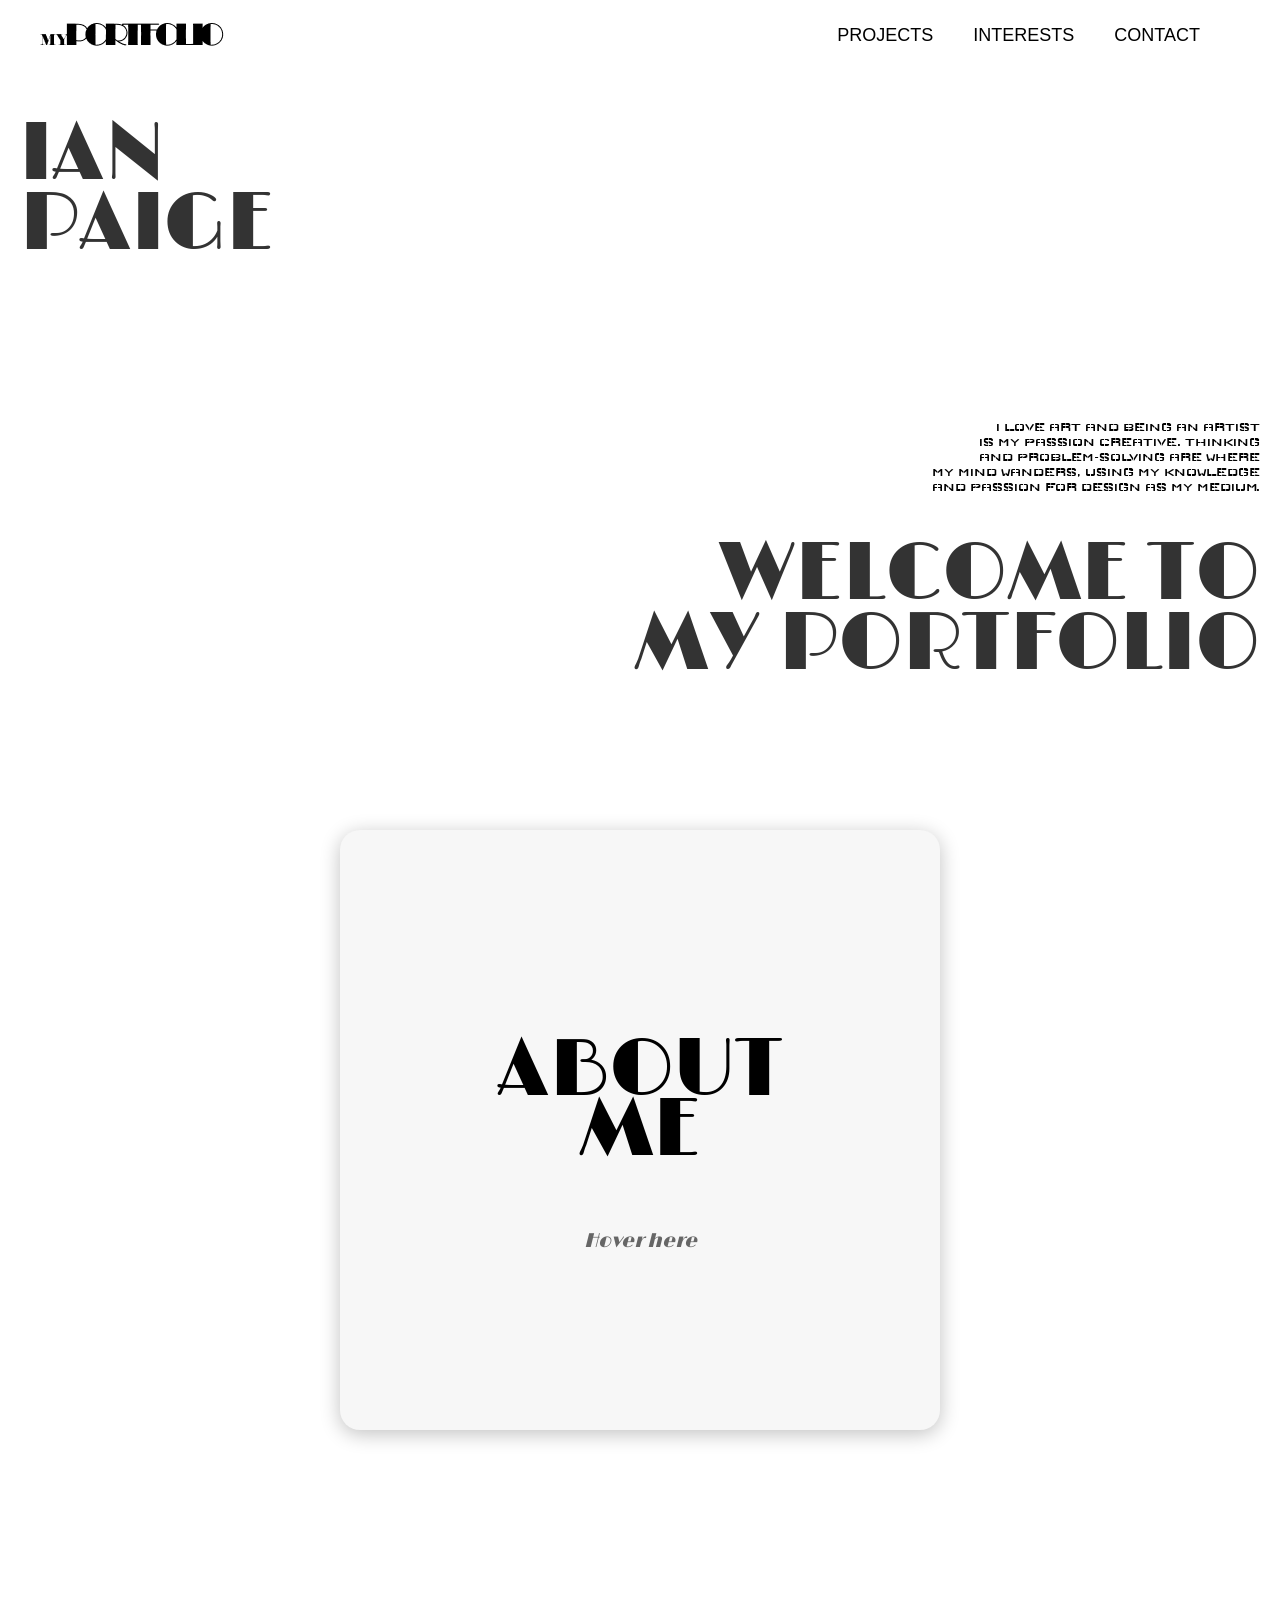
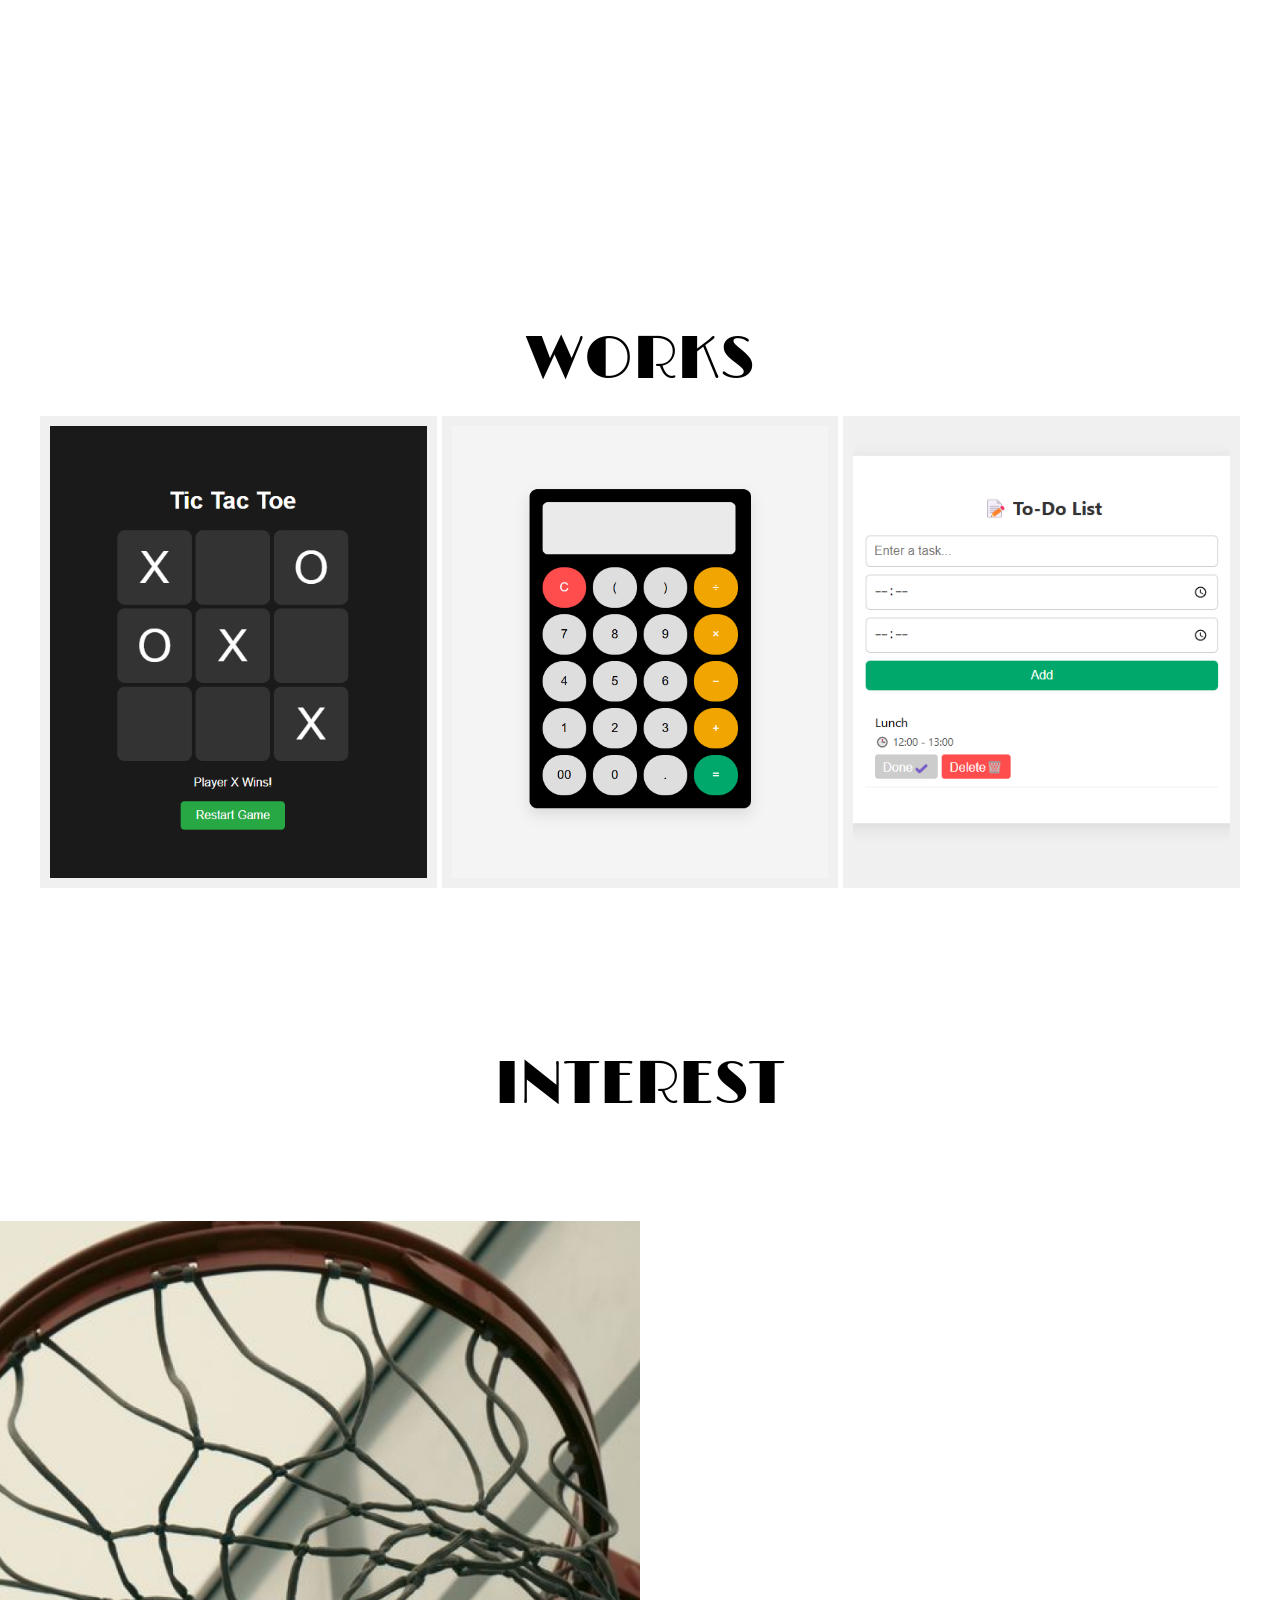
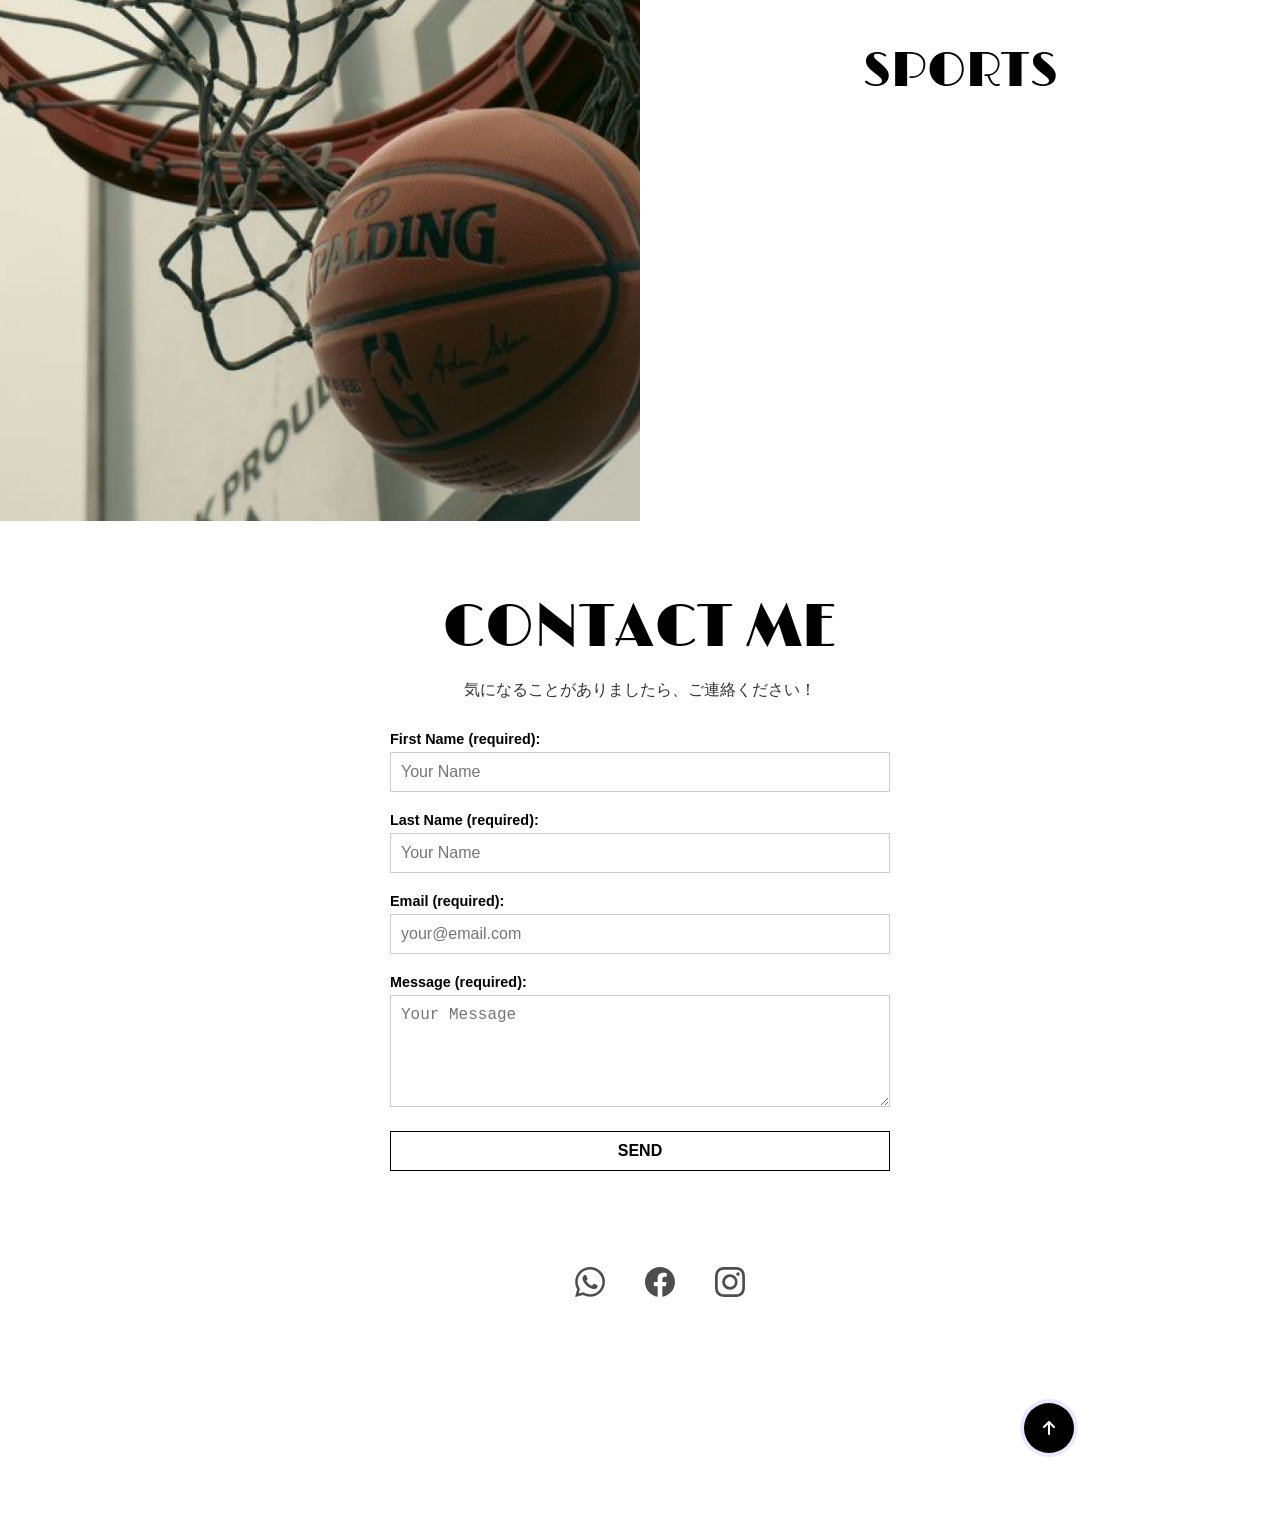
<file: index.html>
<!DOCTYPE html>
<html lang="en">
<head>
  <meta charset="UTF-8" />
  <meta name="viewport" content="width=device-width, initial-scale=1.0"/>
  <title>Portfolio</title>
  <link rel="stylesheet" href="portfolio.css" />

  <link rel="preconnect" href="https://fonts.googleapis.com">
<link rel="preconnect" href="https://fonts.gstatic.com" crossorigin>
<link href="https://fonts.googleapis.com/css2?family=Rubik:ital,wght@0,300..900;1,300..900&family=Saira+Extra+Condensed:wght@100;200;300;400;500;600;700;800;900&display=swap" rel="stylesheet">

<link rel="preconnect" href="https://fonts.googleapis.com">
<link rel="preconnect" href="https://fonts.gstatic.com" crossorigin>
<link href="https://fonts.googleapis.com/css2?family=Limelight&display=swap" rel="stylesheet">

<link rel="preconnect" href="https://fonts.googleapis.com">
<link rel="preconnect" href="https://fonts.gstatic.com" crossorigin>
<link href="https://fonts.googleapis.com/css2?family=Limelight&family=Saira+Extra+Condensed:wght@100;200;300;400;500;600;700;800;900&display=swap" rel="stylesheet">

<link rel="preconnect" href="https://fonts.googleapis.com">
<link rel="preconnect" href="https://fonts.gstatic.com" crossorigin>
<link href="https://fonts.googleapis.com/css2?family=Abril+Fatface&display=swap" rel="stylesheet">

<link rel="preconnect" href="https://fonts.googleapis.com">
<link rel="preconnect" href="https://fonts.gstatic.com" crossorigin>
<link href="https://fonts.googleapis.com/css2?family=Limelight&display=swap" rel="stylesheet">

<link rel="preconnect" href="https://fonts.googleapis.com">
<link rel="preconnect" href="https://fonts.gstatic.com" crossorigin>
<link href="https://fonts.googleapis.com/css2?family=Wallpoet&display=swap" rel="stylesheet">

<link rel="preconnect" href="https://fonts.googleapis.com">
<link rel="preconnect" href="https://fonts.gstatic.com" crossorigin>
<link href="https://fonts.googleapis.com/css2?family=Noto+Sans+JP:wght@100..900&family=Zen+Antique+Soft&display=swap" rel="stylesheet">

</head>
<body>
  <header id="topper">
    <section class="top">
      <a href="index.html#topper" class="logo-link">
        <img class="logo slide-left" src="images/LOGO1.png" alt="LOGO">
    </a>

      <button class="hamburger" id="hamburger">
          ☰
      </button>

      <nav class="nav slide-right" id="nav">
          <a href="index.html#work">PROJECTS</a>
          <a href="tryinterest.html">INTERESTS</a>
          <a href="portfolio.html#contact-me">CONTACT</a>
      </nav>

    </section>   
  </header>

  <section id="fade">
    <p class="top-left">IAN<br>   PAIGE <br>
    </p>
    <p class="bottom-right-top">I LOVE ART AND BEING AN ARTIST <br>IS MY PASSION CREATIVE. THINKING <br>AND PROBLEM-SOLVING ARE WHERE <br>MY MIND WANDERS, USING MY KNOWLEDGE <br>AND PASSION FOR DESIGN AS MY MEDIUM.</p>
    <p class="bottom-right">WELCOME TO<br>MY PORTFOLIO</p>
  </section>

  <!-- <section class="work" id="work">
    <h2 class="work-title">FEATURES</h2>
    <div class="grid">
      <div class="card">
        <a href="tryabout.html">
          <img src="images/me.png" alt="About Me" />
          <p class="card-text">ABOUT ME</p>
        </a>
      </div>
      <div class="card">
        <a href="projects.html">
          <img src="images/work.png" alt="Projects" />
          <p class="card-text">PROJECTS</p>
        </a>
      </div>
      <div class="card">
        <a href="tryinterest.html">
          <img src="images/int.png" alt="Interests" />
          <p class="card-text">INTERESTS</p>
        </a>
      </div>
    </div>
  </section> -->

  

  <div class="about-card">
    <div class="card-inner" onclick="this.classList.toggle('flipped')">
  <div class="card-front">
    <div class="front-content">
    <h1 class="vertical-text">
      ABOUT <br> ME 
    </h1>
    <p class="click-hint">Hover here</p>
  </div>
  </div>
      <div class="card-back">
    <p class="about-text">
        私の名前はイアンです。2004年1月2日生まれです。  
        インターナショナルスクールにプレ幼稚園から中学校まで通い、その後、ビルマの学校を卒業しました。  
        卒業後、日本に行くことを決め、日本語を学び始めました。そして、2020年12月に日本に来ました。

        絵を描くことが好きで、暇な時間があれば絵を描いています。  
        最初はアーティストになりたいと思っていましたが、生計を立てる自信がなく、WEBデザインを選びました。  
        かっこいいデザインやアニメーションのあるウェブサイトに魅力を感じ、私も人を惹きつけるウェブサイトを作りたいと思いました。

       東京ビジネスアカデミーに入学してから、プログラミングやWEBデザインを学び、とても興味を持つようになりました。
       そこから、フロントエンドだけでなく、バックエンドも開発できるエンジニアになりたいと思うようになりました。
       新しいことを学ぶのは大変でしたが、挑戦する気持ちを大切にしながら努力してきました。
    </p>
  </div>
    </div>
  </div>
<section class="details">
  <section>
    <div class="detail">
      <h2>夢と目標</h2>
      <p>
        ウェブデザイナーになることが私の夢です。  
        フロントエンドだけでなく、バックエンドのスキルも身につけ、ウェブ開発の知識をもっと深めたいです。  
        そして、将来はさまざまなデザイン分野にも挑戦したいです。
    </div>
  
    <div class="detail">
      <h2>モチベーション</h2>
      <p>
        かっこいいウェブサイトを見ることが、私のモチベーションにつながっています。
        また、良いデザイナーとして認められたいという思いも、私を頑張らせています。
    </div>
  
    <div class="detail">
      <h2>自己PR</h2>
      <p>
        私は、どんな問題に直面しても、冷静に状況を見て、解決方法を考えることができます。
        また、コミュニケーション力を活かして、どんな環境でもすぐに馴染み、周りの人と協力することができます。
        そして、常に新しいことを学び、さまざまなことに挑戦したいという気持ちを持っています。
      </p>
    </div>
  </section>
  

<section class="work" id="work">
  <h2 class="work-title">WORKS</h2>
  <div class="grid">

    <div class="card">
      <a href="TTT.html">
        <img src="images/TTT.png" alt="SPACEWAR" />
        <p class="card-text">Tic-Tac-Tie <br>JavaScript を使いました <br>AI　も使いました </p>
      </a>
    </div>
    
    <div class="card">
      <a href="calculator.html">
        <img src="images/Calculator.png" alt="CALCULATOR" />
        <p class="card-text">CALCULATOR <br>JavaScript を使いました <br>AI　も使いました </p>
      </a>
    </div>

    <div class="card">
      <a href="todolist.html">
        <img src="images/Todolist.png" alt="To do list" />
        <p class="card-text">TO Do List <br>JavaScript を使いました <br>AI　も使いました </p>
      </a>
    </div>

  </div>
</section>
  
  
  
  <!-- <section class="work" id="work">
    <h2 class="work-title">FEATURES</h2>
    <div class="grid">
      <div class="card">
        <a href="tryabout.html">
        <img src="images/me.png" alt="About Me" />
        <p>ABOUT ME</p>
      </a>
      </div>
      <div class="card">
        <a href="">
        <img src="images/work.png" alt="Projects" />
        <p>PROJECTS</p>
      </a>
      </div>
      <div class="card">
        <a href="tryinterest.html">
        <img src="images/int.png" alt="Interests" />
        <p>INTERESTS</p>
      </a>
      </div>
    </div>
  </section> -->
      <a class="int-java" href="tryinterest.html">
        <h2 class="Int">INTEREST</h2>
        <div class="interest-section">
          <div class="interest-image">
            <img id="interest-img" src="images/ART9.png" alt="Interest Image">
          </div>
          <div class="interest-text">
            <p id="interest-text">ART</p>
          </div>
        </div>
      </a>

  <footer>
  
    <section id="contact-me">
      <h2>CONTACT ME</h2>
      <p>気になることがありましたら、ご連絡ください！</p>
      <form class="contact-form" action="#" method="post">
        <div class="form-group">
          <label for="name">First Name (required):</label>
          <input type="text" id="name" name="name" placeholder="Your Name" required>
        </div>
        <div class="form-group">
          <label for="name">Last Name (required):</label>
          <input type="text" id="name" name="name" placeholder="Your Name" required>
        </div>
        <div class="form-group">
          <label for="email">Email (required):</label>
          <input type="email" id="email" name="email" placeholder="your@email.com" required>
        </div>
        <div class="form-group">
          <label for="message">Message (required):</label>
          <textarea id="message" name="message" placeholder="Your Message" rows="5" required></textarea>
        </div>
        <button type="submit" class="contact-button">SEND</button>
    </form>
      <!-- From Uiverse.io by adamgiebl --> 

    </section>

    <ul class="example-2">
      <li class="icon-content">
        <a
          data-social="whatsapp"
          aria-label="Whatsapp"
          href="https://line.me/ti/p/FRUZ55Dk2A"
        >
          <div class="filled"></div>
          <svg
            xml:space="preserve"
            viewBox="0 0 24 24"
            class="bi bi-whatsapp"
            fill="currentColor"
            height="24"
            width="24"
            xmlns="http://www.w3.org/2000/svg"
          >
            <path
              fill="currentColor"
              d="M17.472 14.382c-.297-.149-1.758-.867-2.03-.967-.273-.099-.471-.148-.67.15-.197.297-.767.966-.94 1.164-.173.199-.347.223-.644.075-.297-.15-1.255-.463-2.39-1.475-.883-.788-1.48-1.761-1.653-2.059-.173-.297-.018-.458.13-.606.134-.133.298-.347.446-.52.149-.174.198-.298.298-.497.099-.198.05-.371-.025-.52-.075-.149-.669-1.612-.916-2.207-.242-.579-.487-.5-.669-.51-.173-.008-.371-.01-.57-.01-.198 0-.52.074-.792.372-.272.297-1.04 1.016-1.04 2.479 0 1.462 1.065 2.875 1.213 3.074.149.198 2.096 3.2 5.077 4.487.709.306 1.262.489 1.694.625.712.227 1.36.195 1.871.118.571-.085 1.758-.719 2.006-1.413.248-.694.248-1.289.173-1.413-.074-.124-.272-.198-.57-.347m-5.421 7.403h-.004a9.87 9.87 0 01-5.031-1.378l-.361-.214-3.741.982.998-3.648-.235-.374a9.86 9.86 0 01-1.51-5.26c.001-5.45 4.436-9.884 9.888-9.884 2.64 0 5.122 1.03 6.988 2.898a9.825 9.825 0 012.893 6.994c-.003 5.45-4.437 9.884-9.885 9.884m8.413-18.297A11.815 11.815 0 0012.05 0C5.495 0 .16 5.335.157 11.892c0 2.096.547 4.142 1.588 5.945L.057 24l6.305-1.654a11.882 11.882 0 005.683 1.448h.005c6.554 0 11.89-5.335 11.893-11.893a11.821 11.821 0 00-3.48-8.413Z"
            ></path>
          </svg>
        </a>
        <div class="tooltip">Line</div>
      </li>
      <li class="icon-content">
        <a
          data-social="facebook"
          aria-label="Facebook"
          href="https://www.facebook.com/share/1ALXVLKxtC/?mibextid=LQQJ4d"
        >
          <div class="filled"></div>
          <svg
            xml:space="preserve"
            viewBox="0 0 24 24"
            class="bi bi-facbook"
            fill="currentColor"
            height="24"
            width="24"
            xmlns="http://www.w3.org/2000/svg"
          >
            <path
              fill="currentColor"
              d="M23.9981 11.9991C23.9981 5.37216 18.626 0 11.9991 0C5.37216 0 0 5.37216 0 11.9991C0 17.9882 4.38789 22.9522 10.1242 23.8524V15.4676H7.07758V11.9991H10.1242V9.35553C10.1242 6.34826 11.9156 4.68714 14.6564 4.68714C15.9692 4.68714 17.3424 4.92149 17.3424 4.92149V7.87439H15.8294C14.3388 7.87439 13.8739 8.79933 13.8739 9.74824V11.9991H17.2018L16.6698 15.4676H13.8739V23.8524C19.6103 22.9522 23.9981 17.9882 23.9981 11.9991Z"
            ></path>
          </svg>
        </a>
        <div class="tooltip">Facebook</div>
      </li>
      <li class="icon-content">
        <a
          data-social="instagram"
          aria-label="Instagram"
          href="https://www.instagram.com/itz_ian.paige?igsh=MTF6aWR4cXloMjVsNA%3D%3D&utm_source=qr"
        >
          <div class="filled"></div>
          <svg
            xml:space="preserve"
            viewBox="0 0 16 16"
            class="bi bi-instagram"
            fill="currentColor"
            height="16"
            width="16"
            xmlns="http://www.w3.org/2000/svg"
          >
            <path
              fill="currentColor"
              d="M8 0C5.829 0 5.556.01 4.703.048 3.85.088 3.269.222 2.76.42a3.9 3.9 0 0 0-1.417.923A3.9 3.9 0 0 0 .42 2.76C.222 3.268.087 3.85.048 4.7.01 5.555 0 5.827 0 8.001c0 2.172.01 2.444.048 3.297.04.852.174 1.433.372 1.942.205.526.478.972.923 1.417.444.445.89.719 1.416.923.51.198 1.09.333 1.942.372C5.555 15.99 5.827 16 8 16s2.444-.01 3.298-.048c.851-.04 1.434-.174 1.943-.372a3.9 3.9 0 0 0 1.416-.923c.445-.445.718-.891.923-1.417.197-.509.332-1.09.372-1.942C15.99 10.445 16 10.173 16 8s-.01-2.445-.048-3.299c-.04-.851-.175-1.433-.372-1.941a3.9 3.9 0 0 0-.923-1.417A3.9 3.9 0 0 0 13.24.42c-.51-.198-1.092-.333-1.943-.372C10.443.01 10.172 0 7.998 0zm-.717 1.442h.718c2.136 0 2.389.007 3.232.046.78.035 1.204.166 1.486.275.373.145.64.319.92.599s.453.546.598.92c.11.281.24.705.275 1.485.039.843.047 1.096.047 3.231s-.008 2.389-.047 3.232c-.035.78-.166 1.203-.275 1.485a2.5 2.5 0 0 1-.599.919c-.28.28-.546.453-.92.598-.28.11-.704.24-1.485.276-.843.038-1.096.047-3.232.047s-2.39-.009-3.233-.047c-.78-.036-1.203-.166-1.485-.276a2.5 2.5 0 0 1-.92-.598 2.5 2.5 0 0 1-.6-.92c-.109-.281-.24-.705-.275-1.485-.038-.843-.046-1.096-.046-3.233s.008-2.388.046-3.231c.036-.78.166-1.204.276-1.486.145-.373.319-.64.599-.92s.546-.453.92-.598c.282-.11.705-.24 1.485-.276.738-.034 1.024-.044 2.515-.045zm4.988 1.328a.96.96 0 1 0 0 1.92.96.96 0 0 0 0-1.92m-4.27 1.122a4.109 4.109 0 1 0 0 8.217 4.109 4.109 0 0 0 0-8.217m0 1.441a2.667 2.667 0 1 1 0 5.334 2.667 2.667 0 0 1 0-5.334"
            ></path>
          </svg>
        </a>
        <div class="tooltip">Instagram</div>
      </li>
  </ul>
   <!-- From Uiverse.io by vinodjangid07 --> 
   <a href="index.html#topper">
  <button class="button">
    <svg class="svgIcon" viewBox="0 0 384 512">
      <path
        d="M214.6 41.4c-12.5-12.5-32.8-12.5-45.3 0l-160 160c-12.5 12.5-12.5 32.8 0 45.3s32.8 12.5 45.3 0L160 141.2V448c0 17.7 14.3 32 32 32s32-14.3 32-32V141.2L329.4 246.6c12.5 12.5 32.8 12.5 45.3 0s12.5-32.8 0-45.3l-160-160z"
      ></path>
    </svg>
  </button>
  </a>

  </footer>


  <script src="portfolio.js"></script>
</body>
</html>
</file>
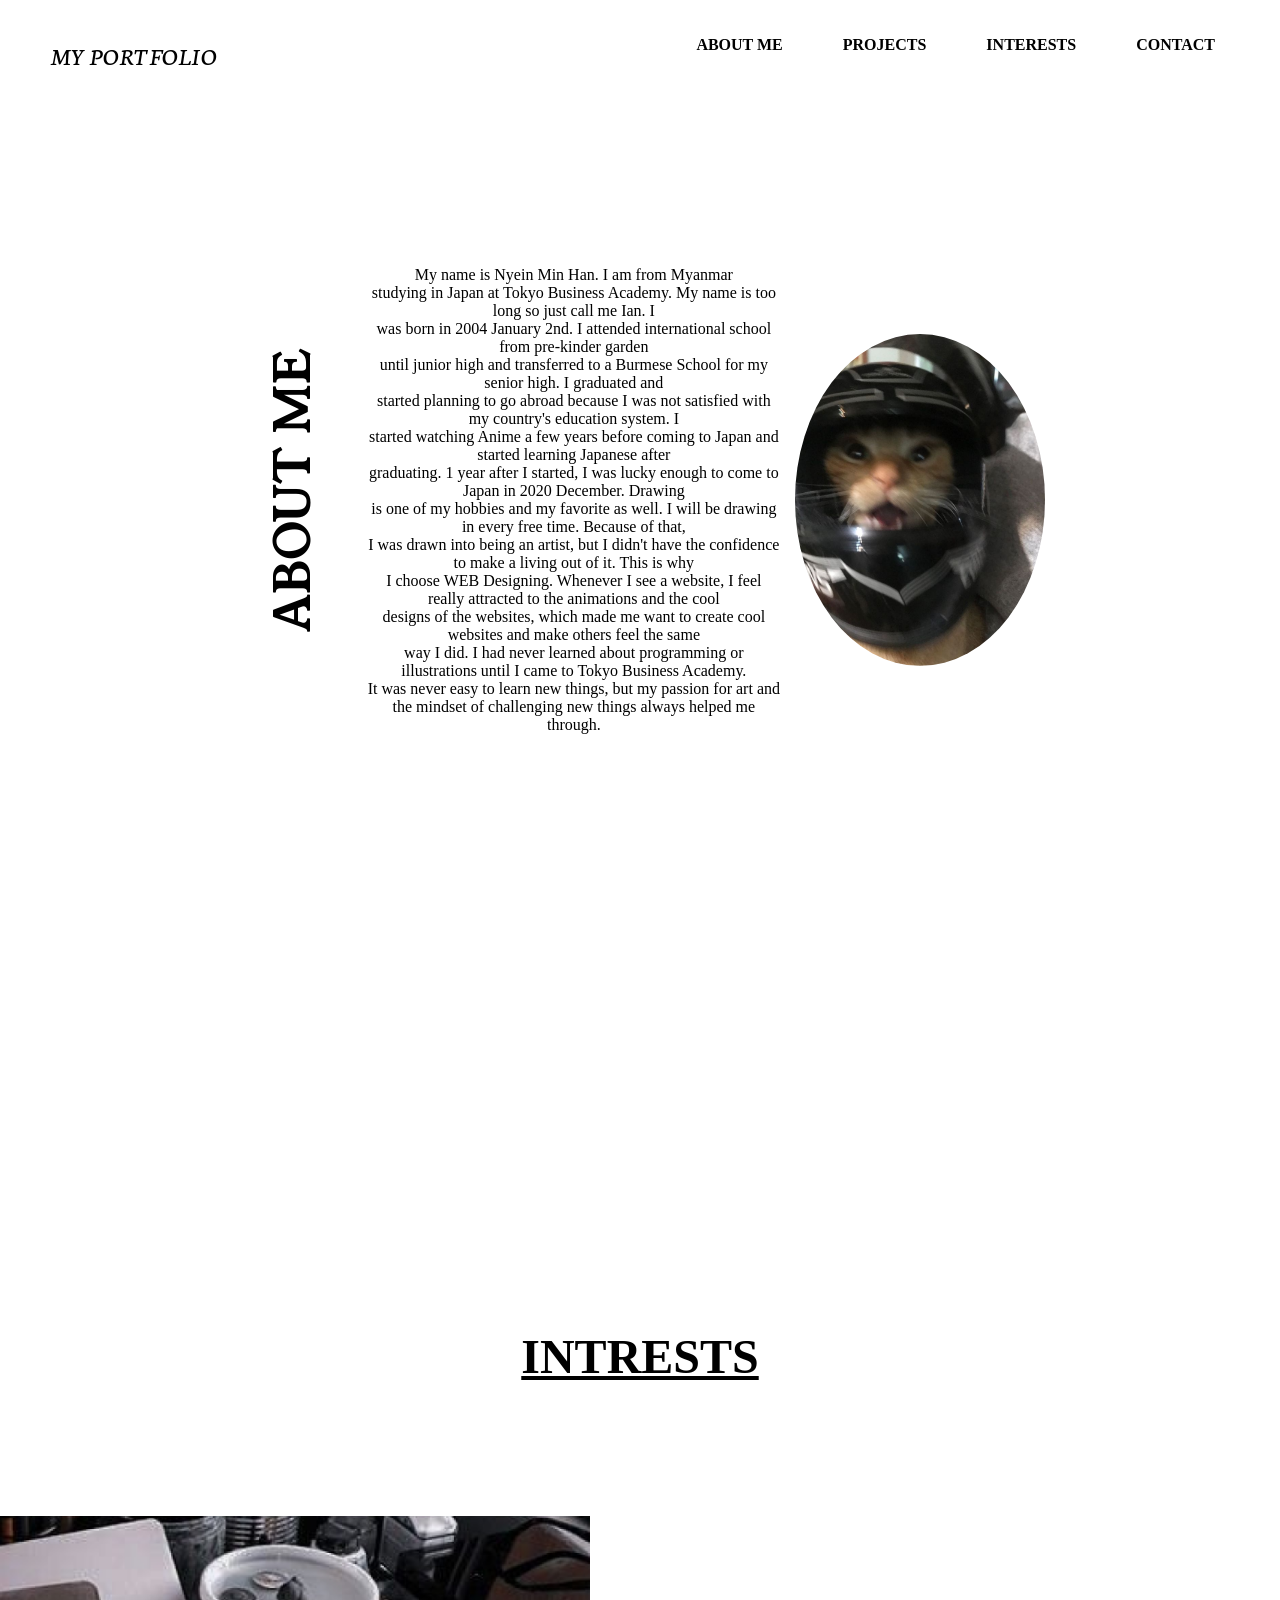
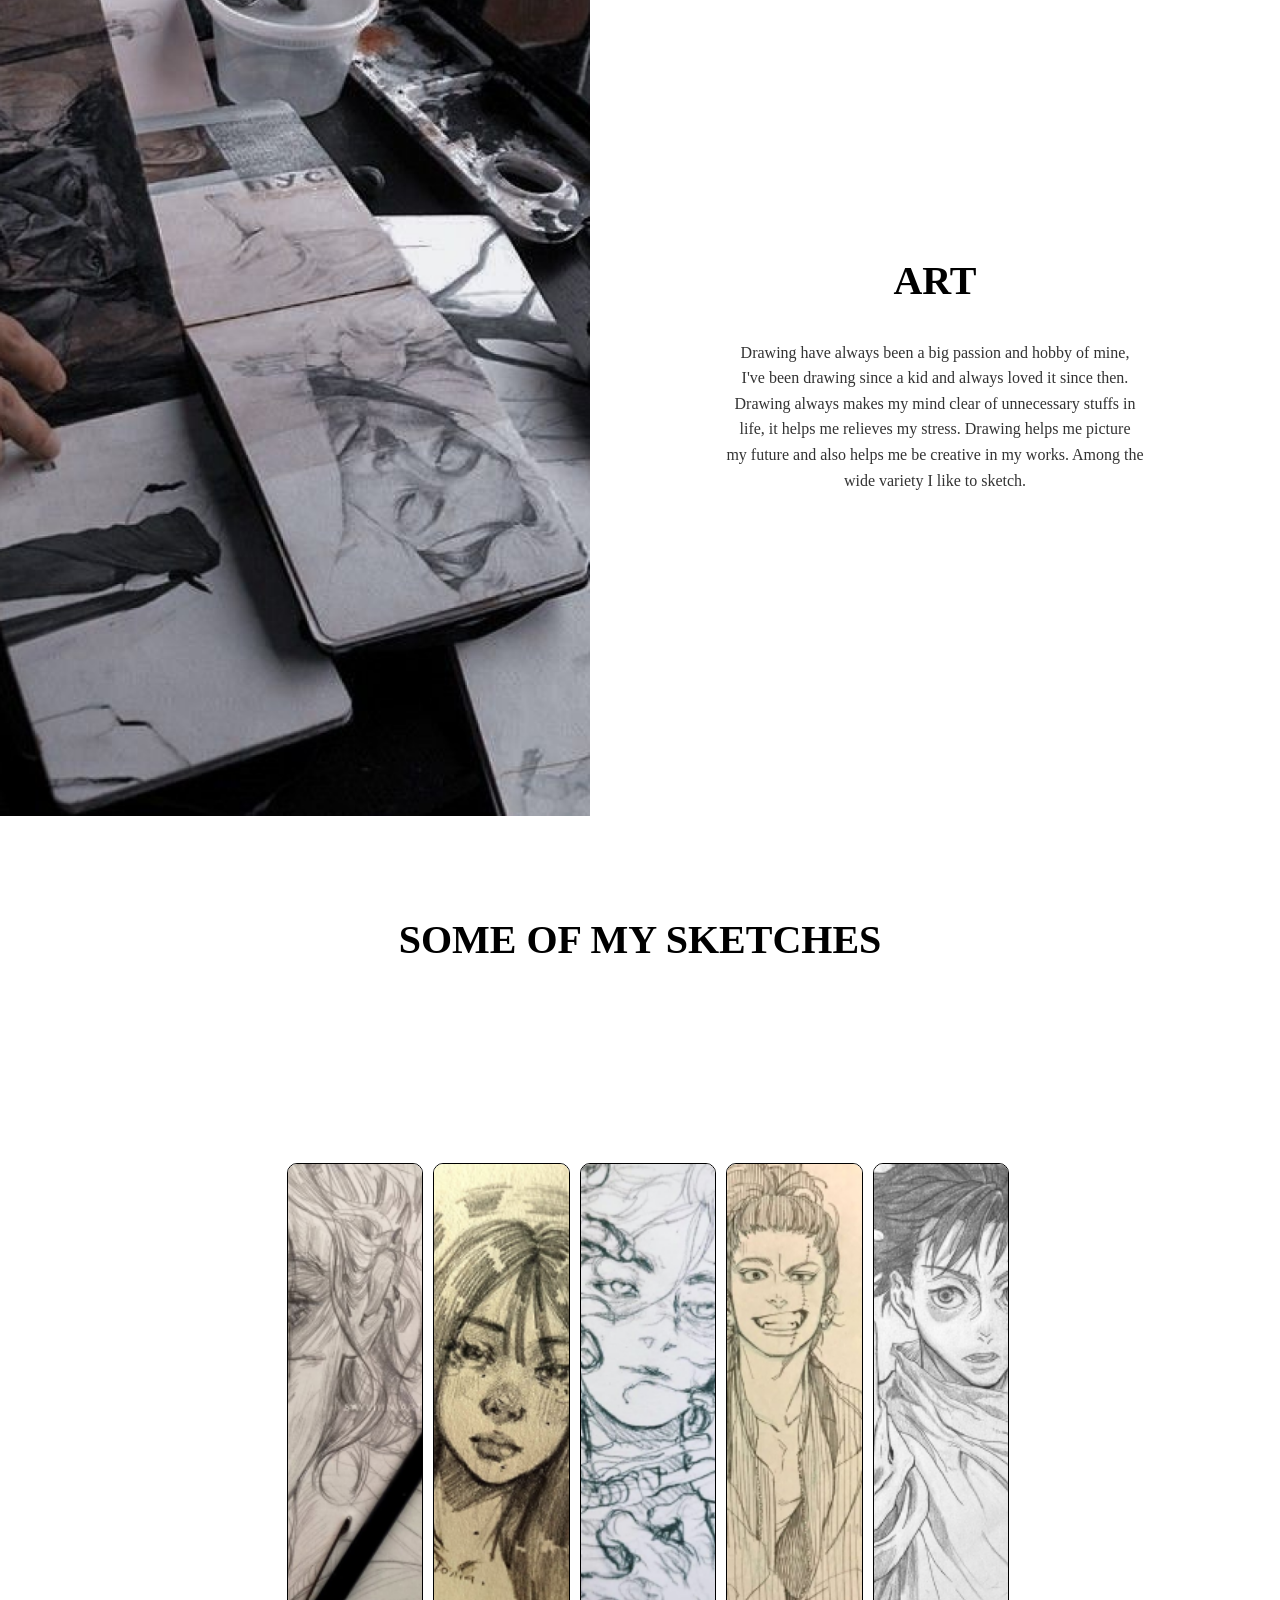
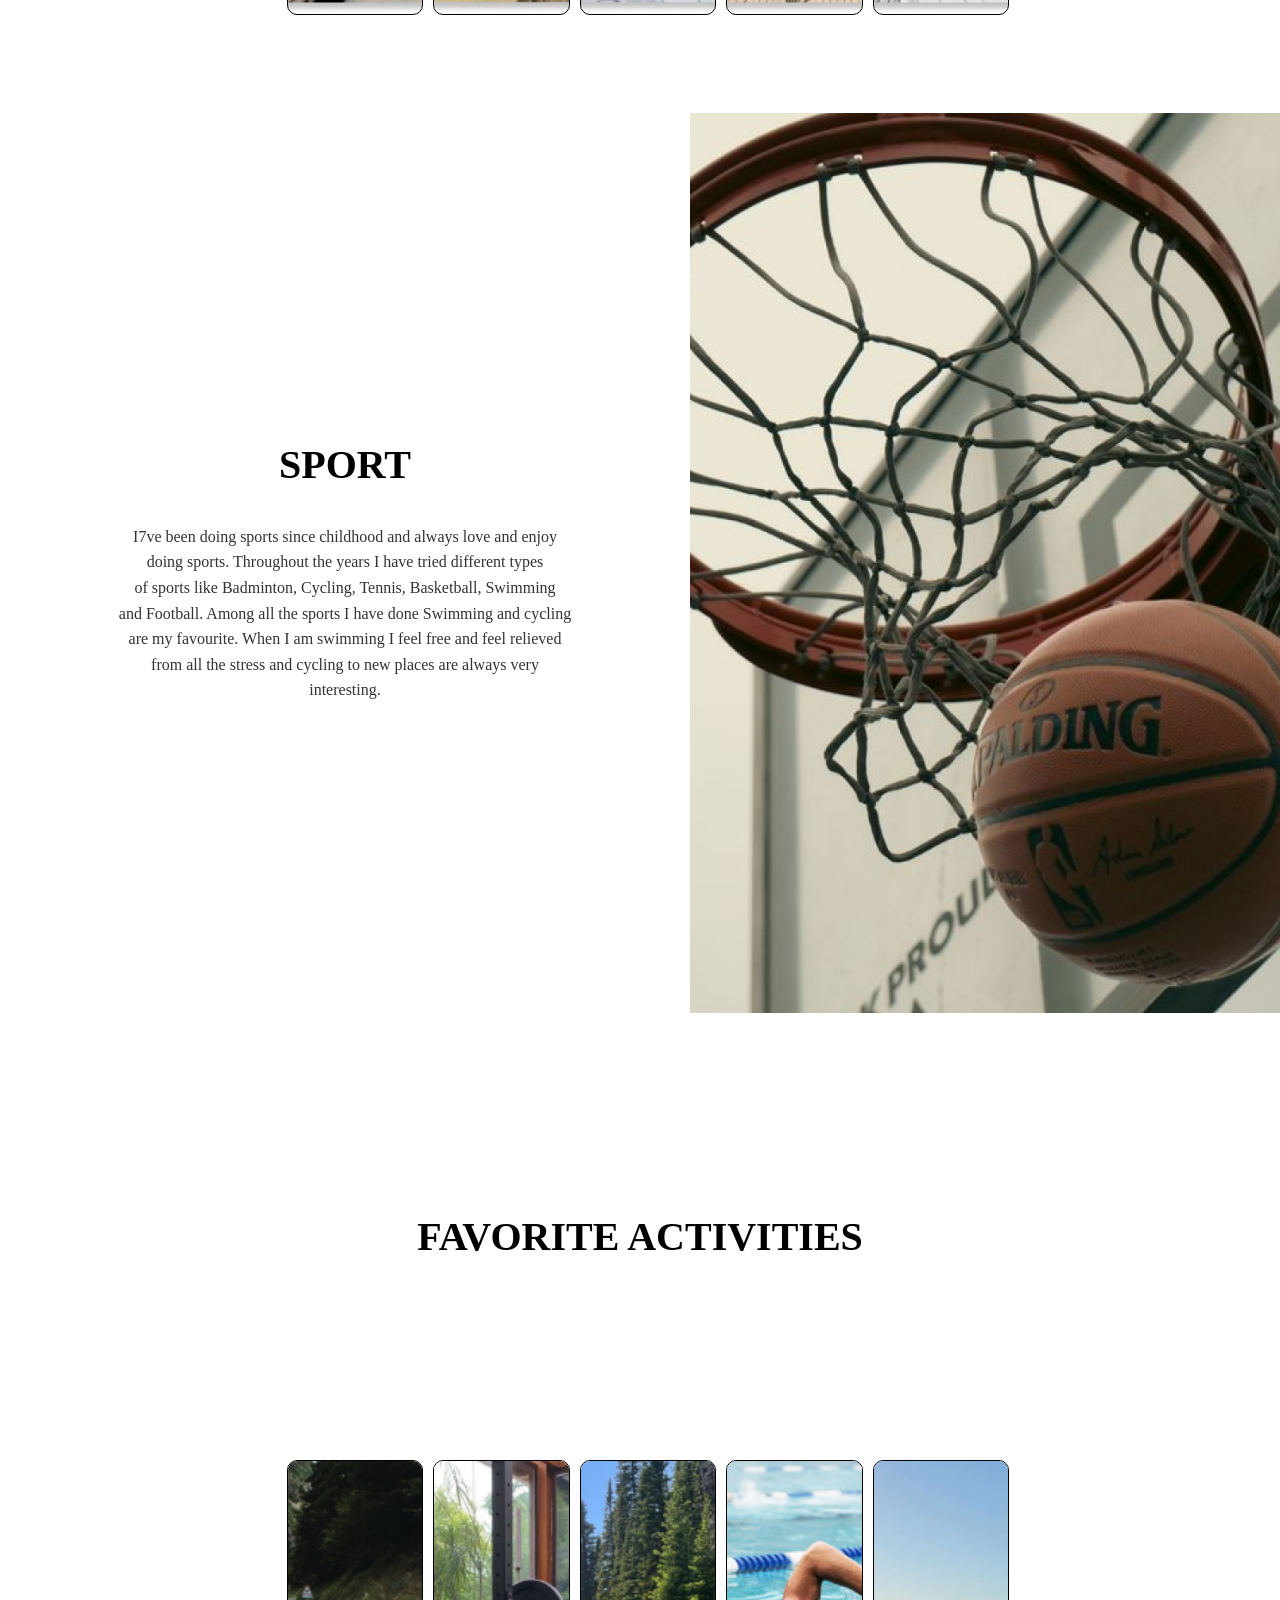
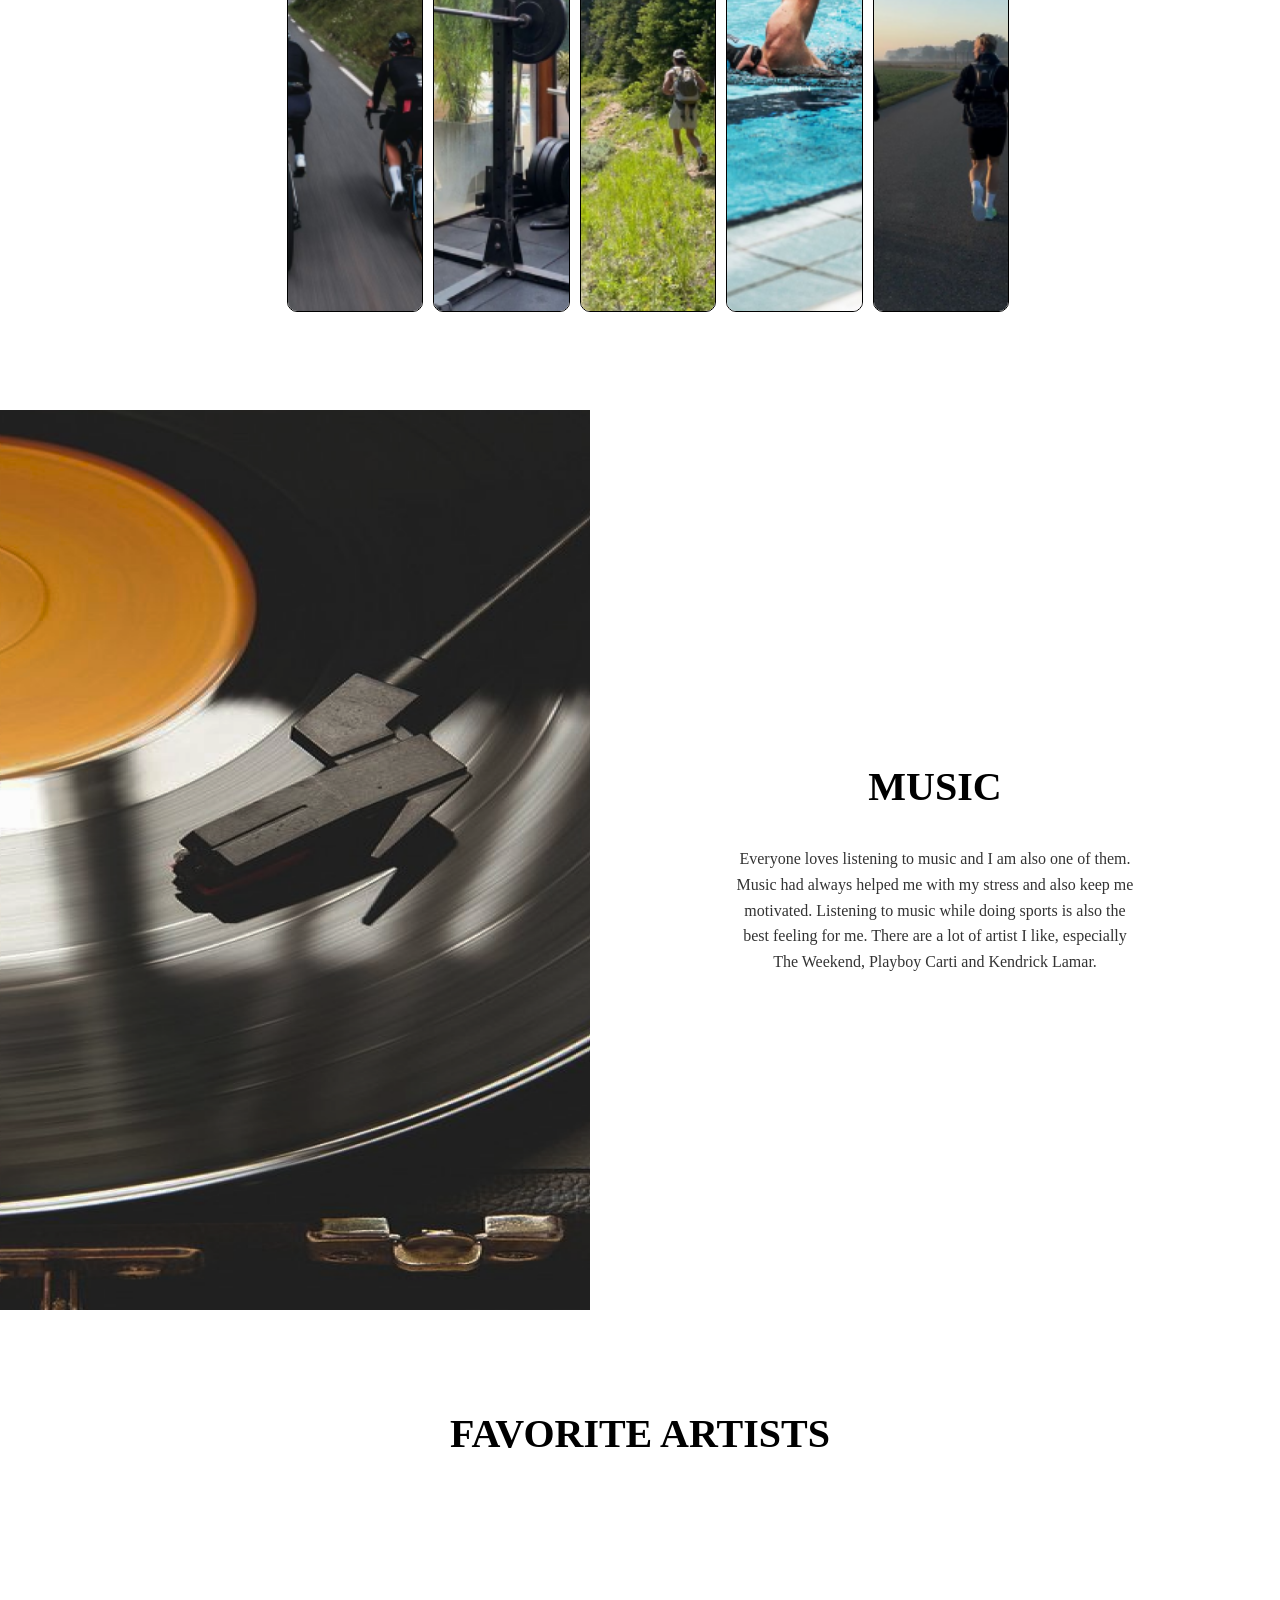
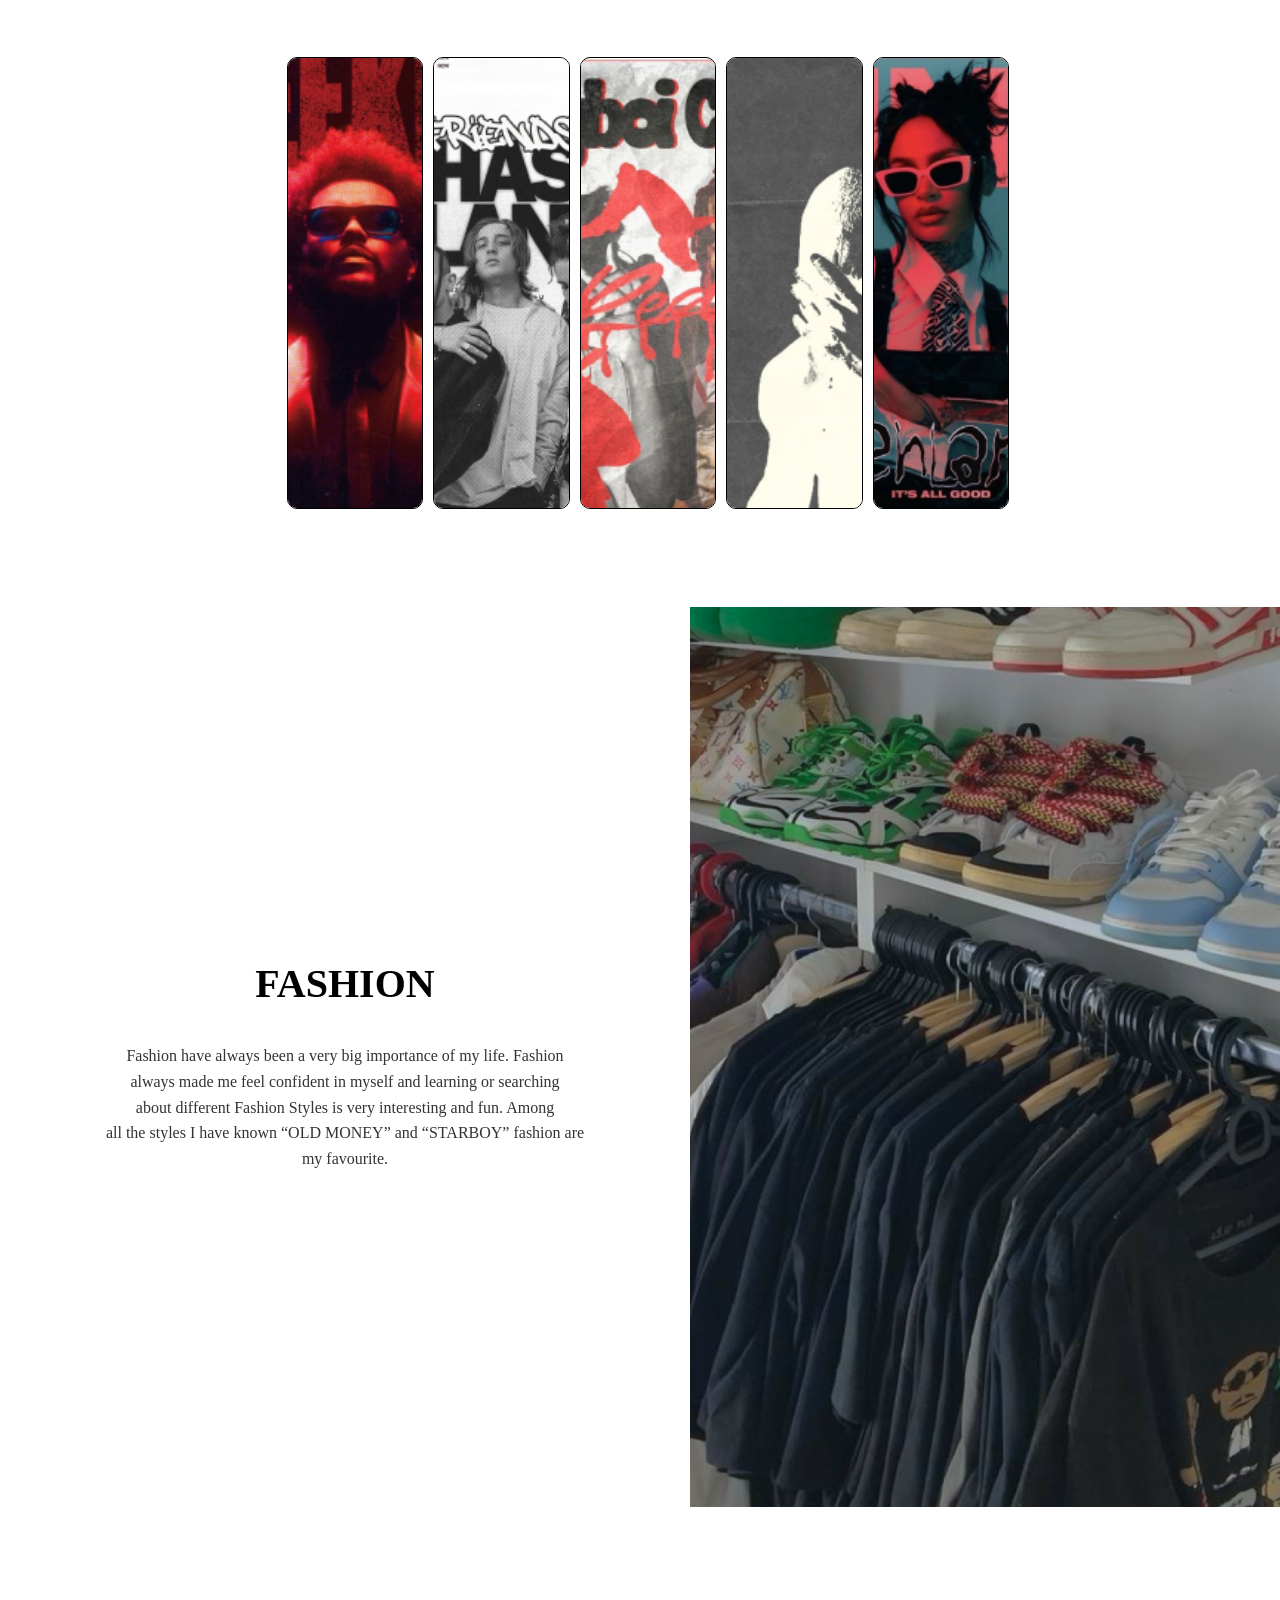
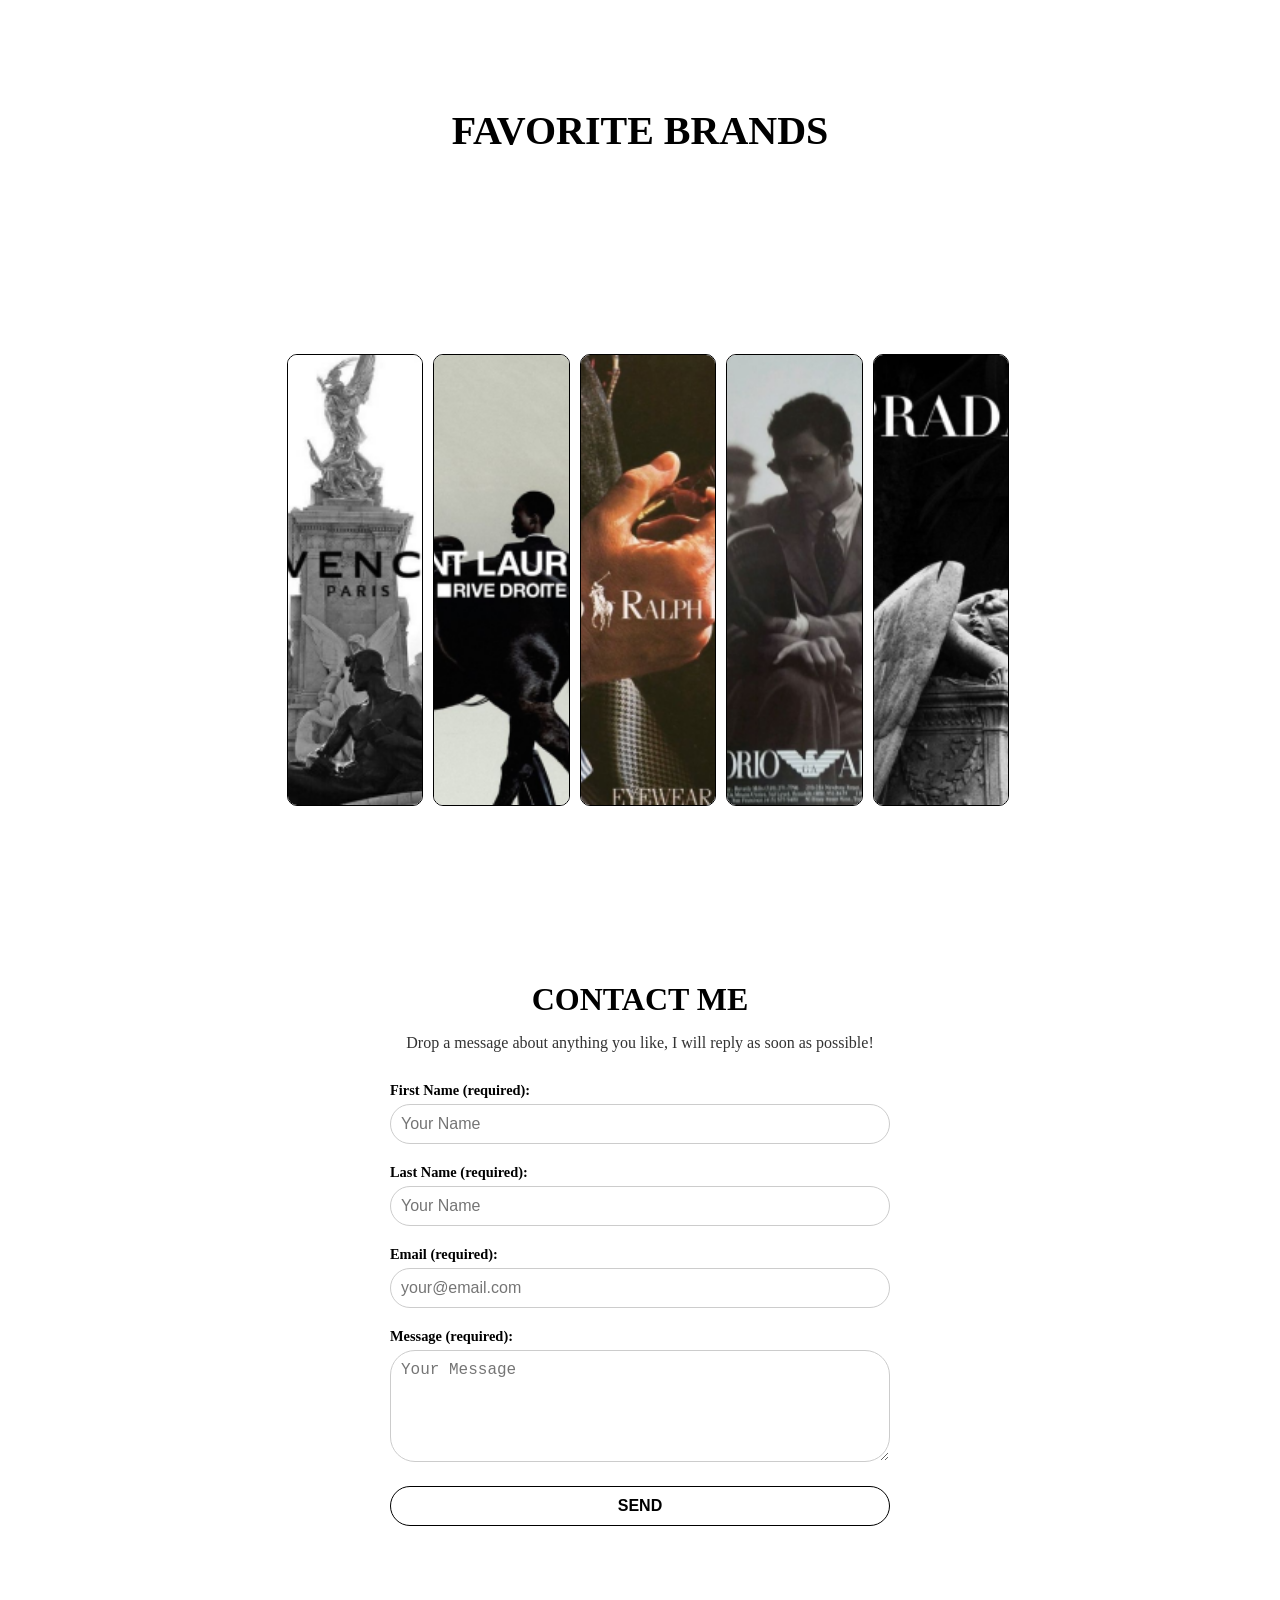
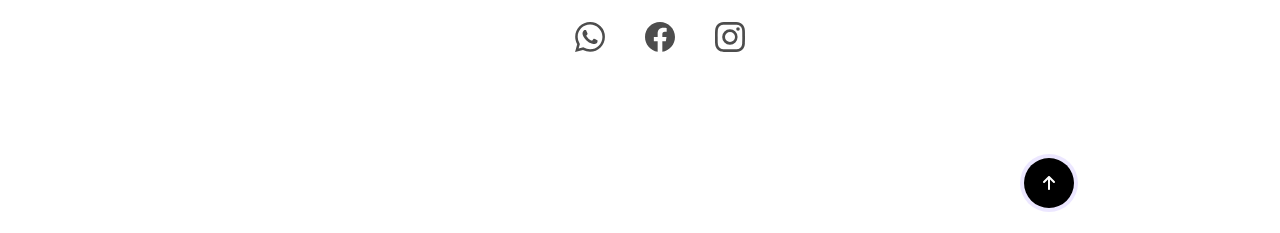
<file: about_me.html>
<!DOCTYPE html>
<html lang="ja">
<head>
    <meta charset="UTF-8">
    <meta name="viewport" content="width=device-width, initial-scale=1.0">

    <link rel="preconnect" href="https://fonts.googleapis.com">
<link rel="preconnect" href="https://fonts.gstatic.com" crossorigin>
<link href="https://fonts.googleapis.com/css2?family=Comme:wght@100..900&family=DM+Serif+Text:ital@0;1&family=Neuton:ital,wght@0,200;0,300;0,400;0,700;0,800;1,400&family=Oswald:wght@200..700&family=Young+Serif&display=swap" rel="stylesheet">

    <link rel="preconnect" href="https://fonts.googleapis.com">
    <link rel="preconnect" href="https://fonts.gstatic.com" crossorigin>
    <link href="https://fonts.googleapis.com/css2?family=Great+Vibes&family=Neuton:ital,wght@0,200;0,300;0,400;0,700;0,800;1,400&family=Oswald:wght@200..700&family=Young+Serif&display=swap" rel="stylesheet">

    <link rel="preconnect" href="https://fonts.googleapis.com">
    <link rel="preconnect" href="https://fonts.gstatic.com" crossorigin>
    <link href="https://fonts.googleapis.com/css2?family=Neuton:ital,wght@0,200;0,300;0,400;0,700;0,800;1,400&family=Oswald:wght@200..700&family=Young+Serif&display=swap" rel="stylesheet">

    <link rel="preconnect" href="https://fonts.googleapis.com">
<link rel="preconnect" href="https://fonts.gstatic.com" crossorigin>
<link href="https://fonts.googleapis.com/css2?family=Comme:wght@100..900&family=Neuton:ital,wght@0,200;0,300;0,400;0,700;0,800;1,400&family=Oswald:wght@200..700&family=Young+Serif&display=swap" rel="stylesheet">

    <link rel="stylesheet" href="about me style.css">
    <title>Portfolio</title>
</head>

<body>
  <header id="main-header">
    <nav class="navbar">
      <h1>MY PORTFOLIO</h1>
      <ul class="nav-links">
        <li><a href="#about">ABOUT ME</a></li>
        <li><a href="index.html">PROJECTS</a></li>
        <li><a href="about_me.html#page-title">INTERESTS</a></li>
        <li><a href="about_me.html#contact-me">CONTACT</a></li>
      </ul>
    </nav>
  </header>
  <section id="about-me">
    <div class="about-container">
      <div class="left-column hidden" id="text">
        <h1 class="vertical-text">ABOUT ME</h1>
        <p class="about-text">
            My name is Nyein Min Han. I am from Myanmar <br>
            studying in Japan at Tokyo Business Academy.
            My name is too long so just call me Ian. I <br>
            was born in 2004 January 2nd. I attended 
            international school from pre-kinder garden <br>
            until junior high and transferred to a Burmese
            School for my senior high. I graduated and <br>
            started planning to go abroad because I was not 
            satisfied with my country's education system. I <br>
            started watching Anime a few years before coming 
            to Japan and started learning Japanese after <br>
            graduating. 1 year after I started, I was lucky 
            enough to come to Japan in 2020 December. Drawing <br>
            is one of my hobbies and my favorite as well. I 
            will be drawing in every free time. Because of that,<br>
            I was drawn into being an artist, but I didn't have 
            the confidence to make a living out of it. This is why <br>
            I choose WEB Designing. Whenever I see a website, I 
            feel really attracted to the animations and the cool <br>
            designs of the websites, which made me want to create 
            cool websites and make others feel the same <br>way I did. 
            I had never learned about programming or illustrations 
            until I came to Tokyo Business Academy.<br> It was never easy
            to learn new things, but my passion for art and the mindset 
            of challenging new things always helped me through.
        </p>
      </div>
      <div class="right-column hidden" id="image">
        <img src="images/me.png" alt="About Me Image" class="about-image">
      </div>
    </div>

      <div class="detail">
        <h2>DREAMS & AMBITIONS</h2>
        <p>
          Becoming a web designer has been my dream job. But aside from that, I wanted to challenge different types of design work like illustrations, digital artwork, layout design, and logo designs. Traveling to different parts of the world is also one of my big dreams. Paris, London, and Spain are the first three places on this list.
        </p>
      </div>
  
      <div class="detail">
        <h2>MOTIVATION</h2>
        <p>
          Learning and watching cool websites always keep me motivated. The urge of wanting to be acknowledged as a good designer also keeps me motivated. I don’t like working out a lot and have done less fitness work. When I came to workout at the gym during fitness week, I motivated others with great physical training and giving motivational advice.
        </p>
      </div>
  
      <div class="detail">
        <h2>COMMUNICATION SKILLS</h2>
        <p>
          I was always shy about starting a conversation and was always bad at carrying on a conversation, until I came to Japan. I started working on my communication skills. It helped me a lot and I am able to start and carry on a conversation without any problem now. Not only that, I was also able to learn business and negotiation skills.
        </p>
      </div>
    
  </section>

<div id="page-title">
  <h1 class="pg-title">INTRESTS</h1>
</div>

  <section id="image-title-section">
    <div class="image-container">
      <img src="images/ART9.png" alt="Huge Picture">
    </div>
    <div class="content-container">
      <h1 class="title">ART</h1>
      <p class="description">
        Drawing have always been a big passion and hobby of mine,<br> 
        I've been drawing since a kid and always loved it since then.<br> 
        Drawing always makes my mind clear of unnecessary stuffs in<br> 
        life, it helps me relieves my stress. Drawing helps me picture<br> 
        my future and also helps me be creative in my works. Among the<br> 
        wide variety I like to sketch.
      </p>
    </div>
  </section>
  <b class="small_title">SOME OF MY SKETCHES</b>
  <div class="container">
    <img src="images/SK4.png">
    <img src="images/SK5.png">
    <img src="images/SK6.png">
    <img src="images/SK7.png">
    <img src="images/SK8.png">
  </div>

  <section id="re-image-title-section">
    <div class="image-container">
      <img src="images/Sports.png" alt="Huge Picture">
    </div>
    <div class="content-container">
      <h1 class="title">SPORT</h1>
      <p class="description">
        I7ve been doing sports since childhood and always love and enjoy <br>
        doing sports. Throughout the years I have tried different types <br>
        of sports like Badminton, Cycling, Tennis, Basketball, Swimming <br>
        and Football. Among all the sports I have done Swimming and cycling <br>
        are my favourite. When I am swimming I feel free and feel relieved <br>
        from all the stress and cycling to new places are always very <br>
        interesting.      <br>
      </p>
    </div>
  </section>

  <b class="small_title">FAVORITE ACTIVITIES</b>

  <div class="container">
    <img src="images/CYC.png">
    <img src="images/GYM.png">
    <img src="images/MC.png">
    <img src="images/Swimming.png">
    <img src="images/Run.png">
  </div>


  <section id="image-title-section">
    <div class="image-container">
      <img src="images/music.png" alt="Huge Picture">
    </div>
    <div class="content-container">
      <h1 class="title">MUSIC</h1>
      <p class="description">
        Everyone loves listening to music and I am also one of them.<br> 
        Music had always helped me with my stress and also keep me<br> 
        motivated. Listening to music while doing sports is also the<br> 
        best feeling for me. There are a lot of artist I like, especially<br> 
        The Weekend, Playboy Carti and Kendrick Lamar.      
      </p>
    </div>
  </section>

  <b class="small_title">FAVORITE ARTISTS</b>

  <div class="container">
    <img src="images/WE.png">
    <img src="images/CA.png">
    <img src="images/PC.png">
    <img src="images/FO.png">
    <img src="images/K.png">
  </div>

  <section id="re-image-title-section">
    <div class="image-container">
      <img src="images/wardrodejpg.png" alt="Huge Picture">
    </div>
    <div class="content-container">
      <h1 class="title">FASHION</h1>
      <p class="description">
        Fashion have always been a very big importance of my life. Fashion<br> 
        always made me feel confident in myself and learning or searching<br> 
        about different Fashion Styles is very interesting and fun. Among<br> 
        all the styles I have known “OLD MONEY” and “STARBOY” fashion are<br> 
        my favourite.       
      </p>
    </div>
  </section>

  <b class="small_title">FAVORITE BRANDS</b>

  <div class="container">
    <img src="images/Give.png">
    <img src="images/Saint.png">
    <img src="images/RL.png">
    <img src="images/Armani.png">
    <img src="images/Prada.png">
  </div>

<footer>

  <section id="contact-me">
    <h2>CONTACT ME</h2>
    <p>Drop a message about anything you like, I will reply as soon as possible!</p>
    <form class="contact-form" action="#" method="post">
      <div class="form-group">
        <label for="name">First Name (required):</label>
        <input type="text" id="name" name="name" placeholder="Your Name" required>
      </div>
      <div class="form-group">
        <label for="name">Last Name (required):</label>
        <input type="text" id="name" name="name" placeholder="Your Name" required>
      </div>
      <div class="form-group">
        <label for="email">Email (required):</label>
        <input type="email" id="email" name="email" placeholder="your@email.com" required>
      </div>
      <div class="form-group">
        <label for="message">Message (required):</label>
        <textarea id="message" name="message" placeholder="Your Message" rows="5" required></textarea>
      </div>
      <button type="submit" class="contact-button">SEND</button>
    </form>
  </section>

</footer>

<ul class="example-2">
  <li class="icon-content">
    <a
      data-social="whatsapp"
      aria-label="Whatsapp"
      href="https://line.me/ti/p/FRUZ55Dk2A"
    >
      <div class="filled"></div>
      <svg
        xml:space="preserve"
        viewBox="0 0 24 24"
        class="bi bi-whatsapp"
        fill="currentColor"
        height="24"
        width="24"
        xmlns="http://www.w3.org/2000/svg"
      >
        <path
          fill="currentColor"
          d="M17.472 14.382c-.297-.149-1.758-.867-2.03-.967-.273-.099-.471-.148-.67.15-.197.297-.767.966-.94 1.164-.173.199-.347.223-.644.075-.297-.15-1.255-.463-2.39-1.475-.883-.788-1.48-1.761-1.653-2.059-.173-.297-.018-.458.13-.606.134-.133.298-.347.446-.52.149-.174.198-.298.298-.497.099-.198.05-.371-.025-.52-.075-.149-.669-1.612-.916-2.207-.242-.579-.487-.5-.669-.51-.173-.008-.371-.01-.57-.01-.198 0-.52.074-.792.372-.272.297-1.04 1.016-1.04 2.479 0 1.462 1.065 2.875 1.213 3.074.149.198 2.096 3.2 5.077 4.487.709.306 1.262.489 1.694.625.712.227 1.36.195 1.871.118.571-.085 1.758-.719 2.006-1.413.248-.694.248-1.289.173-1.413-.074-.124-.272-.198-.57-.347m-5.421 7.403h-.004a9.87 9.87 0 01-5.031-1.378l-.361-.214-3.741.982.998-3.648-.235-.374a9.86 9.86 0 01-1.51-5.26c.001-5.45 4.436-9.884 9.888-9.884 2.64 0 5.122 1.03 6.988 2.898a9.825 9.825 0 012.893 6.994c-.003 5.45-4.437 9.884-9.885 9.884m8.413-18.297A11.815 11.815 0 0012.05 0C5.495 0 .16 5.335.157 11.892c0 2.096.547 4.142 1.588 5.945L.057 24l6.305-1.654a11.882 11.882 0 005.683 1.448h.005c6.554 0 11.89-5.335 11.893-11.893a11.821 11.821 0 00-3.48-8.413Z"
        ></path>
      </svg>
    </a>
    <div class="tooltip">Line</div>
  </li>
  <li class="icon-content">
    <a
      data-social="facebook"
      aria-label="Facebook"
      href="https://www.facebook.com/share/1ALXVLKxtC/?mibextid=LQQJ4d"
    >
      <div class="filled"></div>
      <svg
        xml:space="preserve"
        viewBox="0 0 24 24"
        class="bi bi-facbook"
        fill="currentColor"
        height="24"
        width="24"
        xmlns="http://www.w3.org/2000/svg"
      >
        <path
          fill="currentColor"
          d="M23.9981 11.9991C23.9981 5.37216 18.626 0 11.9991 0C5.37216 0 0 5.37216 0 11.9991C0 17.9882 4.38789 22.9522 10.1242 23.8524V15.4676H7.07758V11.9991H10.1242V9.35553C10.1242 6.34826 11.9156 4.68714 14.6564 4.68714C15.9692 4.68714 17.3424 4.92149 17.3424 4.92149V7.87439H15.8294C14.3388 7.87439 13.8739 8.79933 13.8739 9.74824V11.9991H17.2018L16.6698 15.4676H13.8739V23.8524C19.6103 22.9522 23.9981 17.9882 23.9981 11.9991Z"
        ></path>
      </svg>
    </a>
    <div class="tooltip">Facebook</div>
  </li>
  <li class="icon-content">
    <a
      data-social="instagram"
      aria-label="Instagram"
      href="https://www.instagram.com/itz_ian.paige?igsh=MTF6aWR4cXloMjVsNA%3D%3D&utm_source=qr"
    >
      <div class="filled"></div>
      <svg
        xml:space="preserve"
        viewBox="0 0 16 16"
        class="bi bi-instagram"
        fill="currentColor"
        height="16"
        width="16"
        xmlns="http://www.w3.org/2000/svg"
      >
        <path
          fill="currentColor"
          d="M8 0C5.829 0 5.556.01 4.703.048 3.85.088 3.269.222 2.76.42a3.9 3.9 0 0 0-1.417.923A3.9 3.9 0 0 0 .42 2.76C.222 3.268.087 3.85.048 4.7.01 5.555 0 5.827 0 8.001c0 2.172.01 2.444.048 3.297.04.852.174 1.433.372 1.942.205.526.478.972.923 1.417.444.445.89.719 1.416.923.51.198 1.09.333 1.942.372C5.555 15.99 5.827 16 8 16s2.444-.01 3.298-.048c.851-.04 1.434-.174 1.943-.372a3.9 3.9 0 0 0 1.416-.923c.445-.445.718-.891.923-1.417.197-.509.332-1.09.372-1.942C15.99 10.445 16 10.173 16 8s-.01-2.445-.048-3.299c-.04-.851-.175-1.433-.372-1.941a3.9 3.9 0 0 0-.923-1.417A3.9 3.9 0 0 0 13.24.42c-.51-.198-1.092-.333-1.943-.372C10.443.01 10.172 0 7.998 0zm-.717 1.442h.718c2.136 0 2.389.007 3.232.046.78.035 1.204.166 1.486.275.373.145.64.319.92.599s.453.546.598.92c.11.281.24.705.275 1.485.039.843.047 1.096.047 3.231s-.008 2.389-.047 3.232c-.035.78-.166 1.203-.275 1.485a2.5 2.5 0 0 1-.599.919c-.28.28-.546.453-.92.598-.28.11-.704.24-1.485.276-.843.038-1.096.047-3.232.047s-2.39-.009-3.233-.047c-.78-.036-1.203-.166-1.485-.276a2.5 2.5 0 0 1-.92-.598 2.5 2.5 0 0 1-.6-.92c-.109-.281-.24-.705-.275-1.485-.038-.843-.046-1.096-.046-3.233s.008-2.388.046-3.231c.036-.78.166-1.204.276-1.486.145-.373.319-.64.599-.92s.546-.453.92-.598c.282-.11.705-.24 1.485-.276.738-.034 1.024-.044 2.515-.045zm4.988 1.328a.96.96 0 1 0 0 1.92.96.96 0 0 0 0-1.92m-4.27 1.122a4.109 4.109 0 1 0 0 8.217 4.109 4.109 0 0 0 0-8.217m0 1.441a2.667 2.667 0 1 1 0 5.334 2.667 2.667 0 0 1 0-5.334"
        ></path>
      </svg>
    </a>
    <div class="tooltip">Instagram</div>
  </li>
</ul>


<a href="#main-header">

<button class="button">
  <svg class="svgIcon" viewBox="0 0 384 512">
    <path
      d="M214.6 41.4c-12.5-12.5-32.8-12.5-45.3 0l-160 160c-12.5 12.5-12.5 32.8 0 45.3s32.8 12.5 45.3 0L160 141.2V448c0 17.7 14.3 32 32 32s32-14.3 32-32V141.2L329.4 246.6c12.5 12.5 32.8 12.5 45.3 0s12.5-32.8 0-45.3l-160-160z"
    ></path>
  </svg>
</button>
</a>

<script src="script.js"></script>


</html>
</file>
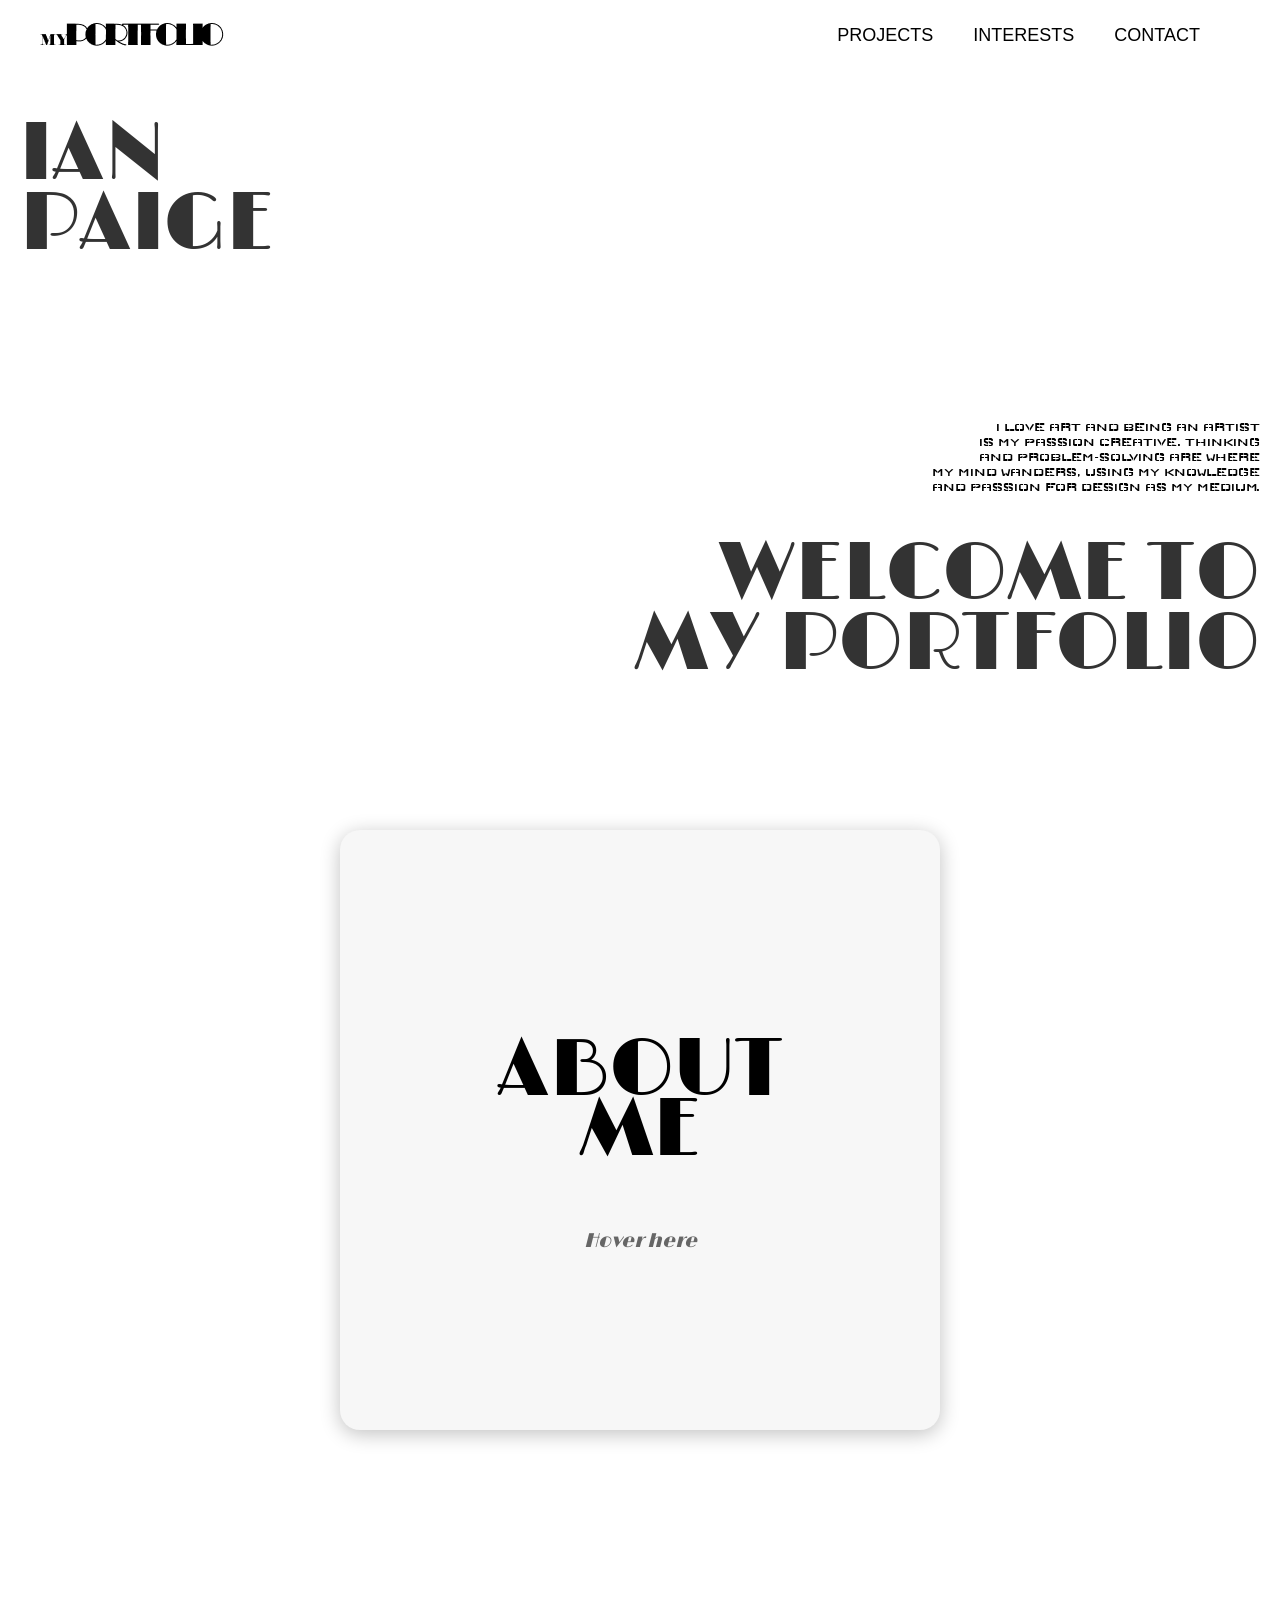
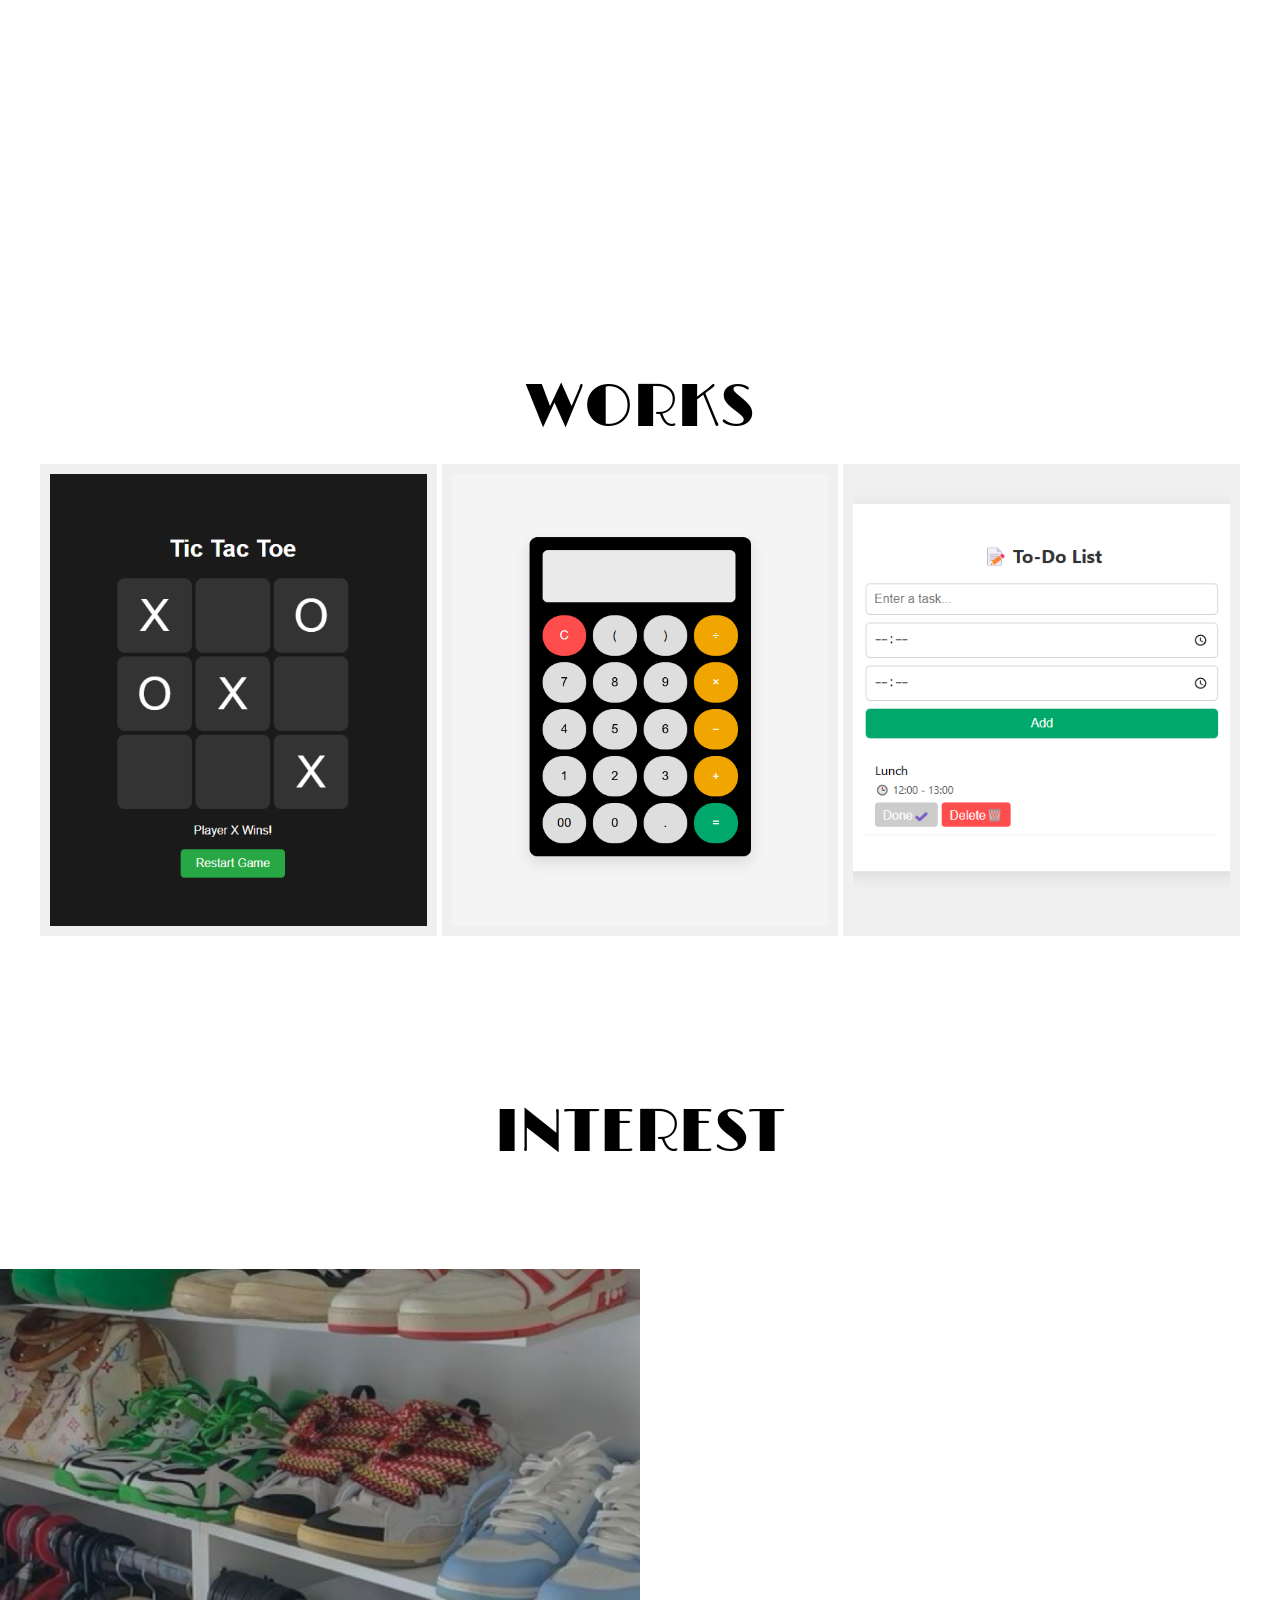
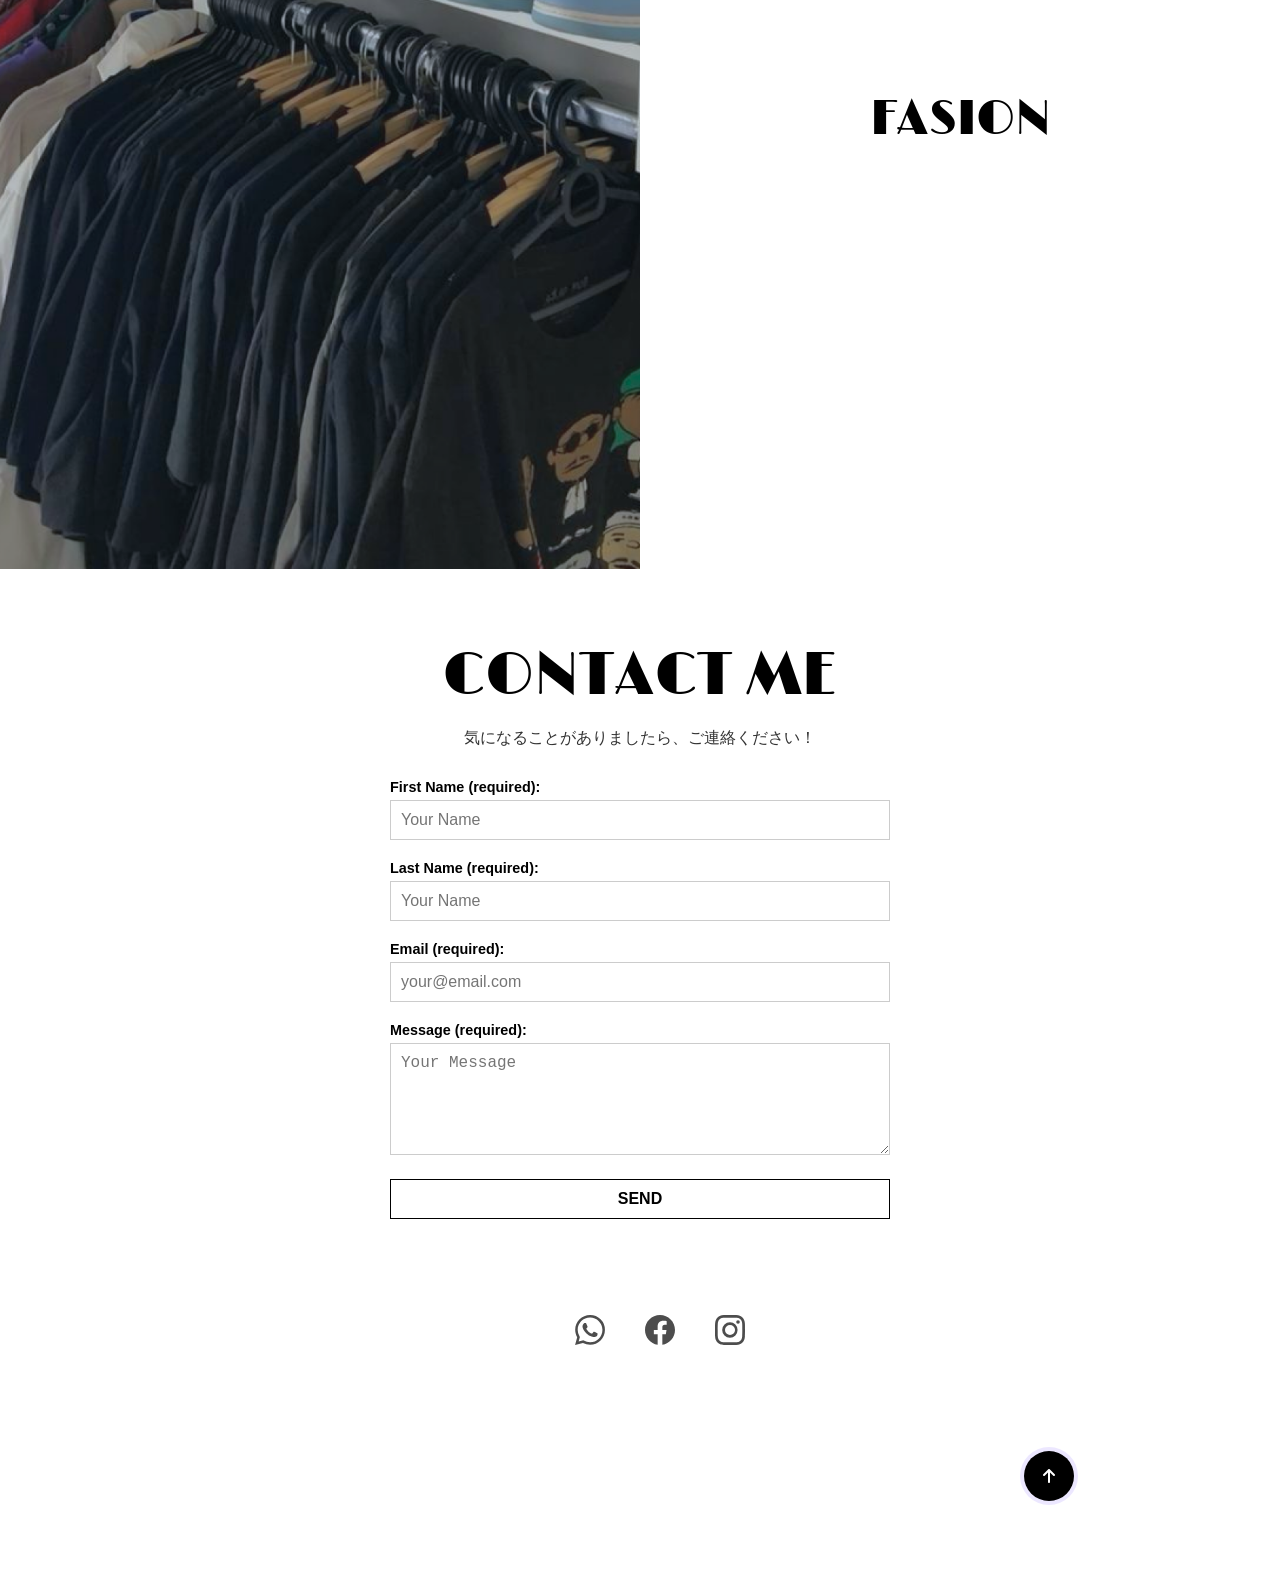
<file: portfolio.html>
<!DOCTYPE html>
<html lang="en">
<head>
  <meta charset="UTF-8" />
  <meta name="viewport" content="width=device-width, initial-scale=1.0"/>
  <title>Portfolio</title>
  <link rel="stylesheet" href="portfolio.css" />

  <link rel="preconnect" href="https://fonts.googleapis.com">
<link rel="preconnect" href="https://fonts.gstatic.com" crossorigin>
<link href="https://fonts.googleapis.com/css2?family=Rubik:ital,wght@0,300..900;1,300..900&family=Saira+Extra+Condensed:wght@100;200;300;400;500;600;700;800;900&display=swap" rel="stylesheet">

<link rel="preconnect" href="https://fonts.googleapis.com">
<link rel="preconnect" href="https://fonts.gstatic.com" crossorigin>
<link href="https://fonts.googleapis.com/css2?family=Limelight&display=swap" rel="stylesheet">

<link rel="preconnect" href="https://fonts.googleapis.com">
<link rel="preconnect" href="https://fonts.gstatic.com" crossorigin>
<link href="https://fonts.googleapis.com/css2?family=Limelight&family=Saira+Extra+Condensed:wght@100;200;300;400;500;600;700;800;900&display=swap" rel="stylesheet">

<link rel="preconnect" href="https://fonts.googleapis.com">
<link rel="preconnect" href="https://fonts.gstatic.com" crossorigin>
<link href="https://fonts.googleapis.com/css2?family=Abril+Fatface&display=swap" rel="stylesheet">

<link rel="preconnect" href="https://fonts.googleapis.com">
<link rel="preconnect" href="https://fonts.gstatic.com" crossorigin>
<link href="https://fonts.googleapis.com/css2?family=Limelight&display=swap" rel="stylesheet">

<link rel="preconnect" href="https://fonts.googleapis.com">
<link rel="preconnect" href="https://fonts.gstatic.com" crossorigin>
<link href="https://fonts.googleapis.com/css2?family=Wallpoet&display=swap" rel="stylesheet">

<link rel="preconnect" href="https://fonts.googleapis.com">
<link rel="preconnect" href="https://fonts.gstatic.com" crossorigin>
<link href="https://fonts.googleapis.com/css2?family=Noto+Sans+JP:wght@100..900&family=Zen+Antique+Soft&display=swap" rel="stylesheet">

</head>
<body>
  <header id="topper">
    <section class="top">
      <a href="portfolio.html#topper" class="logo-link">
        <img class="logo slide-left" src="images/LOGO1.png" alt="LOGO">
    </a>

      <button class="hamburger" id="hamburger">
          ☰
      </button>

      <nav class="nav slide-right" id="nav">
          <a href="portfolio.html#work">PROJECTS</a>
          <a href="tryinterest.html">INTERESTS</a>
          <a href="portfolio.html#contact-me">CONTACT</a>
      </nav>

    </section>   
  </header>

  <section id="fade">
    <p class="top-left">IAN<br>   PAIGE <br>
    </p>
    <p class="bottom-right-top">I LOVE ART AND BEING AN ARTIST <br>IS MY PASSION CREATIVE. THINKING <br>AND PROBLEM-SOLVING ARE WHERE <br>MY MIND WANDERS, USING MY KNOWLEDGE <br>AND PASSION FOR DESIGN AS MY MEDIUM.</p>
    <p class="bottom-right">WELCOME TO<br>MY PORTFOLIO</p>
  </section>

  <!-- <section class="work" id="work">
    <h2 class="work-title">FEATURES</h2>
    <div class="grid">
      <div class="card">
        <a href="tryabout.html">
          <img src="images/me.png" alt="About Me" />
          <p class="card-text">ABOUT ME</p>
        </a>
      </div>
      <div class="card">
        <a href="projects.html">
          <img src="images/work.png" alt="Projects" />
          <p class="card-text">PROJECTS</p>
        </a>
      </div>
      <div class="card">
        <a href="tryinterest.html">
          <img src="images/int.png" alt="Interests" />
          <p class="card-text">INTERESTS</p>
        </a>
      </div>
    </div>
  </section> -->

  

  <div class="about-card">
    <div class="card-inner" onclick="this.classList.toggle('flipped')">
  <div class="card-front">
    <div class="front-content">
    <h1 class="vertical-text">
      ABOUT <br> ME 
    </h1>
    <p class="click-hint">Hover here</p>
  </div>
  </div>
      <div class="card-back">
    <p class="about-text">
        私の名前はイアンです。2004年1月2日に生まれました。私はインターナショナルスクールに、
        プレ幼稚園から中学校まで通い、その後、シニアハイでビルマの学校に転校しました。
        卒業後、私は自国の教育制度に満足していなかったので、海外に行く計画を立て始めました。
        日本に来る少し前からアニメを見始め、卒業後に日本語を学び始めました。学び始めて1年後、
        2020年12月に日本に来ることができました。絵を描くことは私の趣味であり、好きなことでもあります。
        私は暇な時間があれば絵を描いています。そのため、アーティストになりたいという気持ちが強くなりましたが、
        生計を立てる自信はありませんでした。だから、私はWEBデザインを選びました。ウェブサイトを見るたびに、
        アニメーションやクールなデザインにとても魅了され、私も同じように他の人々に感じてもらえるようなクールな
        ウェブサイトを作りたいと思うようになりました。プログラミングやイラストについて学んだことは、
        東京ビジネスアカデミーに来るまでありませんでした。新しいことを学ぶのは決して簡単ではありませんでしたが、
        アートに対する情熱と新しいことに挑戦する心構えが、いつも私を支えてくれました。
    </p>
  </div>
    </div>
  </div>
<section class="details">
  <section>
    <div class="detail">
      <h2>夢と目標</h2>
      <p>
        ウェブデザイナーになることは、私の夢の仕事です。 それだけでなく、イラスト、デジタルアート、レイアウトデザイン、ロゴデザインなど、さまざまなデザイン分野にも挑戦したいと思っています。 世界のさまざまな場所を旅することも大きな夢の一つです。 パリ、ロンドン、スペインは、このリストの最初の3か所です。
      </p>
    </div>
  
    <div class="detail">
      <h2>モチベーション</h2>
      <p>
        クールなウェブサイトを学んだり見たりすることが、常に私のモチベーションを高めてくれます。 良いデザイナーとして認められたいという思いも、私を突き動かしています。 運動はあまり好きではなく、フィットネスもあまりしてきませんでした。 しかし、フィットネス週間にジムでトレーニングをしたとき、私は他の人を励まし、効果的なトレーニングやモチベーションのアドバイスを与えることができました。
      </p>
    </div>
  
    <div class="detail">
      <h2>コミュニケーションスキル</h2>
      <p>
        以前の私は、会話を始めることが苦手で、続けるのも下手でした。 しかし、日本に来てから自分のコミュニケーションスキルを磨き始めました。 そのおかげで大きく成長し、今では問題なく会話を始めたり続けたりできるようになりました。 さらに、ビジネススキルや交渉スキルも身につけることができました。
      </p>
    </div>
  </section>
  

<section class="work" id="work">
  <h2 class="work-title">WORKS</h2>
  <div class="grid">

    <div class="card">
      <a href="TTT.html">
        <img src="images/TTT.png" alt="SPACEWAR" />
        <p class="card-text">Tic-Tac-Tie <br>JavaScript を使いました <br>AI　も使いました </p>
      </a>
    </div>
    
    <div class="card">
      <a href="calculator.html">
        <img src="images/Calculator.png" alt="CALCULATOR" />
        <p class="card-text">CALCULATOR <br>JavaScript を使いました <br>AI　も使いました </p>
      </a>
    </div>

    <div class="card">
      <a href="todolist.html">
        <img src="images/Todolist.png" alt="To do list" />
        <p class="card-text">TO Do List <br>JavaScript を使いました <br>AI　も使いました </p>
      </a>
    </div>

  </div>
</section>
  
  
  
  <!-- <section class="work" id="work">
    <h2 class="work-title">FEATURES</h2>
    <div class="grid">
      <div class="card">
        <a href="tryabout.html">
        <img src="images/me.png" alt="About Me" />
        <p>ABOUT ME</p>
      </a>
      </div>
      <div class="card">
        <a href="">
        <img src="images/work.png" alt="Projects" />
        <p>PROJECTS</p>
      </a>
      </div>
      <div class="card">
        <a href="tryinterest.html">
        <img src="images/int.png" alt="Interests" />
        <p>INTERESTS</p>
      </a>
      </div>
    </div>
  </section> -->
      <a class="int-java" href="tryinterest.html">
        <h2 class="Int">INTEREST</h2>
        <div class="interest-section">
          <div class="interest-image">
            <img id="interest-img" src="images/ART9.png" alt="Interest Image">
          </div>
          <div class="interest-text">
            <p id="interest-text">ART</p>
          </div>
        </div>
      </a>

  <footer>
  
    <section id="contact-me">
      <h2>CONTACT ME</h2>
      <p>気になることがありましたら、ご連絡ください！</p>
      <form class="contact-form" action="#" method="post">
        <div class="form-group">
          <label for="name">First Name (required):</label>
          <input type="text" id="name" name="name" placeholder="Your Name" required>
        </div>
        <div class="form-group">
          <label for="name">Last Name (required):</label>
          <input type="text" id="name" name="name" placeholder="Your Name" required>
        </div>
        <div class="form-group">
          <label for="email">Email (required):</label>
          <input type="email" id="email" name="email" placeholder="your@email.com" required>
        </div>
        <div class="form-group">
          <label for="message">Message (required):</label>
          <textarea id="message" name="message" placeholder="Your Message" rows="5" required></textarea>
        </div>
        <button type="submit" class="contact-button">SEND</button>
    </form>
      <!-- From Uiverse.io by adamgiebl --> 

    </section>

    <ul class="example-2">
      <li class="icon-content">
        <a
          data-social="whatsapp"
          aria-label="Whatsapp"
          href="https://line.me/ti/p/FRUZ55Dk2A"
        >
          <div class="filled"></div>
          <svg
            xml:space="preserve"
            viewBox="0 0 24 24"
            class="bi bi-whatsapp"
            fill="currentColor"
            height="24"
            width="24"
            xmlns="http://www.w3.org/2000/svg"
          >
            <path
              fill="currentColor"
              d="M17.472 14.382c-.297-.149-1.758-.867-2.03-.967-.273-.099-.471-.148-.67.15-.197.297-.767.966-.94 1.164-.173.199-.347.223-.644.075-.297-.15-1.255-.463-2.39-1.475-.883-.788-1.48-1.761-1.653-2.059-.173-.297-.018-.458.13-.606.134-.133.298-.347.446-.52.149-.174.198-.298.298-.497.099-.198.05-.371-.025-.52-.075-.149-.669-1.612-.916-2.207-.242-.579-.487-.5-.669-.51-.173-.008-.371-.01-.57-.01-.198 0-.52.074-.792.372-.272.297-1.04 1.016-1.04 2.479 0 1.462 1.065 2.875 1.213 3.074.149.198 2.096 3.2 5.077 4.487.709.306 1.262.489 1.694.625.712.227 1.36.195 1.871.118.571-.085 1.758-.719 2.006-1.413.248-.694.248-1.289.173-1.413-.074-.124-.272-.198-.57-.347m-5.421 7.403h-.004a9.87 9.87 0 01-5.031-1.378l-.361-.214-3.741.982.998-3.648-.235-.374a9.86 9.86 0 01-1.51-5.26c.001-5.45 4.436-9.884 9.888-9.884 2.64 0 5.122 1.03 6.988 2.898a9.825 9.825 0 012.893 6.994c-.003 5.45-4.437 9.884-9.885 9.884m8.413-18.297A11.815 11.815 0 0012.05 0C5.495 0 .16 5.335.157 11.892c0 2.096.547 4.142 1.588 5.945L.057 24l6.305-1.654a11.882 11.882 0 005.683 1.448h.005c6.554 0 11.89-5.335 11.893-11.893a11.821 11.821 0 00-3.48-8.413Z"
            ></path>
          </svg>
        </a>
        <div class="tooltip">Line</div>
      </li>
      <li class="icon-content">
        <a
          data-social="facebook"
          aria-label="Facebook"
          href="https://www.facebook.com/share/1ALXVLKxtC/?mibextid=LQQJ4d"
        >
          <div class="filled"></div>
          <svg
            xml:space="preserve"
            viewBox="0 0 24 24"
            class="bi bi-facbook"
            fill="currentColor"
            height="24"
            width="24"
            xmlns="http://www.w3.org/2000/svg"
          >
            <path
              fill="currentColor"
              d="M23.9981 11.9991C23.9981 5.37216 18.626 0 11.9991 0C5.37216 0 0 5.37216 0 11.9991C0 17.9882 4.38789 22.9522 10.1242 23.8524V15.4676H7.07758V11.9991H10.1242V9.35553C10.1242 6.34826 11.9156 4.68714 14.6564 4.68714C15.9692 4.68714 17.3424 4.92149 17.3424 4.92149V7.87439H15.8294C14.3388 7.87439 13.8739 8.79933 13.8739 9.74824V11.9991H17.2018L16.6698 15.4676H13.8739V23.8524C19.6103 22.9522 23.9981 17.9882 23.9981 11.9991Z"
            ></path>
          </svg>
        </a>
        <div class="tooltip">Facebook</div>
      </li>
      <li class="icon-content">
        <a
          data-social="instagram"
          aria-label="Instagram"
          href="https://www.instagram.com/itz_ian.paige?igsh=MTF6aWR4cXloMjVsNA%3D%3D&utm_source=qr"
        >
          <div class="filled"></div>
          <svg
            xml:space="preserve"
            viewBox="0 0 16 16"
            class="bi bi-instagram"
            fill="currentColor"
            height="16"
            width="16"
            xmlns="http://www.w3.org/2000/svg"
          >
            <path
              fill="currentColor"
              d="M8 0C5.829 0 5.556.01 4.703.048 3.85.088 3.269.222 2.76.42a3.9 3.9 0 0 0-1.417.923A3.9 3.9 0 0 0 .42 2.76C.222 3.268.087 3.85.048 4.7.01 5.555 0 5.827 0 8.001c0 2.172.01 2.444.048 3.297.04.852.174 1.433.372 1.942.205.526.478.972.923 1.417.444.445.89.719 1.416.923.51.198 1.09.333 1.942.372C5.555 15.99 5.827 16 8 16s2.444-.01 3.298-.048c.851-.04 1.434-.174 1.943-.372a3.9 3.9 0 0 0 1.416-.923c.445-.445.718-.891.923-1.417.197-.509.332-1.09.372-1.942C15.99 10.445 16 10.173 16 8s-.01-2.445-.048-3.299c-.04-.851-.175-1.433-.372-1.941a3.9 3.9 0 0 0-.923-1.417A3.9 3.9 0 0 0 13.24.42c-.51-.198-1.092-.333-1.943-.372C10.443.01 10.172 0 7.998 0zm-.717 1.442h.718c2.136 0 2.389.007 3.232.046.78.035 1.204.166 1.486.275.373.145.64.319.92.599s.453.546.598.92c.11.281.24.705.275 1.485.039.843.047 1.096.047 3.231s-.008 2.389-.047 3.232c-.035.78-.166 1.203-.275 1.485a2.5 2.5 0 0 1-.599.919c-.28.28-.546.453-.92.598-.28.11-.704.24-1.485.276-.843.038-1.096.047-3.232.047s-2.39-.009-3.233-.047c-.78-.036-1.203-.166-1.485-.276a2.5 2.5 0 0 1-.92-.598 2.5 2.5 0 0 1-.6-.92c-.109-.281-.24-.705-.275-1.485-.038-.843-.046-1.096-.046-3.233s.008-2.388.046-3.231c.036-.78.166-1.204.276-1.486.145-.373.319-.64.599-.92s.546-.453.92-.598c.282-.11.705-.24 1.485-.276.738-.034 1.024-.044 2.515-.045zm4.988 1.328a.96.96 0 1 0 0 1.92.96.96 0 0 0 0-1.92m-4.27 1.122a4.109 4.109 0 1 0 0 8.217 4.109 4.109 0 0 0 0-8.217m0 1.441a2.667 2.667 0 1 1 0 5.334 2.667 2.667 0 0 1 0-5.334"
            ></path>
          </svg>
        </a>
        <div class="tooltip">Instagram</div>
      </li>
  </ul>
   <!-- From Uiverse.io by vinodjangid07 --> 
   <a href="portfolio.html#topper">
  <button class="button">
    <svg class="svgIcon" viewBox="0 0 384 512">
      <path
        d="M214.6 41.4c-12.5-12.5-32.8-12.5-45.3 0l-160 160c-12.5 12.5-12.5 32.8 0 45.3s32.8 12.5 45.3 0L160 141.2V448c0 17.7 14.3 32 32 32s32-14.3 32-32V141.2L329.4 246.6c12.5 12.5 32.8 12.5 45.3 0s12.5-32.8 0-45.3l-160-160z"
      ></path>
    </svg>
  </button>
  </a>

  </footer>


  <script src="portfolio.js"></script>
</body>
</html>
</file>
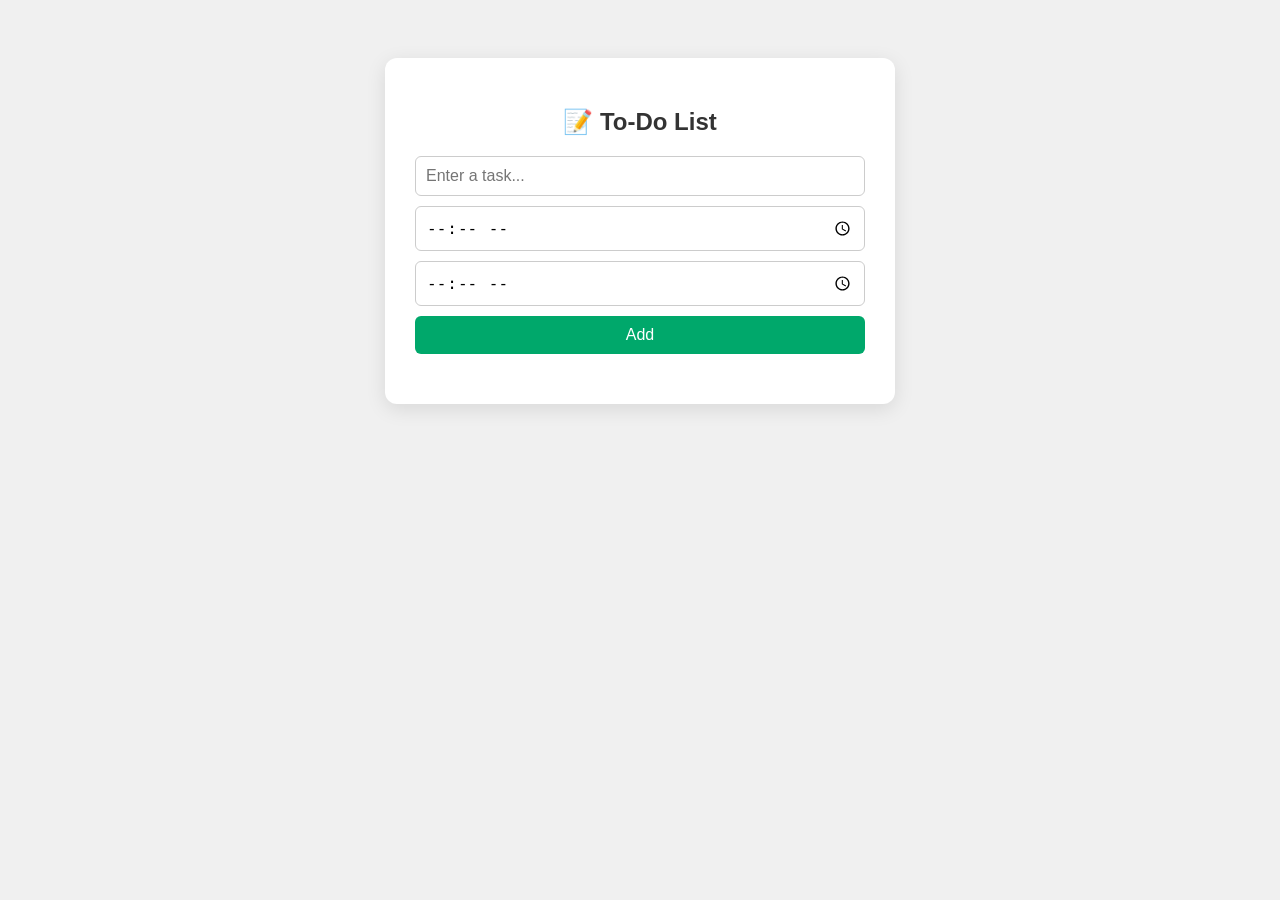
<file: todolist.html>
<!DOCTYPE html>
<html lang="en">
<head>
  <meta charset="UTF-8" />
  <meta name="viewport" content="width=device-width, initial-scale=1.0"/>
  <title>To-Do List with Time</title>
  <style>
    body {
      background: #f0f0f0;
      font-family: 'Segoe UI', sans-serif;
      display: flex;
      justify-content: center;
      padding-top: 50px;
    }

    .todo-container {
      background: #fff;
      padding: 30px;
      border-radius: 12px;
      box-shadow: 0 5px 20px rgba(0, 0, 0, 0.1);
      width: 450px;
    }

    h2 {
      text-align: center;
      margin-bottom: 20px;
      color: #333;
    }

    .input-section {
      display: flex;
      flex-direction: column;
      gap: 10px;
      margin-bottom: 20px;
    }

    input[type="text"],
    input[type="time"] {
      padding: 10px;
      font-size: 1rem;
      border: 1px solid #ccc;
      border-radius: 6px;
    }

    button {
      padding: 10px 15px;
      font-size: 1rem;
      border: none;
      border-radius: 6px;
      background-color: #00a86b;
      color: white;
      cursor: pointer;
    }

    button:hover {
      background-color: #008f5c;
    }

    ul {
      list-style-type: none;
      padding: 0;
    }

    li {
      display: flex;
      justify-content: space-between;
      align-items: flex-start;
      padding: 10px 12px;
      border-bottom: 1px solid #eee;
      flex-direction: column;
    }

    li.completed span {
      text-decoration: line-through;
      color: #999;
    }

    .task-header {
      display: flex;
      justify-content: space-between;
      width: 100%;
    }

    .time-info {
      font-size: 0.85rem;
      color: #555;
      margin-top: 5px;
    }

    .actions {
      display: flex;
      gap: 5px;
      margin-top: 8px;
    }

    .done-btn, .delete-btn {
      background-color: #ccc;
      border: none;
      padding: 5px 10px;
      border-radius: 4px;
      cursor: pointer;
    }

    .done-btn:hover {
      background-color: #58d65c;
    }

    .delete-btn {
      background-color: #ff4d4d;
      color: white;
    }

    .delete-btn:hover {
      background-color: #d93636;
    }
  </style>
</head>
<body>
  <div class="todo-container">
    <h2>📝 To-Do List</h2>
    <div class="input-section">
      <input type="text" id="taskInput" placeholder="Enter a task...">
      <input type="time" id="startTime">
      <input type="time" id="endTime">
      <button onclick="addTask()">Add</button>
    </div>
    <ul id="taskList"></ul>
  </div>

  <script>
    function addTask() {
      const taskText = document.getElementById("taskInput").value.trim();
      const startTime = document.getElementById("startTime").value;
      const endTime = document.getElementById("endTime").value;

      if (taskText === "") return;

      const li = document.createElement("li");

      const header = document.createElement("div");
      header.className = "task-header";

      const span = document.createElement("span");
      span.textContent = taskText;

      const actions = document.createElement("div");
      actions.className = "actions";

      const doneBtn = document.createElement("button");
      doneBtn.textContent = "Done✔️";
      doneBtn.className = "done-btn";
      doneBtn.onclick = () => li.classList.toggle("completed");

      const deleteBtn = document.createElement("button");
      deleteBtn.textContent = "Delete🗑️";
      deleteBtn.className = "delete-btn";
      deleteBtn.onclick = () => li.remove();

      actions.appendChild(doneBtn);
      actions.appendChild(deleteBtn);
      header.appendChild(span);

      const timeInfo = document.createElement("div");
      timeInfo.className = "time-info";
      if (startTime || endTime) {
        timeInfo.textContent = `🕒 ${startTime || "???"} - ${endTime || "???"}`;
      }

      li.appendChild(header);
      li.appendChild(timeInfo);
      li.appendChild(actions);

      document.getElementById("taskList").appendChild(li);

      document.getElementById("taskInput").value = "";
      document.getElementById("startTime").value = "";
      document.getElementById("endTime").value = "";
    }
  </script>
</body>
</html>
</file>
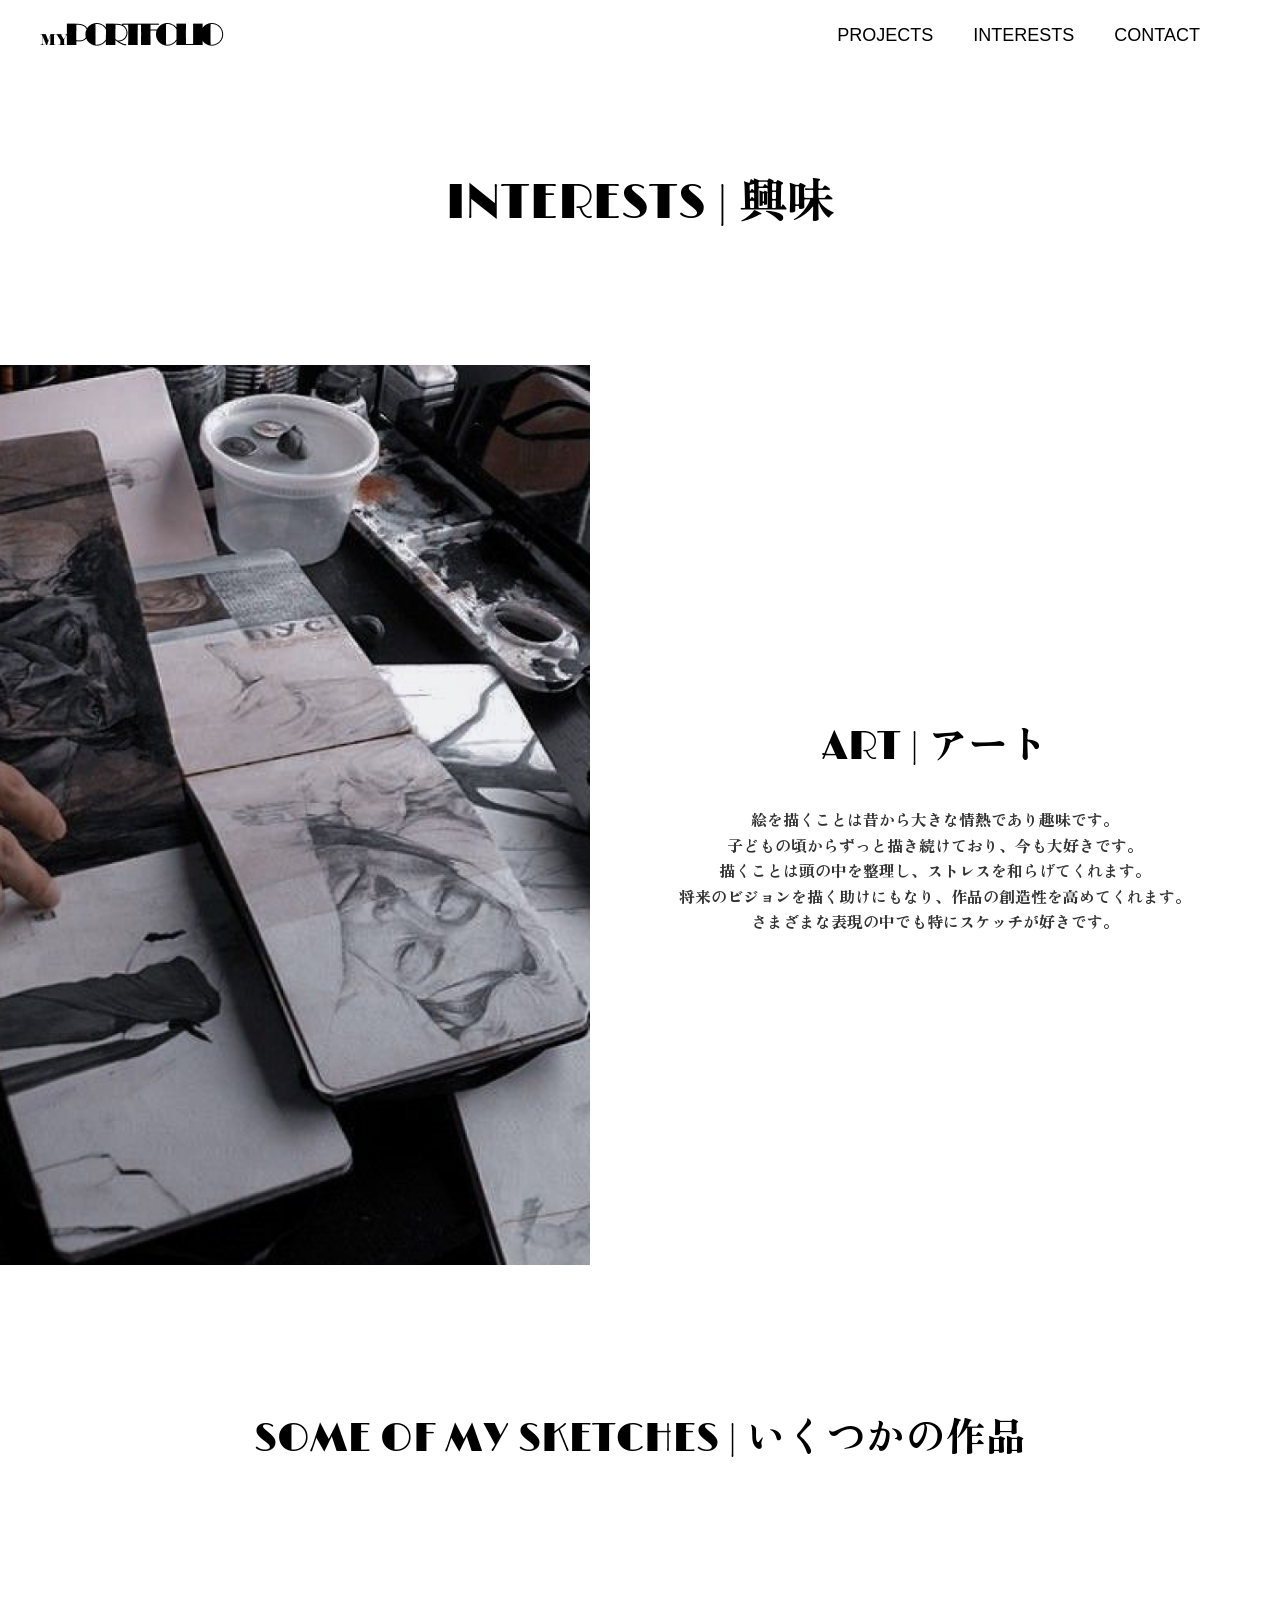
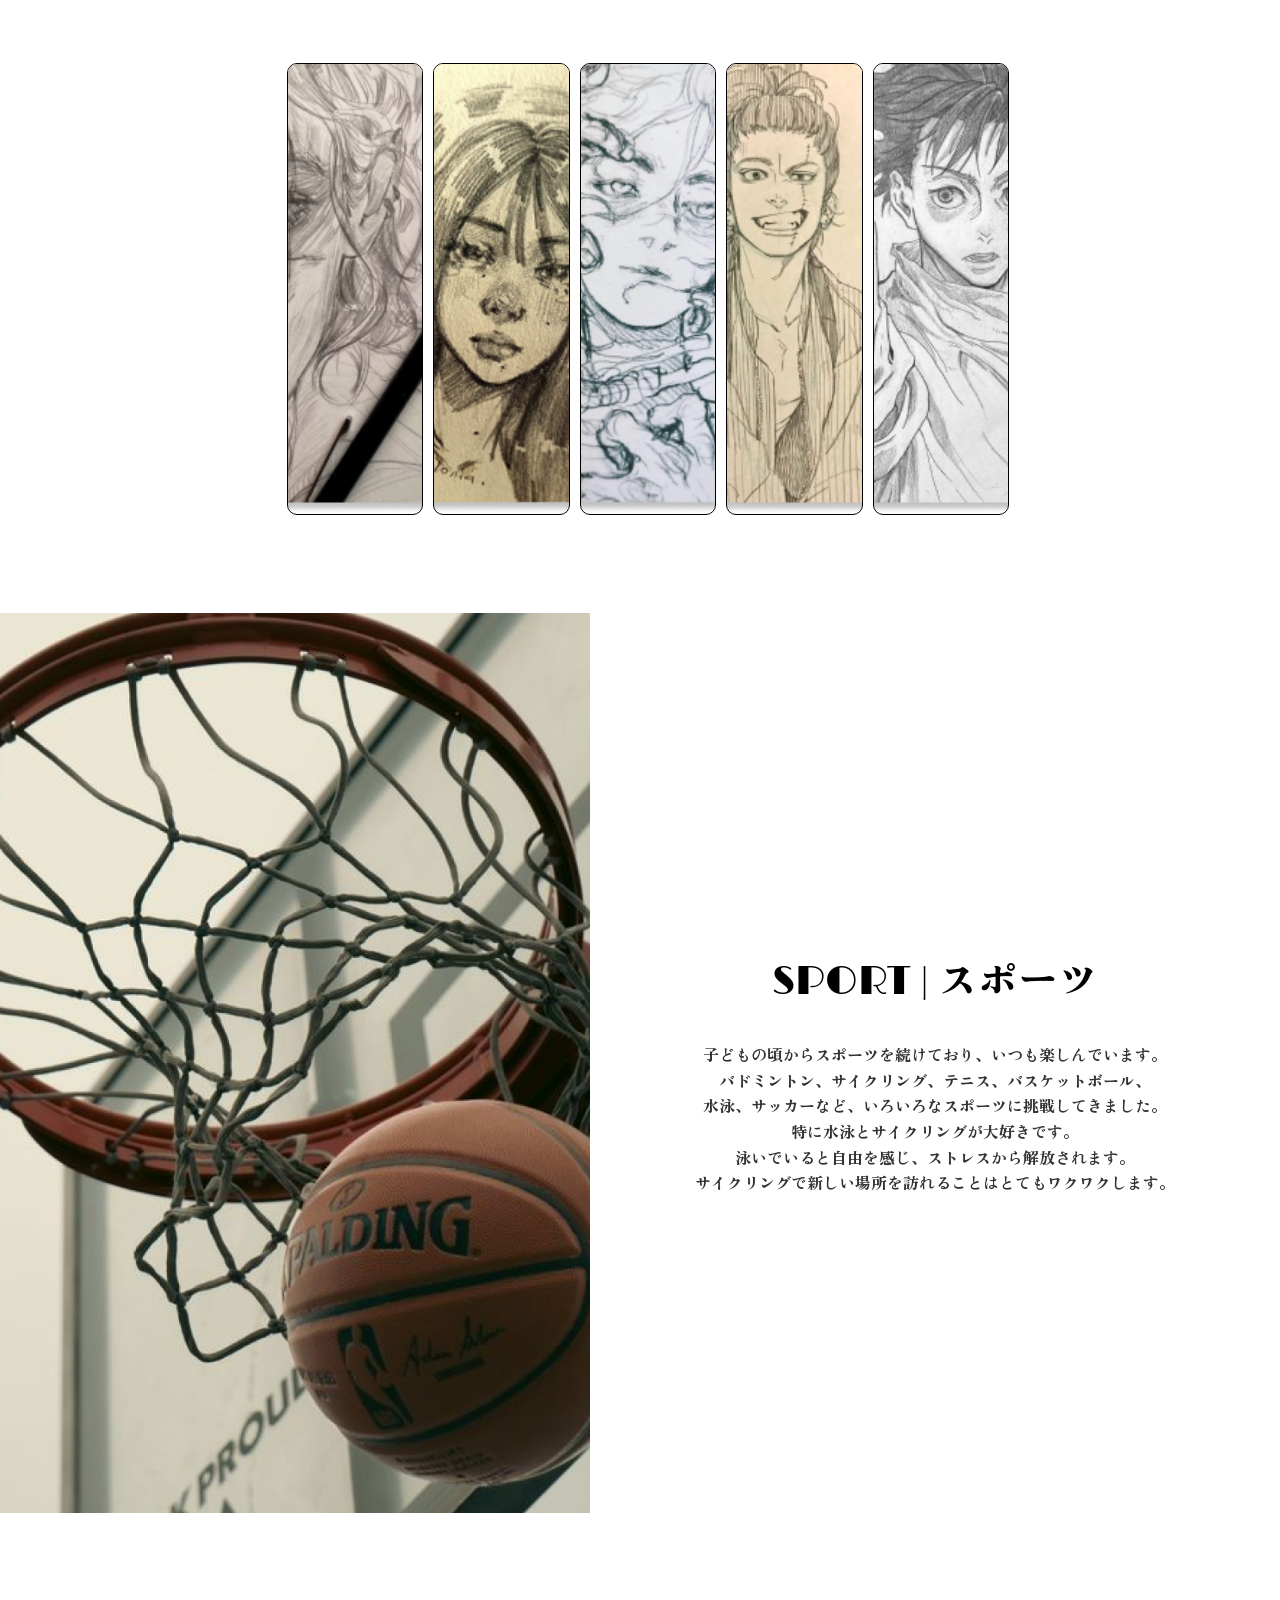
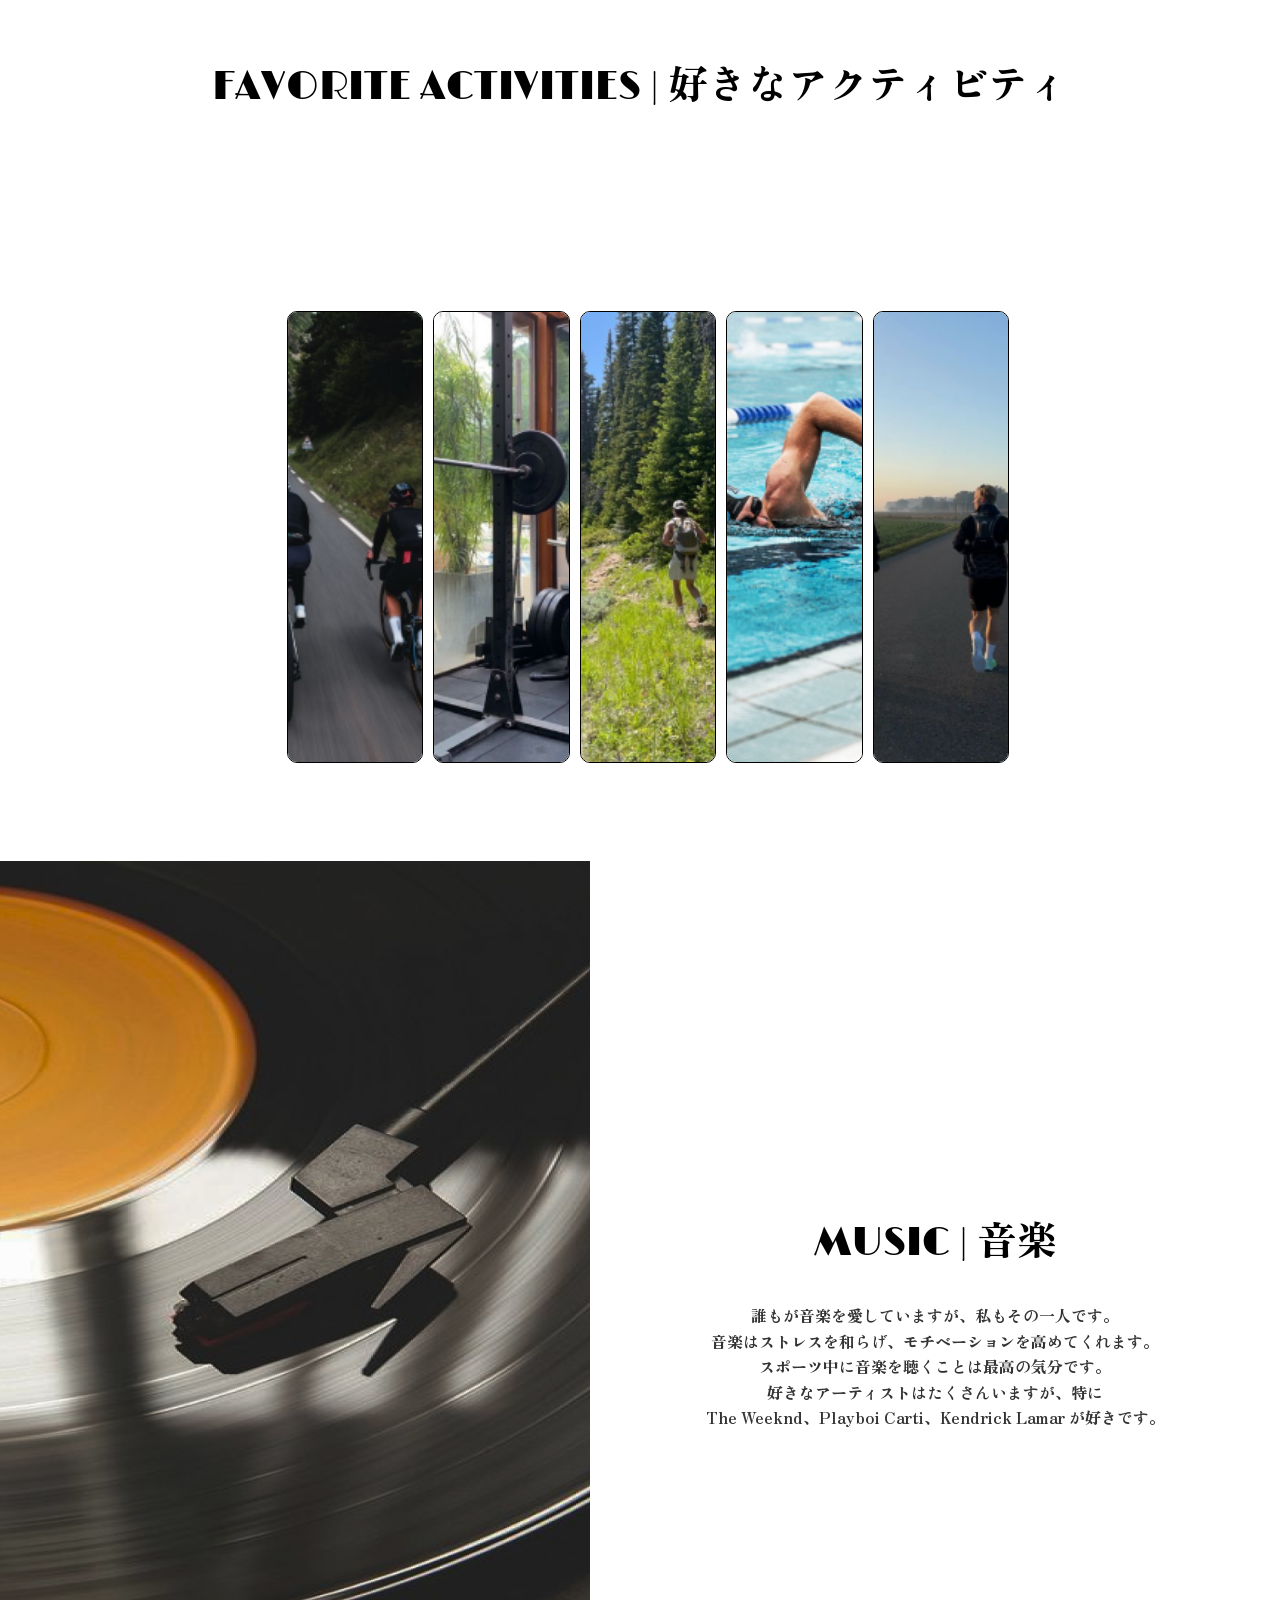
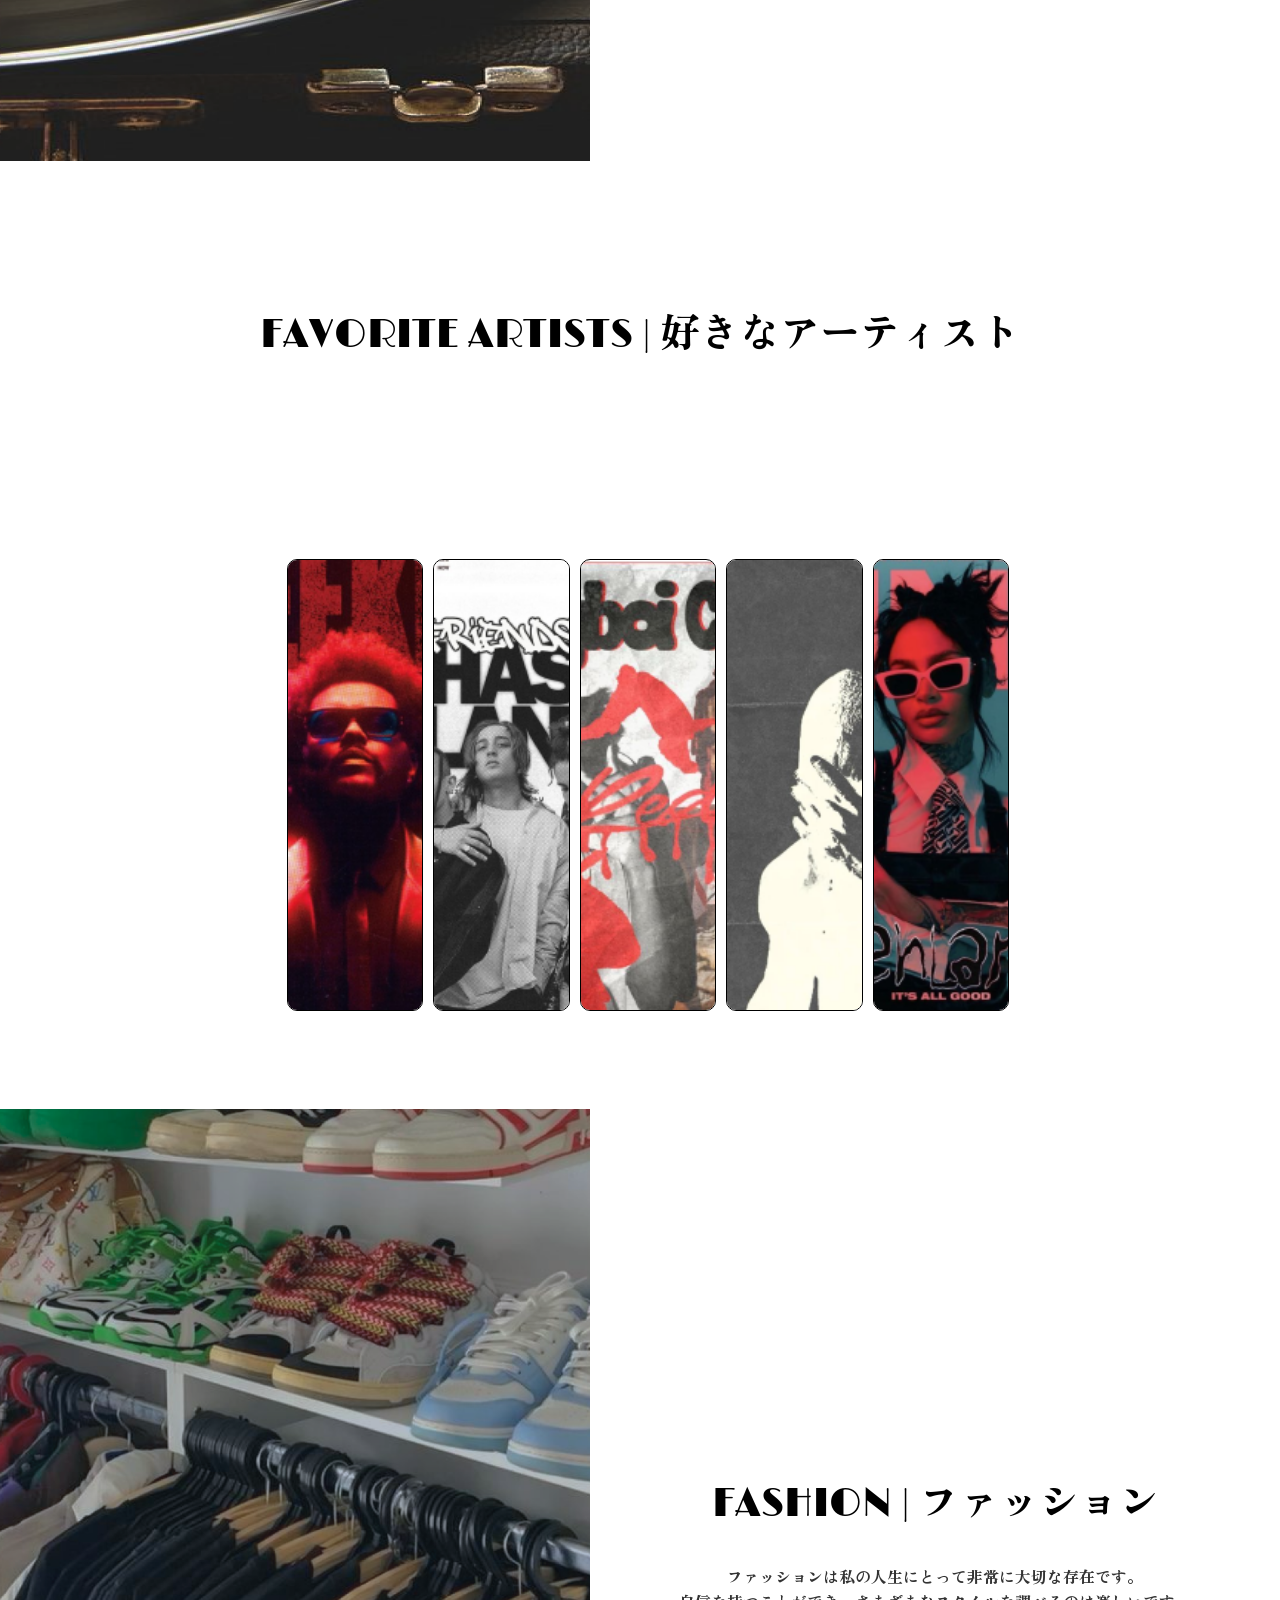
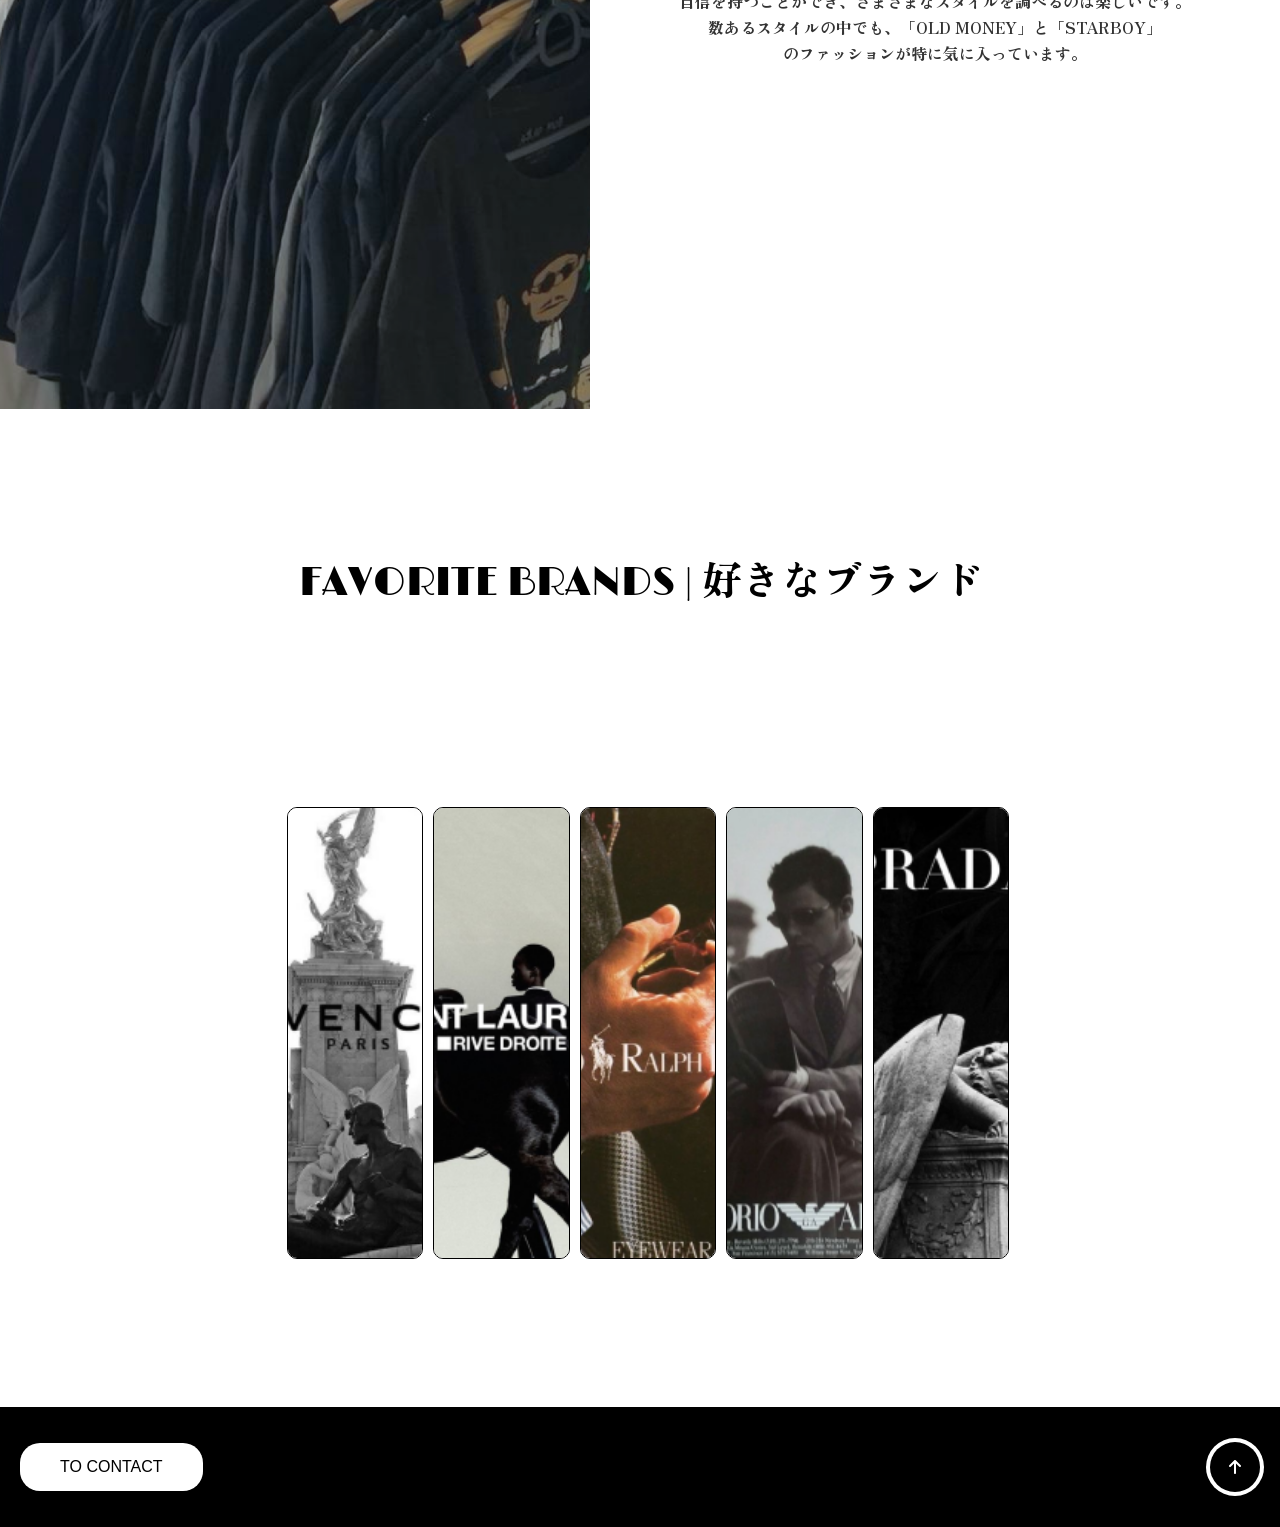
<file: tryinterest.html>
<!DOCTYPE html>
<html lang="ja">
<head>
  <meta charset="UTF-8" />
  <meta name="viewport" content="width=device-width, initial-scale=1.0"/>
  <title>Portfolio</title>
  <link rel="stylesheet" href="tryinterest.css" />

  <link rel="preconnect" href="https://fonts.googleapis.com">
  <link rel="preconnect" href="https://fonts.gstatic.com" crossorigin>
  <link href="https://fonts.googleapis.com/css2?family=Rubik:ital,wght@0,300..900;1,300..900&family=Saira+Extra+Condensed:wght@100;200;300;400;500;600;700;800;900&display=swap" rel="stylesheet">

  <link rel="preconnect" href="https://fonts.googleapis.com">
  <link rel="preconnect" href="https://fonts.gstatic.com" crossorigin>
  <link href="https://fonts.googleapis.com/css2?family=Limelight&display=swap" rel="stylesheet">

  <link rel="preconnect" href="https://fonts.googleapis.com">
<link rel="preconnect" href="https://fonts.gstatic.com" crossorigin>
<link href="https://fonts.googleapis.com/css2?family=Zen+Antique+Soft&display=swap" rel="stylesheet">

<link rel="preconnect" href="https://fonts.googleapis.com">
<link rel="preconnect" href="https://fonts.gstatic.com" crossorigin>
<link href="https://fonts.googleapis.com/css2?family=Noto+Sans+JP:wght@100..900&family=Zen+Antique+Soft&display=swap" rel="stylesheet">

</head>
<body>
  <header id="topper">
    <section class="top">
      <a href="index.html" class="logo-link">
        <img class="logo slide-left" src="images/LOGO1.png" alt="LOGO">
    </a>

      <button class="hamburger" id="hamburger">
          ☰
      </button>

      <nav class="nav slide-right" id="nav">
          <a href="index.html">PROJECTS</a>
          <a href="tryinterest.html">INTERESTS</a>
          <a href="index.html">CONTACT</a>
      </nav>

    </section>    
  </header>  

  <div id="page-title">
    <h1 class="pg-title">INTERESTS | <span class="pg-title-jap">興味</span> </h1>
  </div>
  
  <!-- ART SECTION -->
  <section id="image-title-section">
    <div class="image-container">
      <img src="images/ART9.png" alt="Huge Picture">
    </div>
    <div class="content-container">
      <h1 class="title">ART | <span class="pg-title-jap">アート</span></h1>
      <p class="description">
        絵を描くことは昔から大きな情熱であり趣味です。<br>
        子どもの頃からずっと描き続けており、今も大好きです。<br>
        描くことは頭の中を整理し、ストレスを和らげてくれます。<br>
        将来のビジョンを描く助けにもなり、作品の創造性を高めてくれます。<br>
        さまざまな表現の中でも特にスケッチが好きです。
      </p>
    </div>
  </section>

  <h3 class="small_title">SOME OF MY SKETCHES | <span class="pg-title-jap">いくつかの作品</span></h3>
  <div class="container">
    <img src="images/SK4.png">
    <img src="images/SK5.png">
    <img src="images/SK6.png">
    <img src="images/SK7.png">
    <img src="images/SK8.png">
  </div>
  
  <!-- SPORTS SECTION -->
  <section id="image-title-section">
    <div class="image-container">
      <img src="images/Sports.png" alt="Huge Picture">
    </div>
    <div class="content-container">
      <h1 class="title">SPORT | <span class="pg-title-jap">スポーツ</span></h1>
      <p class="description">
        子どもの頃からスポーツを続けており、いつも楽しんでいます。<br>
        バドミントン、サイクリング、テニス、バスケットボール、<br>
        水泳、サッカーなど、いろいろなスポーツに挑戦してきました。<br>
        特に水泳とサイクリングが大好きです。<br>
        泳いでいると自由を感じ、ストレスから解放されます。<br>
        サイクリングで新しい場所を訪れることはとてもワクワクします。
      </p>
    </div>
  </section>
  
  <h3 class="small_title">FAVORITE ACTIVITIES | <span class="pg-title-jap">好きなアクティビティ</span></h3>
  <div class="container">
    <img src="images/CYC.png">
    <img src="images/GYM.png">
    <img src="images/MC.png">
    <img src="images/Swimming.png">
    <img src="images/Run.png">
  </div>
  
  <!-- MUSIC SECTION -->
  <section id="image-title-section">
    <div class="image-container">
      <img src="images/music.png" alt="Huge Picture">
    </div>
    <div class="content-container">
      <h1 class="title">MUSIC | <span class="pg-title-jap">音楽</span></h1>
      <p class="description">
        誰もが音楽を愛していますが、私もその一人です。<br>
        音楽はストレスを和らげ、モチベーションを高めてくれます。<br>
        スポーツ中に音楽を聴くことは最高の気分です。<br>
        好きなアーティストはたくさんいますが、特に<br>
        The Weeknd、Playboi Carti、Kendrick Lamar が好きです。
      </p>
    </div>
  </section>
  
  <h3 class="small_title">FAVORITE ARTISTS | <span class="pg-title-jap">好きなアーティスト</span></h3>
  <div class="container">
    <img src="images/WE.png">
    <img src="images/CA.png">
    <img src="images/PC.png">
    <img src="images/FO.png">
    <img src="images/K.png">
  </div>
  
  <!-- FASHION SECTION -->
  <section id="image-title-section">
    <div class="image-container">
      <img src="images/wardrodejpg.png" alt="Huge Picture">
    </div>
    <div class="content-container">
      <h1 class="title">FASHION | <span class="pg-title-jap">ファッション</span></h1>
      <p class="description">
        ファッションは私の人生にとって非常に大切な存在です。<br>
        自信を持つことができ、さまざまなスタイルを調べるのは楽しいです。<br>
        数あるスタイルの中でも、「OLD MONEY」と「STARBOY」<br>
        のファッションが特に気に入っています。
      </p>
    </div>
  </section>
  
  <h3 class="small_title">FAVORITE BRANDS | <span class="pg-title-jap">好きなブランド</span></h3>
  <div class="container">
    <img src="images/Give.png">
    <img src="images/Saint.png">
    <img src="images/RL.png">
    <img src="images/Armani.png">
    <img src="images/Prada.png">
  </div>
  
  <footer>
    <div class="to_contact">

      <a href="index.html">
        <p class="contact_button">TO CONTACT</p>
      </a>
    </div>

    <a href="tryinterest.html#topper">
      <button class="button">
        <svg class="svgIcon" viewBox="0 0 384 512">
          <path
            d="M214.6 41.4c-12.5-12.5-32.8-12.5-45.3 0l-160 160c-12.5 12.5-12.5 32.8 0 45.3s32.8 12.5 45.3 0L160 141.2V448c0 17.7 14.3 32 32 32s32-14.3 32-32V141.2L329.4 246.6c12.5 12.5 32.8 12.5 45.3 0s12.5-32.8 0-45.3l-160-160z"
          ></path>
        </svg>
      </button>
    </a>
  </footer>

  <script>
    // Image popup effect
    const images = document.querySelectorAll('.container img');
    images.forEach(image => {
      image.addEventListener('click', () => {
        image.classList.toggle('pop-up');
        if (image.classList.contains('pop-up')) {
          images.forEach(img => {
            if (img !== image) img.classList.add('blur');
          });
        } else {
          images.forEach(img => img.classList.remove('blur'));
        }
      });
    });

    //==============Hamburger Menu ====================

    const hamburger = document.getElementById("hamburger");
    const nav = document.getElementById("nav");

    hamburger.addEventListener("click", function() {
    nav.classList.toggle("active");
});
  </script>
</body>
</html>
</file>
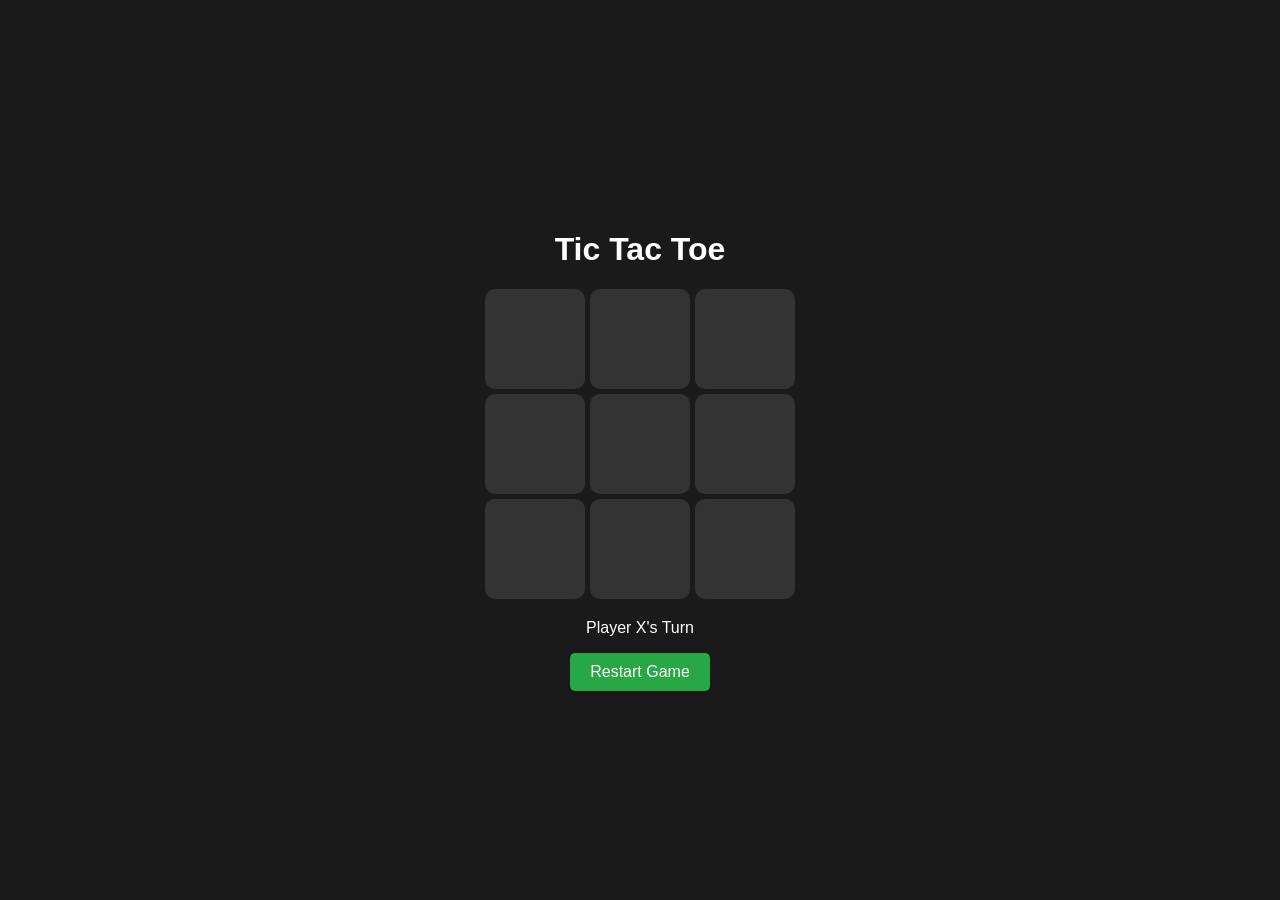
<file: TTT.html>
<!DOCTYPE html>
<html lang="en">
<head>
  <meta charset="UTF-8">
  <title>Tic Tac Toe</title>
  <link rel="stylesheet" href="TTT.css">
</head>
<body>
  <div class="container">
    <h1>Tic Tac Toe</h1>
    <div class="board" id="board"></div>
    <p id="status">Player X's Turn</p>
    <button id="reset">Restart Game</button>
  </div>
  <canvas id="fireworks"></canvas>
  <script src="TTT.js"></script>
</body>

</html>
</file>
<file: portfolio.css>
body {
  margin: 0;
  font-family: Arial, sans-serif;
  background: white;
  overflow-x: hidden;
}

header {
  height: 40px;
}
.top{
  display: flex;
  justify-content: space-between;
  padding: 0px 40px;
  align-items: center;
  
}
.logo {
  transform: translateX(0px);
  opacity: 1; 
}
.nav {
  display: flex;
  gap: 40px;
  transform: translateX(100%);
  opacity: 0;
  transition: transform 1s ease, opacity 1s ease;
  font-family: 'Helvetica Neue', sans-serif;
  font-size: 18px;
  padding: 20px 40px;
  justify-content: flex-end;
}

.nav a {
  position: relative;
  text-decoration: none;
  color: black;
  font-size: 18px;
  display: inline-block;
  padding: 5px 0;
  transition: color 0.3s ease;
}

.nav a::after {
  content: '';
  position: absolute;
  bottom: 0;
  left: 50%;
  transform: translateX(-50%);
  width: 0;
  height: 2px;
  background-color: black;
  transition: width 0.3s ease;
}

.nav a:hover::after {
  width: 100%;
}

/*=============================================================================================
===============================================================================================
*/

#fade {
  position: relative;
  height: 80vh; 
}

/* Top Left Paragraph */
.top-left {
  line-height: 70px;
  position: absolute;
  top: 0;
  left: 20px;
  opacity: 0; /* Initially hidden */
  transition: opacity 2s ease-in-out;
  font-size: 5rem;
  color: #333;
  font-family: "Limelight", sans-serif;
  font-weight: 400;
  font-style: normal
}

/* Bottom Right Paragraph */
.bottom-right {
  text-align: right;
  line-height: 70px;
  position: absolute;
  bottom: 0;
  right: 20px;
  opacity: 0; /* Initially hidden */
  transition: opacity 2s ease-in-out;
  font-size: 5rem;
  color: #333;
  font-family: "Limelight", sans-serif;
  font-weight: 500;
  font-style: normal;
  }
  .bottom-right-top{
    text-align: right;
  line-height: 15px;
  position: absolute;
  bottom: 35%;
  right: 20px;
  opacity: 0; /* Initially hidden */
  transition: opacity 2s ease-in-out;
  font-size: 0.8rem;
  font-family: "Wallpoet", sans-serif;
  font-weight: 400;
  font-style: normal;
  }

  /* Animation classes */
.slide-left {
  animation: slideLeft 1s ease-out forwards;
}

.slide-right {
  animation: slideRight 1s ease-out forwards;
}

@keyframes slideLeft {
  to {
    transform: translateX(0);
    opacity: 1;
  }
}

@keyframes slideRight {
  to {
    transform: translateX(0);
    opacity: 1;
  }
}
/*=============================================================================================
===============================================================================================
*/

.work {
  padding: 40px;
  opacity: 0;
  transition: opacity 1.5s ease;
}

.work-title {
  font-size: 60px;
  margin-bottom: 20px;
  font-family: "Limelight", sans-serif;
  font-weight: 500;
  font-style: normal;
}

.grid {
  display: flex;
  gap: 5px;
  flex-wrap: wrap;
  position: relative;
}

.card {
  flex: 1 1 30%;
  background: #f0f0f0;
  padding: 10px;
  text-align: center;
  position: relative;
  transition: transform 0.3s ease, filter 0.3s ease;
  z-index: 0;
}

.card img {
  width: 100%;
  height: 100%;
  transition: filter 0.3s ease;
  object-fit: cover;
}

.card-text {
  position: absolute;
  bottom: 10px;
  left: 50%;
  transform: translateX(-50%);
  color: white;
  font-weight: bold;
  font-size: 16px;
  background: rgba(102, 102, 102, 0.5);
  padding: 5px;
  width: 70%;
  text-align: center;
  opacity: 0;
  transition: opacity 0.3s ease;
}

/* Hover effects */
.grid:hover .card {
  filter: blur(3px);
  transform: scale(1);
}

.grid:hover .card:hover {
  filter: none;
  transform: scale(1.05);
  z-index: 1;
}

.grid:hover .card:hover .card-text {
  opacity: 1;
}

/* Default state (when not hovering) */
.grid:not(:hover) .card {
  filter: none;
  transform: scale(1);
}


/*=============================================================================================
===============================================================================================
*/

.about-card {
  padding-top: 30px;
  width: 100%;
  max-width: 600px;
  height: 600px;
  margin: 40px auto;
  perspective: 1000px;
}

.card-inner {
  width: 100%;
  height: 100%;
  transition: transform 0.8s;
  transform-style: preserve-3d;
  position: relative;
  cursor: pointer;
}

.about-card:hover .card-inner {
  transform: rotateY(180deg);
}

.card-front,
.card-back {
  position: absolute;
  width: 100%;
  height: 100%;
  backface-visibility: hidden;
  border-radius: 20px;
  box-shadow: 0 4px 20px rgba(0, 0, 0, 0.247);
  display: flex;
  justify-content: center;
  align-items: center;
  padding: 30px;
  box-sizing: border-box;
}

.card-front {
  background-color: #f7f7f7;
}

.click-hint {
  margin-top: 15px;
  font-size: 20px;
  color: #666;
  font-style: italic;
  animation: blink 1.5s infinite;
}

@keyframes blink {
  0%, 100% { opacity: 1; }
  50% { opacity: 0.4; }
}

.front-content {
  font-family: "Limelight", sans-serif;
  font-weight: 500;
  font-style: normal;
  display: flex;
  flex-direction: column;
  align-items: center;
  justify-content: center;
}

.card-back {
  background-color: #ffffff;
  transform: rotateY(180deg);
  overflow-y: auto;
}

.vertical-text {
  font-family: "Limelight", sans-serif;
  font-weight: 500;
  font-style: normal;
  text-align: center;
  text-orientation: upright;
  font-size: 5rem;
  line-height: 60px;
}

.about-text {
  font-size: 16px;
  line-height: 1.6;
  color: #000000;
  font-family: "Noto Sans JP", sans-serif;
  font-optical-sizing: auto;
  font-weight: 400;
  font-style: normal;
}

@media (max-width: 600px) {
  .about-card {
    height: auto;
  }

  .vertical-text {
    writing-mode: horizontal-tb;
    text-align: center;
  }
}

/*=============================================================================================
===============================================================================================
*/

.details-container {
  display: flex;
  flex-direction: column;
  gap: 40px;
  padding: 100px 0;
}

.detail {
  opacity: 0;
  transform: translateY(50px); /* Start with sections below and invisible */
  transition: transform 0.5s ease-out, opacity 0.5s ease-out;
  margin: 40px;
}

.detail.visible {
  opacity: 1;
  transform: translateY(0); /* Move into position when in view */
}

.detail h2 {
  font-family: "Limelight", sans-serif;
  font-weight: 500;
  font-style: normal;
  font-size: 1.5rem;
  font-weight: bold;
  margin-bottom: 10px;
  font-family: "Zen Antique Soft", serif;
  font-weight: 400;
  font-style: normal;
}

.detail p {
  font-size: 1rem;
  text-align: justify;
  font-family: "Noto Sans JP", sans-serif;
  font-optical-sizing: auto;
  font-weight: 400;
  font-style: normal;
}
.details{
padding-bottom: 50px;
}

/*=============================================================================================
===============================================================================================
*/
int_details{
  display: flex;
  justify-content: center;
}
.container {
  padding-bottom: 100px;
  margin: 100px 0 0 200px;
  width: 70%;
  height: 450px;
  display: flex;
  justify-content: center;
  gap: 10px;
  position: relative;
}

.container img {
  width: 15%;
  height: 100%;
  object-fit: cover;
  border-radius: 10px;
  border: 1px solid black;
  transition: all ease-in-out 0.5s;
  cursor: pointer;
}

.container img:hover {
  width: 35%;
}

.container img.blur {
  filter: blur(5px);
  transition: filter 0.3s ease;
}

.container img.pop-up {
  transform: scale(1.5);
  z-index: 10;
  transition: transform 0.5s ease, z-index 0s;
}

/* For overlay to darken the background */
.overlay {
  position: absolute;
  top: 0;
  left: 0;
  right: 0;
  bottom: 0;
  background: rgba(0, 0, 0, 0.7);
  z-index: 5;
}
.small_title{
padding: 100px 0;
font-size: 2.5rem;
font-family: "Limelight", sans-serif;
font-weight: 500;
font-style: normal;
}
/*=============================================================================================
===============================================================================================
*/

.int-java{
  color: black;
  text-decoration: none;
}
.Int{
  font-size: 60px;
  font-family: "Limelight", sans-serif;
  font-weight: 500;
  font-style: normal;
  padding-top: 100px;
  padding-bottom: 80px;
}
.interest-section {
  display: flex;
  width: 100%;
  height: 100vh;
}
.interest-image, .interest-text {
  width: 50%;
  height: 100%;
  box-sizing: border-box;
}
.interest-image img {
  width: 100%;
  height: 100%;
  object-fit: cover;
}
.interest-text {
  display: flex;
  justify-content: center;
  align-items: center;
  padding: 40px;
  font-size: 3rem;
  font-weight: bolder;
  text-align: center;
  font-family: "Limelight", sans-serif;
  font-weight: 400;
  font-style: normal;
}
h2 {
  width: 100%;
  text-align: center;
  margin: 20px 0;
  font-size: 2rem;
}

/*=============================================================================================
===============================================================================================
*/

#contact-me {
  padding: 50px 20px;
  text-align: center;
  background-color: #fff;
  }
  
  #contact-me h2 {
  font-size: 2rem;
  font-weight: bold;
  margin-bottom: 10px;
  font-size: 60px;
  font-family: "Limelight", sans-serif;
  font-weight: 500;
  }
  
  #contact-me p {
  font-size: 1rem;
  margin-bottom: 30px;
  color: #333;
  }
  
  .contact-form {
  max-width: 500px;
  margin: 0 auto;
  text-align: left;
  }
  
  .form-group {
  margin-bottom: 20px;
  }
  
  .form-group label {
  display: block;
  font-size: 0.9rem;
  margin-bottom: 5px;
  font-weight: bold;
  }
  
  .form-group input {
  width: 100%;
  padding: 10px;
  font-size: 1rem;
  border: 1px solid #ccc;
  box-sizing: border-box;
  }
  
  .form-group input:focus{
  border-color: black;
  outline: none;
  }
  
  .form-group textarea{
  width: 100%;
  padding: 10px;
  font-size: 1rem;
  border: 1px solid #ccc;
  box-sizing: border-box;
  }
  .form-group textarea:focus{
  border-color: black;
  outline: none;
  
  }
  
  .contact-button {
  display: block;
  width: 100%;
  padding: 10px 20px;
  font-size: 1rem;
  font-weight: bold;
  color: #000000;
  background-color: transparent;
  border: 1px solid black;
  cursor: pointer;
  text-align: center;
  }
  
  .contact-button:hover {
  background-color: #000000;
  color: white;
  }

  /*=============================================================================================
===============================================================================================
*/

ul {
  list-style: none;
}

.example-2 {
  padding-top: 20px;
  padding-bottom: 100px;
  display: flex;
  justify-content: center;
  align-items: center;
}
.example-2 .icon-content {
  margin: 0 10px;
  position: relative;
}
.example-2 .icon-content .tooltip {
  position: absolute;
  top: -30px;
  left: 50%;
  transform: translateX(-50%);
  color: #fff;
  padding: 6px 10px;
  border-radius: 5px;
  opacity: 0;
  visibility: hidden;
  font-size: 14px;
  transition: all 0.3s ease;
}
.example-2 .icon-content:hover .tooltip {
  opacity: 1;
  visibility: visible;
  top: -50px;
}
.example-2 .icon-content a {
  position: relative;
  overflow: hidden;
  display: flex;
  justify-content: center;
  align-items: center;
  width: 50px;
  height: 50px;
  border-radius: 50%;
  color: #4d4d4d;
  background-color: #fff;
  transition: all 0.3s ease-in-out;
}
.example-2 .icon-content a:hover {
  box-shadow: 3px 2px 45px 0px rgb(0 0 0 / 12%);
}
.example-2 .icon-content a svg {
  position: relative;
  z-index: 1;
  width: 30px;
  height: 30px;
}
.example-2 .icon-content a:hover {
  color: white;
}
.example-2 .icon-content a .filled {
  position: absolute;
  top: auto;
  bottom: 0;
  left: 0;
  width: 100%;
  height: 0;
  background-color: #000;
  transition: all 0.3s ease-in-out;
}
.example-2 .icon-content a:hover .filled {
  height: 100%;
}

.example-2 .icon-content a[data-social="whatsapp"] .filled,
.example-2 .icon-content a[data-social="whatsapp"] ~ .tooltip {
  background-color: #128c7e;
}

.example-2 .icon-content a[data-social="facebook"] .filled,
.example-2 .icon-content a[data-social="facebook"] ~ .tooltip {
  background-color: #3b5998;
}
.example-2 .icon-content a[data-social="instagram"] .filled,
.example-2 .icon-content a[data-social="instagram"] ~ .tooltip {
  background: linear-gradient(
    45deg,
    #405de6,
    #5b51db,
    #b33ab4,
    #c135b4,
    #e1306c,
    #fd1f1f
  );
}
.example-2 .icon-content a[data-social="youtube"] .filled,
.example-2 .icon-content a[data-social="youtube"] ~ .tooltip {
  background-color: #ff0000;
}

/* From Uiverse.io by vinodjangid07 */ 
.button {
width: 50px;
height: 50px;
border-radius: 50%;
background-color: rgb(0, 0, 0);
border: none;
display: flex;
align-items: center;
justify-content: center;
left: 80%;
bottom: 20px;
font-weight: 600;
box-shadow: 0px 0px 0px 4px rgba(180, 160, 255, 0.253);
cursor: pointer;
transition-duration: 0.3s;
overflow: hidden;
position: relative;
}

.svgIcon {
width: 12px;
transition-duration: 0.3s;
}

.svgIcon path {
fill: white;
}

.button:hover {
width: 140px;
border-radius: 50px;
transition-duration: 0.3s;
background-color: rgb(181, 160, 255);
}

.button:hover .svgIcon {
/* width: 20px; */
transition-duration: 0.3s;
transform: translateY(-200%);
}

.button::before {
position: absolute;
bottom: 20px;
content: "Back to Top";
color: white;
/* transition-duration: .3s; */
font-size: 0px;
}

.button:hover::before {
font-size: 13px;
opacity: 1;
bottom: unset;
/* transform: translateY(-30px); */
transition-duration: 0.3s;
}


/* =========================================================
   RESPONSIVE DESIGN
   ========================================================= */

/* ---------- TABLET ---------- */
@media (max-width: 900px) {

    /* Header */
    .top {
        padding: 0 20px;
    }

    .nav {
        gap: 20px;
        padding: 20px;
    }

    .nav a {
        font-size: 16px;
    }


    /* Hero */
    #fade {
        height: 70vh;
    }

    .top-left {
        font-size: 4rem;
        line-height: 60px;
        left: 15px;
    }

    .bottom-right {
        font-size: 4rem;
        line-height: 60px;
        right: 15px;
    }


    /* Work */
    .work {
        padding: 30px 20px;
    }

    .work-title {
        font-size: 50px;
    }

    .card {
        flex: 1 1 45%;
    }


    /* About Card */
    .about-card {
        max-width: 85%;
        height: 500px;
    }

    .vertical-text {
        font-size: 4rem;
    }


    /* Details */
    .detail {
        margin: 30px 20px;
    }


    /* Image Gallery */
    .container {
        width: 90%;
        margin: 80px auto 0;
        height: 400px;
    }


    /* Interests */
    .Int {
        font-size: 50px;
        padding-top: 70px;
        padding-bottom: 60px;
    }

    .interest-text {
        font-size: 2.2rem;
        padding: 25px;
    }


    /* Contact */
    #contact-me h2 {
        font-size: 50px;
    }

}


/* ---------- MOBILE ---------- */
@media (max-width: 600px) {

    /* General */
    body {
        overflow-x: hidden;
    }


    /* Header */
    header {
        height: auto;
    }

    .top {
        flex-direction: column;
        padding: 15px;
        gap: 10px;
    }

    .logo {
        font-size: 24px;
    }

    .nav {
        width: 100%;
        padding: 10px 0;
        gap: 15px;
        justify-content: center;
        flex-wrap: wrap;
        font-size: 14px;
    }

    .nav a {
        font-size: 14px;
    }


    /* Hero */
    #fade {
        height: 65vh;
        min-height: 400px;
    }

    .top-left {
        font-size: 2.5rem;
        line-height: 40px;
        left: 15px;
        top: 20px;
    }

    .bottom-right {
        font-size: 2.5rem;
        line-height: 40px;
        right: 15px;
        bottom: 20px;
    }

    .bottom-right-top {
        font-size: 0.7rem;
        right: 15px;
        bottom: 32%;
    }


    /* Work Section */
    .work {
        padding: 30px 15px;
    }

    .work-title {
        font-size: 38px;
        margin-bottom: 15px;
    }

    .grid {
        flex-direction: column;
        gap: 15px;
    }

    .card {
        flex: none;
        width: 100%;
        height: 250px;
        box-sizing: border-box;
    }

    .card img {
        width: 100%;
        height: 100%;
        object-fit: cover;
    }

    /* Disable aggressive hover effect on mobile */
    .grid:hover .card {
        filter: none;
        transform: none;
    }

    .grid:hover .card:hover {
        filter: none;
        transform: none;
    }

    .card-text {
        opacity: 1;
        font-size: 14px;
        bottom: 10px;
    }


    /* About Card */
.about-card {
    width: 90%;
    height: 650px;
    margin: 30px auto;
    padding-top: 20px;
}

.card-front,
.card-back {
    padding: 20px;
}

.card-back {
    align-items: flex-start;
}

.vertical-text {
    font-size: 3rem;
    line-height: 45px;
    writing-mode: horizontal-tb;
}

.click-hint {
    font-size: 16px;
}

.about-text {
    font-size: 14px;
    line-height: 1.5;
}

    /* Details */
    .details-container {
        gap: 20px;
        padding: 50px 0;
    }

    .detail {
        margin: 20px 15px;
    }

    .detail h2 {
        font-size: 1.3rem;
    }

    .detail p {
        font-size: 0.9rem;
        line-height: 1.6;
        text-align: left;
    }

    .details {
        padding-bottom: 30px;
    }


    /* Image Gallery */
    .small_title {
        padding: 50px 15px;
        font-size: 2rem;
        text-align: center;
    }

    .container {
        width: 95%;
        height: 300px;
        margin: 40px auto 0;
        padding-bottom: 50px;
        gap: 5px;
    }

    .container img {
        width: 20%;
        border-radius: 6px;
    }

    .container img:hover {
        width: 30%;
    }


    /* Interests */
    .Int {
        font-size: 38px;
        padding-top: 50px;
        padding-bottom: 40px;
        text-align: center;
    }

    .interest-section {
        flex-direction: column;
        height: auto;
    }

    .interest-image,
    .interest-text {
        width: 100%;
        height: auto;
    }

    .interest-image {
        height: 350px;
    }

    .interest-image img {
        height: 350px;
        object-fit: cover;
    }

    .interest-text {
        min-height: 250px;
        padding: 30px 20px;
        font-size: 2rem;
        box-sizing: border-box;
    }


    /* Contact */
    #contact-me {
        padding: 40px 15px;
    }

    #contact-me h2 {
        font-size: 38px;
        line-height: 1.2;
    }

    #contact-me p {
        font-size: 0.9rem;
    }

    .contact-form {
        width: 100%;
    }

    .form-group input,
    .form-group textarea {
        width: 100%;
        box-sizing: border-box;
    }


    /* Social Icons */
    .example-2 {
        padding-bottom: 60px;
        gap: 5px;
    }

    .example-2 .icon-content {
        margin: 0 5px;
    }

    .example-2 .icon-content a {
        width: 45px;
        height: 45px;
    }

    .example-2 .icon-content a svg {
        width: 25px;
        height: 25px;
    }


    /* Back To Top Button */
    .button {
        width: 45px;
        height: 45px;
        right: 20px;
        bottom: 20px;
        left: auto;
        position: fixed;
        z-index: 100;
    }

    .button:hover {
        width: 45px;
        border-radius: 50%;
        background-color: rgb(0, 0, 0);
    }

    .button:hover .svgIcon {
        transform: none;
    }

    .button::before {
        display: none;
    }
}


/* ---------- VERY SMALL PHONES ---------- */
@media (max-width: 400px) {

    .nav {
        gap: 10px;
    }

    .nav a {
        font-size: 13px;
    }

    .top-left,
    .bottom-right {
        font-size: 2rem;
        line-height: 32px;
    }

    .work-title {
        font-size: 32px;
    }

    .about-card {
        height: 450px;
    }

    .vertical-text {
        font-size: 2.5rem;
    }

    .Int {
        font-size: 32px;
    }

    .interest-text {
        font-size: 1.6rem;
    }

    #contact-me h2 {
        font-size: 32px;
    }
}

/* =========================
   HAMBURGER MENU
========================= */

.hamburger {
    display: none;
    background: none;
    border: none;
    color: black;
    font-size: 30px;
    cursor: pointer;
    padding: 5px;
    z-index: 1001;
}


/* =========================
   MOBILE NAVIGATION
========================= */

@media (max-width: 600px) {

    .top {
        display: flex;
        flex-direction: row;
        justify-content: space-between;
        align-items: center;
        position: relative;
        padding: 15px 20px;
    }

    .hamburger {
        display: block;
    }

    .nav {
        display: none;
        position: absolute;
        top: 100%;
        left: 0;
        width: 100%;
        background: white;
        flex-direction: column;
        align-items: center;
        gap: 25px;
        padding: 30px 0;
        z-index: 1000;
        /* Cancel desktop animation */
        transform: none;
        opacity: 1;
    }

    .nav.active {
        display: flex;
    }

    .nav a {
        font-size: 18px;
        color: black;
    }

}
</file>
<file: about me style.css>
body {
  margin: 0;
  text-align: center;
}

header {
  position: relative;
  height: 200px;
  background-color: transparent;
  color: rgb(0, 0, 0);
  overflow: hidden;
}

.navbar {
  display: flex;
  justify-content: space-between;
  padding: 20px 50px;
}

.navbar h1 {
  font-size: 1.5rem;
  font-family: "Neuton", serif;
  font-weight: 400;
  font-style: italic;
}

.nav-links {
  list-style: none;
  display: flex;
  gap: 30px;
  transition: all 0.9s ease;
  
}

.nav-links li {
  display: inline-block;
}

.nav-links a {
  padding: 10px 15px;
  color: rgb(0, 0, 0);
  text-decoration: none;
  font-size: 1rem;
  font-weight: bold;
}
.nav-links li a:hover{
  background-color: rgb(0, 0, 0);
  color: rgb(255, 255, 255);
  border-radius: 50px;
}

/*=============================================================================================
===============================================================================================
*/
.pg-title{
    padding-top: 90px;
    padding-bottom: 100px;
    font-weight: bolder;
    font-size: 3rem;
    text-decoration: underline;
}
#about-me {
    padding: 50px 20px;
  }
  .about-text{
    padding: auto;
  }
  .about-container {
    display: flex;
    justify-content: space-between;
    align-items: center;
    margin-bottom: 50px;
  }
  
  .left-column {
    padding-left: 200px;
    display: flex;
    width: 60%;
 }
  
  .right-column {
    width: 30%;
    display: flex;
    justify-content: center;
    align-items: center;
    padding-right: 200px;
  }
  
  .vertical-text {
    writing-mode: vertical-rl;
    transform: rotate(180deg);
    font-size: 3rem;
    font-weight: bold;
    margin-bottom: 20px;
    font-family: "Young Serif", serif;
  font-weight: 400;
  font-style: normal;
  }
  
  .about-image {
    width: 100%;
    max-width: 250px;
    border-radius: 50%;
    object-fit: cover;
  }
  .hidden {
    opacity: 0;
    position: relative;
}

/* Text slide in from left */
.slide-in-left {
    animation: slideFromLeft 1s ease-out forwards;
}

@keyframes slideFromLeft {
    from {
        transform: translateX(-100%);
        opacity: 0;
    }
    to {
        transform: translateX(0);
        opacity: 1;
    }
}

/* Image slide in from right */
.slide-in-right {
    animation: slideFromRight 1s ease-out forwards;
}

@keyframes slideFromRight {
    from {
        transform: translateX(100%);
        opacity: 0;
    }
    to {
        transform: translateX(0);
        opacity: 1;
    }
}


  .details-container {
    display: flex;
    flex-direction: column;
    gap: 40px;
  }
  
  .detail {
    opacity: 0;
    transform: translateY(50px); /* Start with sections below and invisible */
    transition: transform 0.5s ease-out, opacity 0.5s ease-out;
    margin: 40px;
}

.detail.visible {
    opacity: 1;
    transform: translateY(0); /* Move into position when in view */
}
  
  .detail h2 {
    font-size: 1.5rem;
    font-weight: bold;
    margin-bottom: 10px;
  }
  
  .detail p {
    font-size: 1rem;
    text-align: justify;
  }
  
  @media (max-width: 768px) {
    .about-container {
      flex-direction: column;
      align-items: center;
    }
  
    .left-column, .right-column {
      width: 100%;
    }
  
    .vertical-text {
      writing-mode: horizontal-tb;
      transform: rotate(0);
      text-align: center;
      margin-bottom: 20px;
    }
  
    .about-image {
      max-width: 150px;
      margin-top: 20px;
    }
  }

  /*=============================================================================================
===============================================================================================
*/

  #image-title-section {
    display: flex;
    height: 100vh; /* Full viewport height */
  }
  
  .image-container {
    width: 50%;
    height: 100%;
    overflow: hidden;
  }
  
  .image-container img {
    width: 100%;
    height: 100%;
    object-fit: cover; /* Ensures the image covers the container */
  }
  
  .content-container {
    width: 50%;
    display: flex;
    flex-direction: column;
    justify-content: center;
    padding: 50px;
    background-color: white; /* You can change the background color */
  }
  
  .title {
    font-size: 2.5rem;
    font-weight: bold;
    margin-bottom: 20px;
  }
  
  .description {
    font-size: 1rem;
    line-height: 1.6;
    color: #333; /* Dark gray for better readability */
  }
  
  @media (max-width: 768px) {
    #image-title-section {
      flex-direction: column;
    }
  
    .image-container,
    .content-container {
      width: 100%;
      height: auto;
    }
  
    .image-container {
      height: 50vh; /* Adjust image height for smaller screens */
    }
  
    .content-container {
      padding: 20px;
    }
  
    .title {
      font-size: 2rem;
    }
  
    .description {
      font-size: 0.9rem;
    }
  }

  #re-image-title-section{
    display: flex;
    height: 100vh; /* Full viewport height */
    flex-direction: row-reverse;
    padding-bottom: 100px;

  }
.container{
  padding-bottom: 100px;
  margin: 100px 0 0 200px;
  width: 70%;
  height: 450px;
  display: flex;
  justify-content: center;
  gap: 10px;
}
.container img{
  width: 15%;
  height: 100%;
  object-fit: cover;
  border-radius: 10px;
  border: 1px solid black;
  transition: all ease-in-out 0.5s;
}
.container img:hover{
  width: 35%;

}
.small_title{
  padding: 100px 0;
  font-size: 2.5rem;
}
/*=============================================================================================
===============================================================================================
*/
      #contact-me {
        padding: 50px 20px;
        text-align: center;
        background-color: #fff;
      }
      
      #contact-me h2 {
        font-size: 2rem;
        font-weight: bold;
        margin-bottom: 10px;
      }
      
      #contact-me p {
        font-size: 1rem;
        margin-bottom: 30px;
        color: #333;
      }
      
      .contact-form {
        max-width: 500px;
        margin: 0 auto;
        text-align: left;
      }
      
      .form-group {
        margin-bottom: 20px;
      }
      
      .form-group label {
        display: block;
        font-size: 0.9rem;
        margin-bottom: 5px;
        font-weight: bold;
      }
      
      .form-group input {
        width: 100%;
        padding: 10px;
        font-size: 1rem;
        border: 1px solid #ccc;
        border-radius: 50px;
        box-sizing: border-box;
      }
      
      .form-group input:focus{
        border-radius: 50px;
        border-color: black;
        outline: none;
      }

      .form-group textarea{
        width: 100%;
        padding: 10px;
        font-size: 1rem;
        border: 1px solid #ccc;
        border-radius: 25px;
        box-sizing: border-box;
      }
      .form-group textarea:focus{
        border-radius: 25px;
        border-color: black;
        outline: none;

      }
/*=============================================================================================
===============================================================================================
*/      
      
      .contact-button {
        display: block;
        width: 100%;
        padding: 10px 20px;
        font-size: 1rem;
        font-weight: bold;
        color: #000000;
        background-color: transparent;
        border: 1px solid black;
        cursor: pointer;
        border-radius: 50px;
        text-align: center;
      }
      
      .contact-button:hover {
        background-color: #000000;
        color: white;
      }

      .small_title{
        display: flex;
        justify-content: center;
      }


      ul {
        list-style: none;
      }
      
      .example-2 {
        padding-top: 20px;
        padding-bottom: 100px;
        display: flex;
        justify-content: center;
        align-items: center;
      }
      .example-2 .icon-content {
        margin: 0 10px;
        position: relative;
      }
      .example-2 .icon-content .tooltip {
        position: absolute;
        top: -30px;
        left: 50%;
        transform: translateX(-50%);
        color: #fff;
        padding: 6px 10px;
        border-radius: 5px;
        opacity: 0;
        visibility: hidden;
        font-size: 14px;
        transition: all 0.3s ease;
      }
      .example-2 .icon-content:hover .tooltip {
        opacity: 1;
        visibility: visible;
        top: -50px;
      }
      .example-2 .icon-content a {
        position: relative;
        overflow: hidden;
        display: flex;
        justify-content: center;
        align-items: center;
        width: 50px;
        height: 50px;
        border-radius: 50%;
        color: #4d4d4d;
        background-color: #fff;
        transition: all 0.3s ease-in-out;
      }
      .example-2 .icon-content a:hover {
        box-shadow: 3px 2px 45px 0px rgb(0 0 0 / 12%);
      }
      .example-2 .icon-content a svg {
        position: relative;
        z-index: 1;
        width: 30px;
        height: 30px;
      }
      .example-2 .icon-content a:hover {
        color: white;
      }
      .example-2 .icon-content a .filled {
        position: absolute;
        top: auto;
        bottom: 0;
        left: 0;
        width: 100%;
        height: 0;
        background-color: #000;
        transition: all 0.3s ease-in-out;
      }
      .example-2 .icon-content a:hover .filled {
        height: 100%;
      }
      
      .example-2 .icon-content a[data-social="whatsapp"] .filled,
      .example-2 .icon-content a[data-social="whatsapp"] ~ .tooltip {
        background-color: #128c7e;
      }
      
      .example-2 .icon-content a[data-social="facebook"] .filled,
      .example-2 .icon-content a[data-social="facebook"] ~ .tooltip {
        background-color: #3b5998;
      }
      .example-2 .icon-content a[data-social="instagram"] .filled,
      .example-2 .icon-content a[data-social="instagram"] ~ .tooltip {
        background: linear-gradient(
          45deg,
          #405de6,
          #5b51db,
          #b33ab4,
          #c135b4,
          #e1306c,
          #fd1f1f
        );
      }
      .example-2 .icon-content a[data-social="youtube"] .filled,
      .example-2 .icon-content a[data-social="youtube"] ~ .tooltip {
        background-color: #ff0000;
      }
      /*==================================================================
      ====================================================================
      */

      .button {
        width: 50px;
        height: 50px;
        border-radius: 50%;
        background-color: rgb(0, 0, 0);
        border: none;
        display: flex;
        align-items: center;
        justify-content: center;
        left: 80%;
        bottom: 20px;
        font-weight: 600;
        box-shadow: 0px 0px 0px 4px rgba(180, 160, 255, 0.253);
        cursor: pointer;
        transition-duration: 0.3s;
        overflow: hidden;
        position: relative;
      }
      
      .svgIcon {
        width: 12px;
        transition-duration: 0.3s;
      }
      
      .svgIcon path {
        fill: white;
      }
      
      .button:hover {
        width: 140px;
        border-radius: 50px;
        transition-duration: 0.3s;
        background-color: rgb(181, 160, 255);
      }
      
      .button:hover .svgIcon {
        /* width: 20px; */
        transition-duration: 0.3s;
        transform: translateY(-200%);
      }
      
      .button::before {
        position: absolute;
        bottom: 20px;
        content: "Back to Top";
        color: white;
        /* transition-duration: .3s; */
        font-size: 0px;
      }
      
      .button:hover::before {
        font-size: 13px;
        opacity: 1;
        bottom: unset;
        /* transform: translateY(-30px); */
        transition-duration: 0.3s;
      }


      /* =========================================================
   RESPONSIVE DESIGN
   ========================================================= */

/* ---------- TABLET ---------- */
@media (max-width: 900px) {

    /* Header */
    .top {
        padding: 0 20px;
    }

    .nav {
        gap: 20px;
        padding: 20px;
    }

    .nav a {
        font-size: 16px;
    }


    /* Hero */
    #fade {
        height: 70vh;
    }

    .top-left {
        font-size: 4rem;
        line-height: 60px;
        left: 15px;
    }

    .bottom-right {
        font-size: 4rem;
        line-height: 60px;
        right: 15px;
    }


    /* Work */
    .work {
        padding: 30px 20px;
    }

    .work-title {
        font-size: 50px;
    }

    .card {
        flex: 1 1 45%;
    }


    /* About Card */
    .about-card {
        max-width: 85%;
        height: 500px;
    }

    .vertical-text {
        font-size: 4rem;
    }


    /* Details */
    .detail {
        margin: 30px 20px;
    }


    /* Image Gallery */
    .container {
        width: 90%;
        margin: 80px auto 0;
        height: 400px;
    }


    /* Interests */
    .Int {
        font-size: 50px;
        padding-top: 70px;
        padding-bottom: 60px;
    }

    .interest-text {
        font-size: 2.2rem;
        padding: 25px;
    }


    /* Contact */
    #contact-me h2 {
        font-size: 50px;
    }

}


/* ---------- MOBILE ---------- */
@media (max-width: 600px) {

    /* General */
    body {
        overflow-x: hidden;
    }


    /* Header */
    header {
        height: auto;
    }

    .top {
        flex-direction: column;
        padding: 15px;
        gap: 10px;
    }

    .logo {
        font-size: 24px;
    }

    .nav {
        width: 100%;
        padding: 10px 0;
        gap: 15px;
        justify-content: center;
        flex-wrap: wrap;
        font-size: 14px;
    }

    .nav a {
        font-size: 14px;
    }


    /* Hero */
    #fade {
        height: 65vh;
        min-height: 400px;
    }

    .top-left {
        font-size: 2.5rem;
        line-height: 40px;
        left: 15px;
        top: 20px;
    }

    .bottom-right {
        font-size: 2.5rem;
        line-height: 40px;
        right: 15px;
        bottom: 20px;
    }

    .bottom-right-top {
        font-size: 0.7rem;
        right: 15px;
        bottom: 32%;
    }


    /* Work Section */
    .work {
        padding: 30px 15px;
    }

    .work-title {
        font-size: 38px;
        margin-bottom: 15px;
    }

    .grid {
        flex-direction: column;
        gap: 15px;
    }

    .card {
        flex: none;
        width: 100%;
        height: 250px;
        box-sizing: border-box;
    }

    .card img {
        width: 100%;
        height: 100%;
        object-fit: cover;
    }

    /* Disable aggressive hover effect on mobile */
    .grid:hover .card {
        filter: none;
        transform: none;
    }

    .grid:hover .card:hover {
        filter: none;
        transform: none;
    }

    .card-text {
        opacity: 1;
        font-size: 14px;
        bottom: 10px;
    }


    /* About Card */
    .about-card {
        width: 90%;
        height: 500px;
        margin: 30px auto;
        padding-top: 20px;
    }

    .card-front,
    .card-back {
        padding: 20px;
    }

    .vertical-text {
        font-size: 3rem;
        line-height: 45px;
        writing-mode: horizontal-tb;
    }

    .click-hint {
        font-size: 16px;
    }

    .about-text {
        font-size: 14px;
        line-height: 1.5;
    }


    /* Details */
    .details-container {
        gap: 20px;
        padding: 50px 0;
    }

    .detail {
        margin: 20px 15px;
    }

    .detail h2 {
        font-size: 1.3rem;
    }

    .detail p {
        font-size: 0.9rem;
        line-height: 1.6;
        text-align: left;
    }

    .details {
        padding-bottom: 30px;
    }


    /* Image Gallery */
    .small_title {
        padding: 50px 15px;
        font-size: 2rem;
        text-align: center;
    }

    .container {
        width: 95%;
        height: 300px;
        margin: 40px auto 0;
        padding-bottom: 50px;
        gap: 5px;
    }

    .container img {
        width: 20%;
        border-radius: 6px;
    }

    .container img:hover {
        width: 30%;
    }


    /* Interests */
    .Int {
        font-size: 38px;
        padding-top: 50px;
        padding-bottom: 40px;
        text-align: center;
    }

    .interest-section {
        flex-direction: column;
        height: auto;
    }

    .interest-image,
    .interest-text {
        width: 100%;
        height: auto;
    }

    .interest-image {
        height: 350px;
    }

    .interest-image img {
        height: 350px;
        object-fit: cover;
    }

    .interest-text {
        min-height: 250px;
        padding: 30px 20px;
        font-size: 2rem;
        box-sizing: border-box;
    }


    /* Contact */
    #contact-me {
        padding: 40px 15px;
    }

    #contact-me h2 {
        font-size: 38px;
        line-height: 1.2;
    }

    #contact-me p {
        font-size: 0.9rem;
    }

    .contact-form {
        width: 100%;
    }

    .form-group input,
    .form-group textarea {
        width: 100%;
        box-sizing: border-box;
    }


    /* Social Icons */
    .example-2 {
        padding-bottom: 60px;
        gap: 5px;
    }

    .example-2 .icon-content {
        margin: 0 5px;
    }

    .example-2 .icon-content a {
        width: 45px;
        height: 45px;
    }

    .example-2 .icon-content a svg {
        width: 25px;
        height: 25px;
    }


    /* Back To Top Button */
    .button {
        width: 45px;
        height: 45px;
        right: 20px;
        bottom: 20px;
        left: auto;
        position: fixed;
        z-index: 100;
    }

    .button:hover {
        width: 45px;
        border-radius: 50%;
        background-color: rgb(0, 0, 0);
    }

    .button:hover .svgIcon {
        transform: none;
    }

    .button::before {
        display: none;
    }
}


/* ---------- VERY SMALL PHONES ---------- */
@media (max-width: 400px) {

    .nav {
        gap: 10px;
    }

    .nav a {
        font-size: 13px;
    }

    .top-left,
    .bottom-right {
        font-size: 2rem;
        line-height: 32px;
    }

    .work-title {
        font-size: 32px;
    }

    .about-card {
        height: 450px;
    }

    .vertical-text {
        font-size: 2.5rem;
    }

    .Int {
        font-size: 32px;
    }

    .interest-text {
        font-size: 1.6rem;
    }

    #contact-me h2 {
        font-size: 32px;
    }
}
</file>
<file: tryinterest.css>
body {
  margin: 0;
  font-family: Arial, sans-serif;
  background: white;
  overflow-x: hidden;
  text-align: center;
}

header {
  height: 40px;
}
.top{
  display: flex;
  justify-content: space-between;
  padding: 0px 40px;
  align-items: center;
  
}
.logo {
  transform: translateX(0px);
  opacity: 1; 
}
.nav {
  display: flex;
  gap: 40px;
  font-family: 'Helvetica Neue', sans-serif;
  font-size: 18px;
  padding: 20px 40px;
  justify-content: flex-end;
}

.nav a {
  position: relative;
  text-decoration: none;
  color: black;
  font-size: 18px;
  display: inline-block;
  padding: 5px 0;
  transition: color 0.3s ease;
}

.nav a::after {
  content: '';
  position: absolute;
  bottom: 0;
  left: 50%;
  transform: translateX(-50%);
  width: 0;
  height: 2px;
  background-color: black;
  transition: width 0.3s ease;
}

.nav a:hover::after {
  width: 100%;
}

/*=============================================================================================
===============================================================================================
*/
.pg-title{
    padding-top: 90px;
    padding-bottom: 100px;
    font-weight: bolder;
    font-size: 3rem;
    font-family: "Limelight", sans-serif;
  font-weight: 500;
  font-style: normal;
  
}
.pg-title-jap{
  font-family: "Zen Antique Soft", serif;
  font-weight: 400;
  font-style: normal;

}
#image-title-section {
    display: flex;
    height: 100vh; /* Full viewport height */
  }
 
  
  .image-container {
    width: 50%;
    height: 100%;
    overflow: hidden;
  }
  
  .image-container img {
    width: 100%;
    height: 100%;
    object-fit: cover; /* Ensures the image covers the container */
  }
  
  .content-container {
    width: 50%;
    display: flex;
    flex-direction: column;
    justify-content: center;
    padding: 50px;
    background-color: rgb(255, 255, 255); /* You can change the background color */
  }
  
  .title {
    font-size: 2.5rem;
    font-weight: bold;
    margin-bottom: 20px;
    font-family: "Limelight", sans-serif;
  font-weight: 500;
  font-style: normal;
  }
  
  .description {
    font-size: 1rem;
    line-height: 1.6;
    color: #333; /* Dark gray for better readability */
    font-family: "Zen Antique Soft", serif;
  font-weight: 400;
  font-style: normal;
  }
  
  @media (max-width: 768px) {
    #image-title-section {
      flex-direction: column;
    }
  
    .image-container,
    .content-container {
      width: 100%;
      height: auto;
    }
  
    .image-container {
      height: 50vh; /* Adjust image height for smaller screens */
    }
  
    .content-container {
      padding: 20px;
    }
  
    .title {
      font-size: 1rem;
    }
  
    .description {
      font-size: 0.9rem;
    }
  }

  .container {
    padding-bottom: 100px;
    margin: 100px 0 0 200px;
    width: 70%;
    height: 450px;
    display: flex;
    justify-content: center;
    gap: 10px;
    position: relative;
  }
  
  .container img {
    width: 15%;
    height: 100%;
    object-fit: cover;
    border-radius: 10px;
    border: 1px solid black;
    transition: all ease-in-out 0.5s;
    cursor: pointer;
  }
  
  .container img:hover {
    width: 35%;
  }
  
  .container img.blur {
    filter: blur(5px);
    transition: filter 0.3s ease;
  }
  
  .container img.pop-up {
    transform: scale(1.5);
    z-index: 10;
    transition: transform 0.5s ease, z-index 0s;
  }
  
  /* For overlay to darken the background */
  .overlay {
    position: absolute;
    top: 0;
    left: 0;
    right: 0;
    bottom: 0;
    background: rgba(0, 0, 0, 0.7);
    z-index: 5;
  }
.small_title{
  padding: 100px 0;
  font-size: 2.5rem;
  font-family: "Limelight", sans-serif;
  font-weight: 500;
  font-style: normal;
}

/*=============================================================================================
===============================================================================================
*/
/*=============================================================================================
===============================================================================================
*/

footer{
  margin-top: 50px;
  background: black;
  display: flex;             /* Set the container to flex */
  justify-content: space-between;   /* Center content horizontally */
  align-items: center;       /* Center content vertically */
  padding: 20px; 
}
.to_contact {
  display: flex;                /* Set the container to a flexbox */
  flex-direction: column;       /* Arrange the children (h1 and p) vertically */
  align-items: flex-start;        /* Align items to the right side */
  justify-content: center;      /* Center the content vertically within the container */
}

.contact_button {
  right: 80%;
  display: inline-block;         /* Makes the <p> behave like an inline element */
  background-color: #ffffff;     /* Button background color */
  color: rgb(0, 0, 0);                  /* Button text color */
  padding: 15px 40px;            /* Button padding */
  border-radius: 20px;            /* Rounded corners */
  text-align: center;            /* Centers the text inside the button */
  font-size: 1rem;               /* Font size */
  cursor: pointer;               /* Pointer cursor on hover */
  text-decoration: none;         /* Removes underline if you have links */
  transition: background-color 0.3s ease;  /* Smooth transition on hover */
}

.contact_button:hover {
  background-color: #b6b6b6;     /* Darker shade on hover */
}

/* From Uiverse.io by vinodjangid07 */ 
.button {
width: 50px;
height: 50px;
border-radius: 50%;
background-color: rgb(0, 0, 0);
border: none;
display: flex;
align-items: center;
justify-content: center;
left: 0;
font-weight: 600;
box-shadow: 0px 0px 0px 4px rgb(255, 255, 255);
cursor: pointer;
transition-duration: 0.3s;
overflow: hidden;
position: relative;
}

.svgIcon {
width: 12px;
transition-duration: 0.3s;
}

.svgIcon path {
fill: white;
}

.button:hover {
width: 140px;
border-radius: 50px;
transition-duration: 0.3s;
background-color: rgb(255, 255, 255);/* rgb(181, 160, 255); */
}

.button:hover .svgIcon {
/* width: 20px; */
transition-duration: 0.3s;
transform: translateY(-200%);
}

.button::before {
position: absolute;
bottom: 20px;
content: "Back to Top";
color: rgb(0, 0, 0);
/* transition-duration: .3s; */
font-size: 0px;
}

.button:hover::before {
font-size: 13px;
opacity: 1;
bottom: unset;
/* transform: translateY(-30px); */
transition-duration: 0.3s;
}



/* =========================
   HAMBURGER MENU
========================= */

.hamburger {
    display: none;
    background: none;
    border: none;
    color: black;
    font-size: 30px;
    cursor: pointer;
    padding: 5px;
    z-index: 1001;
}


/* =========================
   MOBILE NAVIGATION
========================= */

@media (max-width: 600px) {

    .top {
        display: flex;
        flex-direction: row;
        justify-content: space-between;
        align-items: center;
        position: relative;
        padding: 15px 20px;
    }

    .hamburger {
        display: block;
    }

    .nav {
        display: none;
        position: absolute;
        top: 100%;
        left: 0;
        width: 100%;
        background: white;
        flex-direction: column;
        align-items: center;
        gap: 25px;
        padding: 30px 0;
        z-index: 1000;
        /* Cancel desktop animation */
        transform: none;
        opacity: 1;
    }

    .nav.active {
        display: flex;
    }

    .nav a {
        font-size: 18px;
        color: black;
    }

}



@media (max-width: 768px) {

    .container {
        width: 90%;
        height: 450px;
        margin: 50px auto 100px auto;
        padding-bottom: 0;

        display: flex;
        justify-content: center;
        align-items: center;
        gap: 5px;
    }

    .container img {
        width: 15%;
        height: 100%;
    }

    .container img:hover {
        width: 35%;
    }

}
</file>
<file: TTT.css>
body {
    font-family: Arial, sans-serif;
    background: #1a1a1a;
    color: white;
    display: flex;
    justify-content: center;
    align-items: center;
    height: 100vh;
    margin: 0;
  }
  
  .container {
    text-align: center;
  }
  
  .board {
    display: grid;
    grid-template-columns: repeat(3, 100px);
    gap: 5px;
    margin: 20px auto;
  }
  
  .cell {
    width: 100px;
    height: 100px;
    background: #333;
    font-size: 60px;
    display: flex;
    align-items: center;
    justify-content: center;
    cursor: pointer;
    border-radius: 10px;
    transition: background 0.3s;
  }
  
  .cell:hover {
    background: #555;
  }
  
  #reset {
    padding: 10px 20px;
    font-size: 16px;
    background: #28a745;
    border: none;
    color: white;
    cursor: pointer;
    border-radius: 5px;
  }

  #fireworks {
    position: absolute;
    top: 0;
    left: 0;
    pointer-events: none;
    z-index: 10;
    width: 100vw;
    height: 100vh;
  }
</file>
